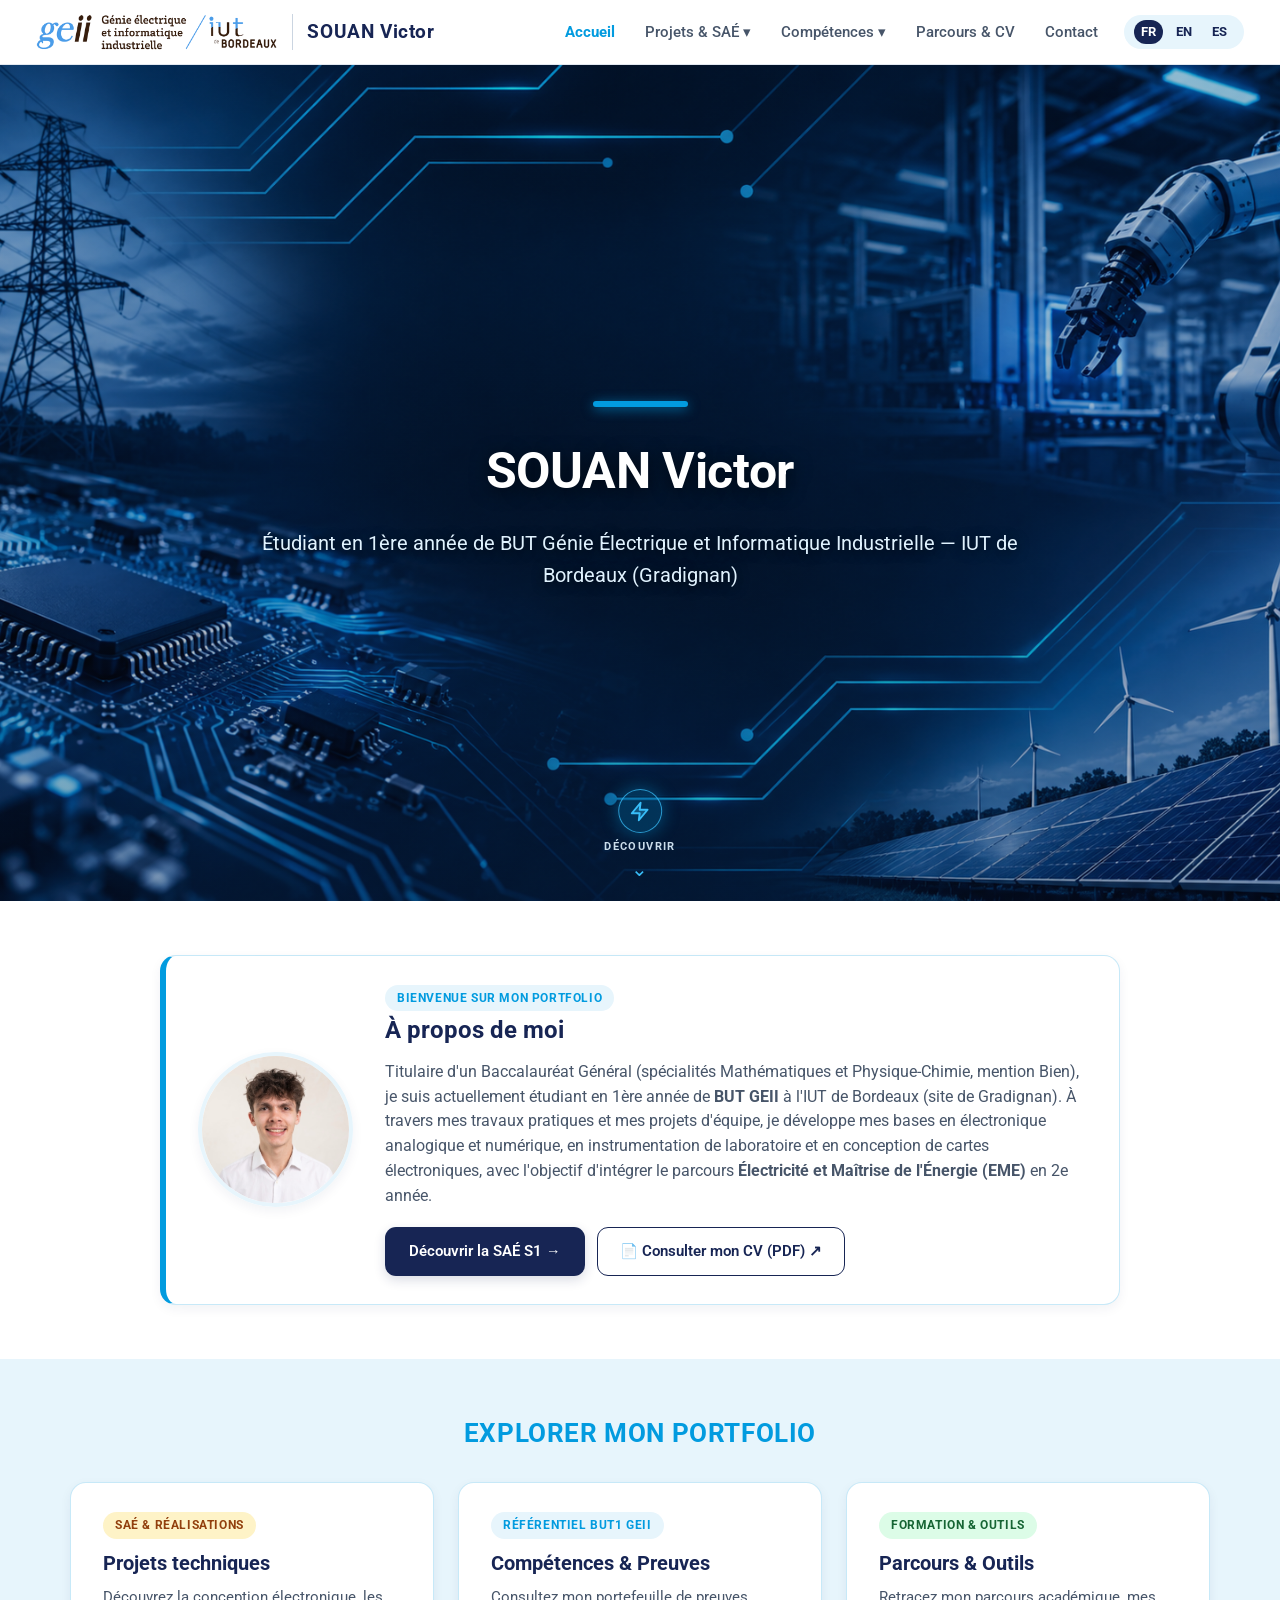
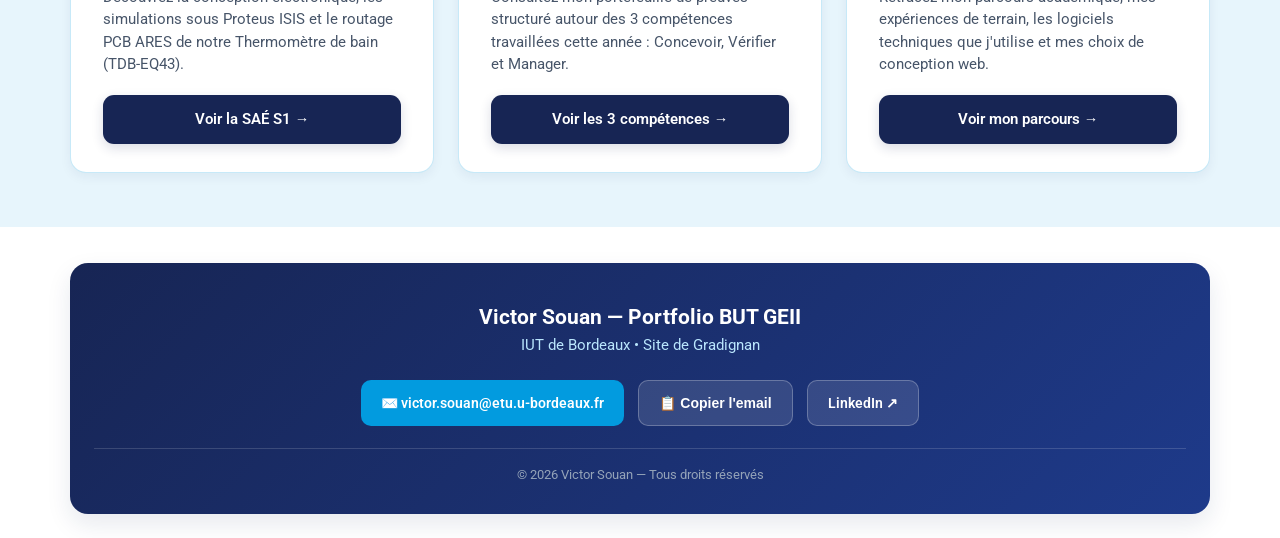
<file: index.html>
<!DOCTYPE html>
<html lang="fr">
<head>
  <meta charset="UTF-8">
  <meta name="viewport" content="width=device-width, initial-scale=1.0">
  <title>SOUAN Victor — Portfolio BUT GEII</title>
  <link href="https://fonts.googleapis.com/css2?family=Open+Sans:wght@400;600;700&family=Roboto:wght@400;500;700&display=swap" rel="stylesheet">
  <link rel="icon" href="logoGEII_retina.png" type="image/png">
  <link rel="apple-touch-icon" href="logoGEII_retina.png">
  <link rel="stylesheet" href="style.css">
  <style>
    .about-card {
      max-width: 960px;
      margin: 0 auto;
      display: flex;
      align-items: center;
      gap: 32px;
      border-left: 6px solid var(--primary);
    }

    .profile-photo {
      width: 155px;
      height: 155px;
      border-radius: 50%;
      object-fit: cover;
      border: 4px solid var(--bg-ice);
      box-shadow: var(--shadow-sm);
      flex-shrink: 0;
    }

    .about-card h2 {
      color: var(--navy);
      font-size: 24px;
      margin-bottom: 10px;
    }

    .about-card p {
      color: var(--text-muted);
      font-size: 15.5px;
      margin-bottom: 18px;
      line-height: 1.6;
    }

    .quick-grid {
      display: grid;
      grid-template-columns: repeat(3, 1fr);
      gap: 24px;
    }

    .quick-card {
      display: flex;
      flex-direction: column;
      justify-content: space-between;
      gap: 18px;
    }

    .quick-card h3 {
      color: var(--navy);
      font-size: 20px;
      margin-top: 8px;
    }

    .quick-card p {
      font-size: 14.5px;
      color: var(--text-muted);
      line-height: 1.55;
    }

    @media (max-width: 820px) {
      .about-card { flex-direction: column; text-align: center; }
      .quick-grid { grid-template-columns: 1fr; }
    }
  </style>
</head>
<body>

  <header>
    <a href="index.html" class="brand">
      <img src="logoGEII_retina.png" alt="Logo GEII IUT de Bordeaux" class="brand-logo">
      <span>SOUAN Victor</span>
    </a>
    <button class="menu-toggle" aria-label="Menu">☰</button>
    <nav>
      <ul>
        <li><a href="index.html" class="active">Accueil</a></li>
        <li>
          <a href="projets.html">Projets &amp; SAÉ ▾</a>
          <ul class="dropdown-menu">
            <li><a href="projets.html">Tous les projets</a></li>
            <li><a href="sae-s1.html">SAÉ S1 — Thermomètre de bain</a></li>
          </ul>
        </li>
        <li>
          <a href="competences.html">Compétences ▾</a>
          <ul class="dropdown-menu">
            <li><a href="competences.html">Vue d'ensemble</a></li>
            <li><a href="comp-concevoir.html">Concevoir (C.1 à C.4)</a></li>
            <li><a href="comp-verifier.html">Vérifier (V.1 à V.2)</a></li>
            <li><a href="comp-manager.html">Manager (G.1 à G.3)</a></li>
          </ul>
        </li>
        <li><a href="parcours.html">Parcours &amp; CV</a></li>
        <li><a href="contact.html">Contact</a></li>
        <li class="lang-switch">
          <a href="index.html" class="active-lang">FR</a>
          <a href="index-en.html">EN</a>
          <a href="index-es.html">ES</a>
        </li>
      </ul>
    </nav>
  </header>

  <section class="hero">
    <div class="hero-bar"></div>
    <h1>SOUAN Victor</h1>
    <p>Étudiant en 1ère année de BUT Génie Électrique et Informatique Industrielle — IUT de Bordeaux (Gradignan)</p>

    <a href="#about" class="scroll-cue" aria-label="Descendre vers la présentation">
      <span class="scroll-cue-badge">
        <svg class="bolt-icon" viewBox="0 0 24 24" fill="none" stroke="currentColor" stroke-width="2.2" stroke-linecap="round" stroke-linejoin="round">
          <polygon points="13 2 3 14 12 14 11 22 21 10 12 10 13 2"></polygon>
        </svg>
      </span>
      <span class="scroll-cue-text">Découvrir</span>
      <span class="scroll-cue-arrow">⌄</span>
    </a>
  </section>

  <div class="container" id="about">
    <div class="card about-card reveal">
      <img src="photo-victor.jpg" alt="Photo de profil de Victor Souan" class="profile-photo">
      <div>
        <span class="badge badge-blue">Bienvenue sur mon portfolio</span>
        <h2>À propos de moi</h2>
        <p>
          Titulaire d'un Baccalauréat Général (spécialités Mathématiques et Physique-Chimie, mention Bien), je suis actuellement étudiant en 1ère année de <strong>BUT GEII</strong> à l'IUT de Bordeaux (site de Gradignan). À travers mes travaux pratiques et mes projets d'équipe, je développe mes bases en électronique analogique et numérique, en instrumentation de laboratoire et en conception de cartes électroniques, avec l'objectif d'intégrer le parcours <strong>Électricité et Maîtrise de l'Énergie (EME)</strong> en 2e année.
        </p>
        <div style="display: flex; flex-wrap: wrap; gap: 12px;">
          <a href="sae-s1.html" class="btn-navy">Découvrir la SAÉ S1 →</a>
          <a href="https://drive.google.com/file/d/1WzoYddrsvxdekkOzyr0ID587YM53Q3Lj/view?usp=sharing" target="_blank" rel="noopener noreferrer" class="btn-outline">📄 Consulter mon CV (PDF) ↗</a>
        </div>
      </div>
    </div>
  </div>

  <section class="section-ice">
    <div style="max-width: 1140px; margin: 0 auto;">
      <h2 class="section-title reveal">Explorer mon portfolio</h2>
      <div class="quick-grid">
        <div class="card quick-card reveal">
          <div>
            <span class="badge badge-amber">SAÉ &amp; Réalisations</span>
            <h3>Projets techniques</h3>
            <p style="margin-top: 8px;">Découvrez la conception électronique, les simulations sous Proteus ISIS et le routage PCB ARES de notre Thermomètre de bain (TDB-EQ43).</p>
          </div>
          <a href="sae-s1.html" class="btn-navy" style="width: 100%;">Voir la SAÉ S1 →</a>
        </div>

        <div class="card quick-card reveal">
          <div>
            <span class="badge badge-blue">Référentiel BUT1 GEII</span>
            <h3>Compétences &amp; Preuves</h3>
            <p style="margin-top: 8px;">Consultez mon portefeuille de preuves structuré autour des 3 compétences travaillées cette année : Concevoir, Vérifier et Manager.</p>
          </div>
          <a href="competences.html" class="btn-navy" style="width: 100%;">Voir les 3 compétences →</a>
        </div>

        <div class="card quick-card reveal">
          <div>
            <span class="badge badge-green">Formation &amp; Outils</span>
            <h3>Parcours &amp; Outils</h3>
            <p style="margin-top: 8px;">Retracez mon parcours académique, mes expériences de terrain, les logiciels techniques que j'utilise et mes choix de conception web.</p>
          </div>
          <a href="parcours.html" class="btn-navy" style="width: 100%;">Voir mon parcours →</a>
        </div>
      </div>
    </div>
  </section>

  <footer>
    <div class="footer-card">
      <h3 style="font-size: 21px;">Victor Souan — Portfolio BUT GEII</h3>
      <p style="font-size: 14.5px; color: #bae6fd;">IUT de Bordeaux • Site de Gradignan</p>
      <div class="footer-actions">
        <a href="mailto:victor.souan@etu.u-bordeaux.fr" class="footer-btn btn-mail">✉️ victor.souan@etu.u-bordeaux.fr</a>
        <button class="footer-btn btn-in" data-copy-email="victor.souan@etu.u-bordeaux.fr">📋 Copier l'email</button>
        <a href="https://www.linkedin.com/in/victor-souan/" target="_blank" rel="noopener noreferrer" class="footer-btn btn-in">LinkedIn ↗</a>
      </div>
      <p style="font-size: 13px; color: #94a3b8; border-top: 1px solid rgba(255,255,255,0.15); padding-top: 16px;">© 2026 Victor Souan — Tous droits réservés</p>
    </div>
  </footer>

  <button id="backToTop" title="Haut de page">↑</button>
  <script src="script.js"></script>
</body>
</html>
</file>
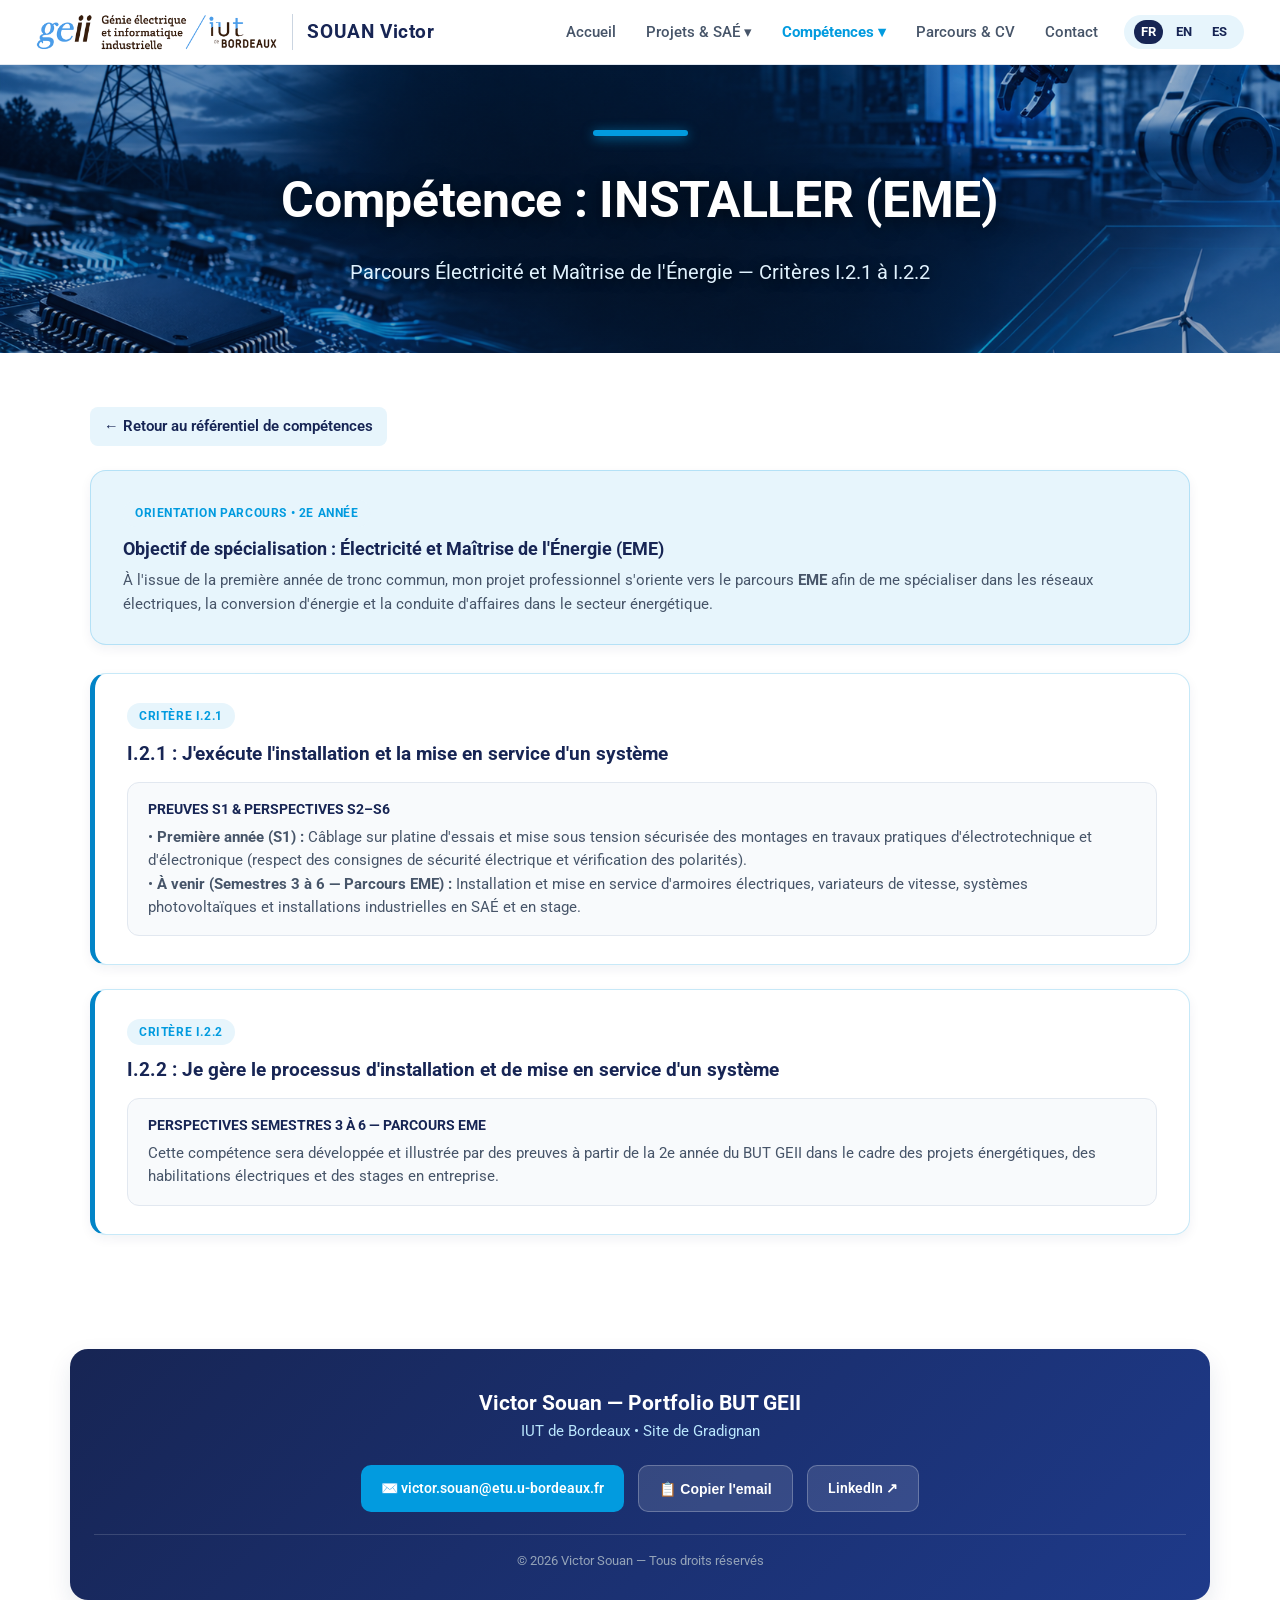
<file: comp-installer.html>
<!DOCTYPE html>
<html lang="fr">
<head>
  <meta charset="UTF-8">
  <meta name="viewport" content="width=device-width, initial-scale=1.0">
  <title>Compétence INSTALLER (EME) — SOUAN Victor</title>
  <link href="https://fonts.googleapis.com/css2?family=Open+Sans:wght@400;600;700&family=Roboto:wght@400;500;700&display=swap" rel="stylesheet">
  <link rel="stylesheet" href="style.css">
  <style>
    .hero-sub { min-height: 260px !important; padding: 65px 20px !important; }
    .breadcrumb {
      display: inline-flex; align-items: center; gap: 8px; text-decoration: none;
      color: var(--navy); font-weight: 600; font-size: 14.5px; margin-bottom: 24px;
      padding: 8px 14px; background: var(--bg-ice); border-radius: 8px; transition: 0.2s;
    }
    .breadcrumb:hover { background: var(--primary); color: #ffffff; }
    .ac-detail-card { margin-bottom: 24px; border-left: 5px solid #0284c7; }
    .ac-detail-card h2 { color: var(--navy); font-size: 19px; margin: 10px 0 12px; }
    .proof-box {
      background: #f8fafc; border: 1px solid #e2e8f0; border-radius: 12px;
      padding: 16px 20px; margin-top: 12px;
    }
    .proof-box h4 { font-size: 13.5px; text-transform: uppercase; color: var(--navy); margin-bottom: 6px; }
    .proof-box p { font-size: 14.5px; color: var(--text-muted); }
  </style>
</head>
<body>

  <header>
    <a href="index.html" class="brand">
      <img src="logoGEII_retina.png" alt="Logo GEII IUT de Bordeaux" class="brand-logo">
      <span>SOUAN Victor</span>
    </a>
    <button class="menu-toggle" aria-label="Menu">☰</button>
    <nav>
      <ul>
        <li><a href="index.html">Accueil</a></li>
        <li>
          <a href="projets.html">Projets &amp; SAÉ ▾</a>
          <ul class="dropdown-menu">
            <li><a href="projets.html">Tous les projets</a></li>
            <li><a href="sae-s1.html">SAÉ S1 — Thermomètre de bain</a></li>
          </ul>
        </li>
        <li>
          <a href="competences.html" class="active">Compétences ▾</a>
          <ul class="dropdown-menu">
            <li><a href="competences.html">Vue d'ensemble</a></li>
            <li><a href="comp-concevoir.html">Concevoir (C.1 à C.4)</a></li>
            <li><a href="comp-verifier.html">Vérifier (V.1 à V.2)</a></li>
            <li><a href="comp-maintenir.html">Maintenir (M.1 à M.2)</a></li>
            <li><a href="comp-installer.html">Installer — EME (I.2)</a></li>
            <li><a href="comp-manager.html">Manager (G.1 à G.3)</a></li>
          </ul>
        </li>
        <li><a href="parcours.html">Parcours &amp; CV</a></li>
        <li><a href="contact.html">Contact</a></li>
        <li class="lang-switch">
          <a href="index.html" class="active-lang">FR</a>
          <a href="index-en.html">EN</a>
          <a href="index-es.html">ES</a>
        </li>
      </ul>
    </nav>
  </header>

  <section class="hero hero-sub">
    <div class="hero-bar"></div>
    <h1>Compétence : INSTALLER (EME)</h1>
    <p>Parcours Électricité et Maîtrise de l'Énergie — Critères I.2.1 à I.2.2</p>
  </section>

  <div class="container">
    <a href="competences.html" class="breadcrumb">← Retour au référentiel de compétences</a>

    <div class="card reveal" style="background: var(--bg-ice); margin-bottom: 28px;">
      <span class="badge badge-blue">Orientation Parcours • 2e Année</span>
      <h3 style="color: var(--navy); font-size: 18px; margin-top: 8px;">Objectif de spécialisation : Électricité et Maîtrise de l'Énergie (EME)</h3>
      <p style="font-size: 14.5px; color: var(--text-muted); margin-top: 6px;">
        À l'issue de la première année de tronc commun, mon projet professionnel s'oriente vers le parcours <strong>EME</strong> afin de me spécialiser dans les réseaux électriques, la conversion d'énergie et la conduite d'affaires dans le secteur énergétique.
      </p>
    </div>

    <div class="card ac-detail-card reveal">
      <span class="badge badge-blue">Critère I.2.1</span>
      <h2>I.2.1 : J'exécute l'installation et la mise en service d'un système</h2>
      <div class="proof-box">
        <h4>Preuves S1 &amp; Perspectives S2–S6</h4>
        <p>• <strong>Première année (S1) :</strong> Câblage sur platine d'essais et mise sous tension sécurisée des montages en travaux pratiques d'électrotechnique et d'électronique (respect des consignes de sécurité électrique et vérification des polarités).<br>
           • <strong>À venir (Semestres 3 à 6 — Parcours EME) :</strong> Installation et mise en service d'armoires électriques, variateurs de vitesse, systèmes photovoltaïques et installations industrielles en SAÉ et en stage.</p>
      </div>
    </div>

    <div class="card ac-detail-card reveal">
      <span class="badge badge-blue">Critère I.2.2</span>
      <h2>I.2.2 : Je gère le processus d'installation et de mise en service d'un système</h2>
      <div class="proof-box">
        <h4>Perspectives Semestres 3 à 6 — Parcours EME</h4>
        <p>Cette compétence sera développée et illustrée par des preuves à partir de la 2e année du BUT GEII dans le cadre des projets énergétiques, des habilitations électriques et des stages en entreprise.</p>
      </div>
    </div>
  </div>

  <footer>
    <div class="footer-card">
      <h3 style="font-size: 21px;">Victor Souan — Portfolio BUT GEII</h3>
      <p style="font-size: 14.5px; color: #bae6fd;">IUT de Bordeaux • Site de Gradignan</p>
      <div class="footer-actions">
        <a href="mailto:victor.souan@etu.u-bordeaux.fr" class="footer-btn btn-mail">✉️ victor.souan@etu.u-bordeaux.fr</a>
        <button class="footer-btn btn-in" data-copy-email="victor.souan@etu.u-bordeaux.fr">📋 Copier l'email</button>
        <a href="https://www.linkedin.com/in/victor-souan/" target="_blank" rel="noopener noreferrer" class="footer-btn btn-in">LinkedIn ↗</a>
      </div>
      <p style="font-size: 13px; color: #94a3b8; border-top: 1px solid rgba(255,255,255,0.15); padding-top: 16px;">© 2026 Victor Souan — Tous droits réservés</p>
    </div>
  </footer>

  <button id="backToTop" title="Haut de page">↑</button>
  <script src="script.js"></script>
</body>
</html>
</file>
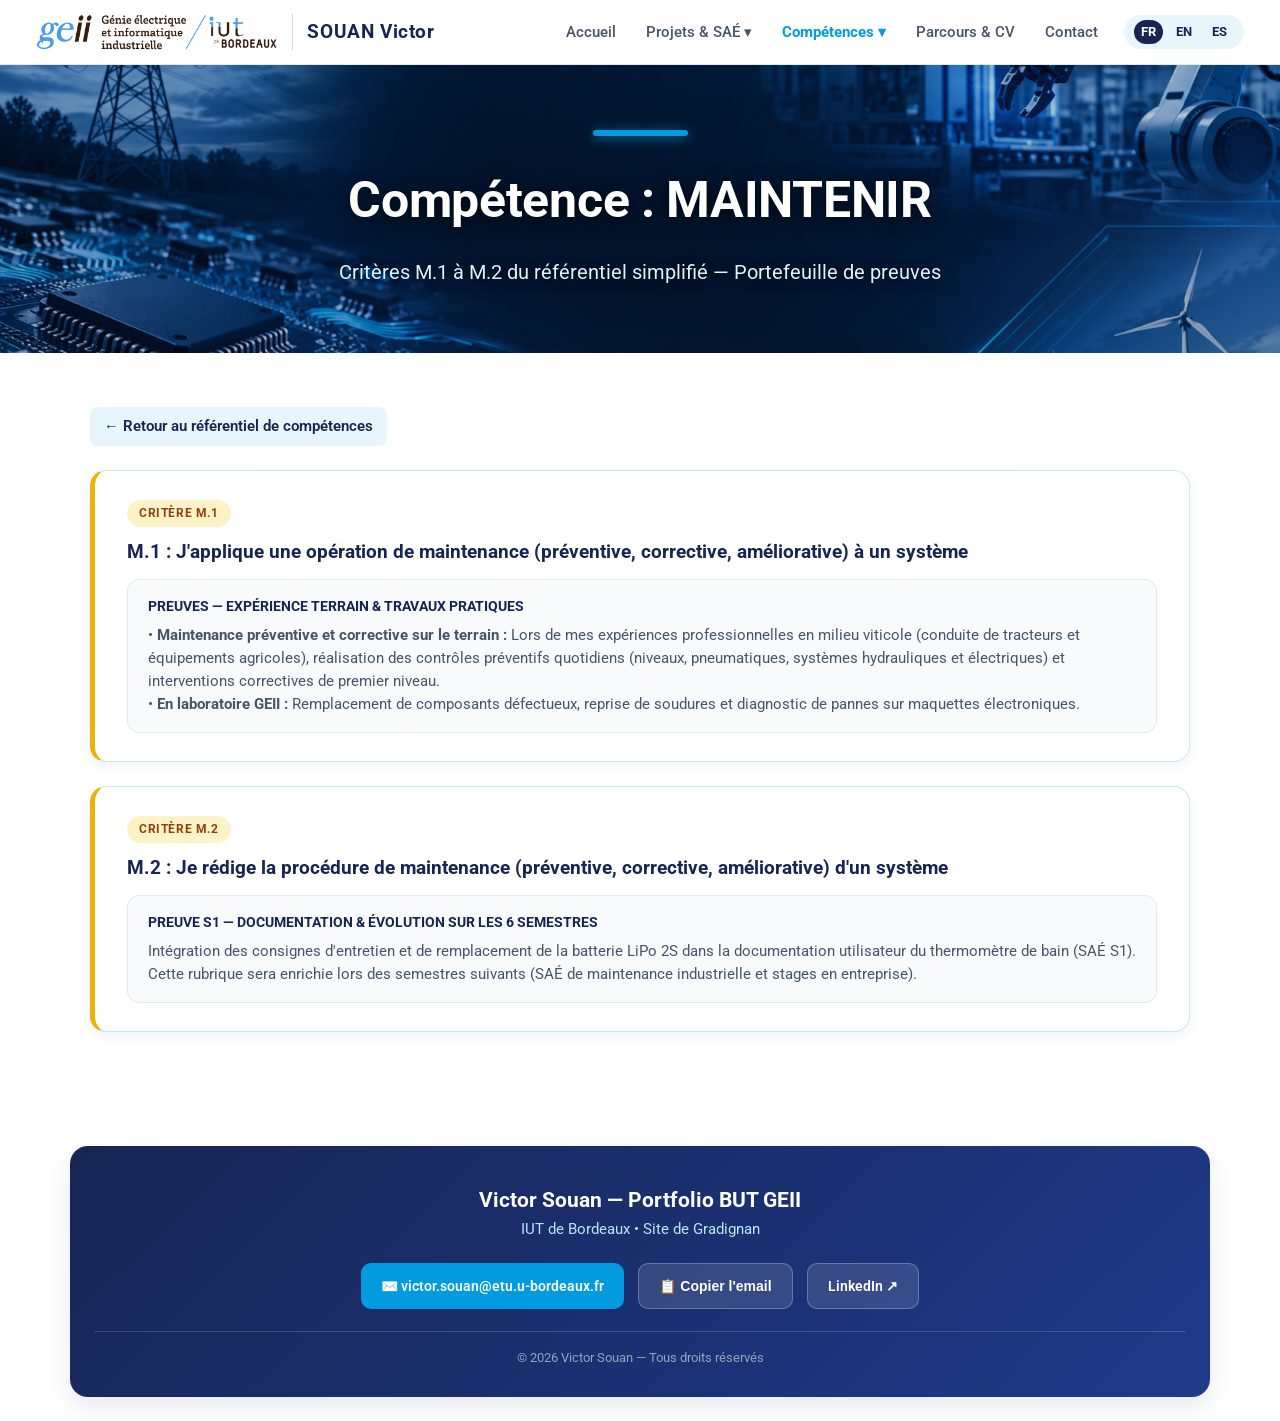
<file: comp-maintenir.html>
<!DOCTYPE html>
<html lang="fr">
<head>
  <meta charset="UTF-8">
  <meta name="viewport" content="width=device-width, initial-scale=1.0">
  <title>Compétence MAINTENIR — SOUAN Victor</title>
  <link href="https://fonts.googleapis.com/css2?family=Open+Sans:wght@400;600;700&family=Roboto:wght@400;500;700&display=swap" rel="stylesheet">
  <link rel="stylesheet" href="style.css">
  <style>
    .hero-sub { min-height: 260px !important; padding: 65px 20px !important; }
    .breadcrumb {
      display: inline-flex; align-items: center; gap: 8px; text-decoration: none;
      color: var(--navy); font-weight: 600; font-size: 14.5px; margin-bottom: 24px;
      padding: 8px 14px; background: var(--bg-ice); border-radius: 8px; transition: 0.2s;
    }
    .breadcrumb:hover { background: var(--primary); color: #ffffff; }
    .ac-detail-card { margin-bottom: 24px; border-left: 5px solid #eab308; }
    .ac-detail-card h2 { color: var(--navy); font-size: 19px; margin: 10px 0 12px; }
    .proof-box {
      background: #f8fafc; border: 1px solid #e2e8f0; border-radius: 12px;
      padding: 16px 20px; margin-top: 12px;
    }
    .proof-box h4 { font-size: 13.5px; text-transform: uppercase; color: var(--navy); margin-bottom: 6px; }
    .proof-box p { font-size: 14.5px; color: var(--text-muted); }
  </style>
</head>
<body>

  <header>
    <a href="index.html" class="brand">
      <img src="logoGEII_retina.png" alt="Logo GEII IUT de Bordeaux" class="brand-logo">
      <span>SOUAN Victor</span>
    </a>
    <button class="menu-toggle" aria-label="Menu">☰</button>
    <nav>
      <ul>
        <li><a href="index.html">Accueil</a></li>
        <li>
          <a href="projets.html">Projets &amp; SAÉ ▾</a>
          <ul class="dropdown-menu">
            <li><a href="projets.html">Tous les projets</a></li>
            <li><a href="sae-s1.html">SAÉ S1 — Thermomètre de bain</a></li>
          </ul>
        </li>
        <li>
          <a href="competences.html" class="active">Compétences ▾</a>
          <ul class="dropdown-menu">
            <li><a href="competences.html">Vue d'ensemble</a></li>
            <li><a href="comp-concevoir.html">Concevoir (C.1 à C.4)</a></li>
            <li><a href="comp-verifier.html">Vérifier (V.1 à V.2)</a></li>
            <li><a href="comp-maintenir.html">Maintenir (M.1 à M.2)</a></li>
            <li><a href="comp-installer.html">Installer — EME (I.2)</a></li>
            <li><a href="comp-manager.html">Manager (G.1 à G.3)</a></li>
          </ul>
        </li>
        <li><a href="parcours.html">Parcours &amp; CV</a></li>
        <li><a href="contact.html">Contact</a></li>
        <li class="lang-switch">
          <a href="index.html" class="active-lang">FR</a>
          <a href="index-en.html">EN</a>
          <a href="index-es.html">ES</a>
        </li>
      </ul>
    </nav>
  </header>

  <section class="hero hero-sub">
    <div class="hero-bar"></div>
    <h1>Compétence : MAINTENIR</h1>
    <p>Critères M.1 à M.2 du référentiel simplifié — Portefeuille de preuves</p>
  </section>

  <div class="container">
    <a href="competences.html" class="breadcrumb">← Retour au référentiel de compétences</a>

    <div class="card ac-detail-card reveal">
      <span class="badge badge-amber">Critère M.1</span>
      <h2>M.1 : J'applique une opération de maintenance (préventive, corrective, améliorative) à un système</h2>
      <div class="proof-box">
        <h4>Preuves — Expérience terrain &amp; Travaux Pratiques</h4>
        <p>• <strong>Maintenance préventive et corrective sur le terrain :</strong> Lors de mes expériences professionnelles en milieu viticole (conduite de tracteurs et équipements agricoles), réalisation des contrôles préventifs quotidiens (niveaux, pneumatiques, systèmes hydrauliques et électriques) et interventions correctives de premier niveau.<br>
           • <strong>En laboratoire GEII :</strong> Remplacement de composants défectueux, reprise de soudures et diagnostic de pannes sur maquettes électroniques.</p>
      </div>
    </div>

    <div class="card ac-detail-card reveal">
      <span class="badge badge-amber">Critère M.2</span>
      <h2>M.2 : Je rédige la procédure de maintenance (préventive, corrective, améliorative) d'un système</h2>
      <div class="proof-box">
        <h4>Preuve S1 — Documentation &amp; Évolution sur les 6 semestres</h4>
        <p>Intégration des consignes d'entretien et de remplacement de la batterie LiPo 2S dans la documentation utilisateur du thermomètre de bain (SAÉ S1). Cette rubrique sera enrichie lors des semestres suivants (SAÉ de maintenance industrielle et stages en entreprise).</p>
      </div>
    </div>
  </div>

  <footer>
    <div class="footer-card">
      <h3 style="font-size: 21px;">Victor Souan — Portfolio BUT GEII</h3>
      <p style="font-size: 14.5px; color: #bae6fd;">IUT de Bordeaux • Site de Gradignan</p>
      <div class="footer-actions">
        <a href="mailto:victor.souan@etu.u-bordeaux.fr" class="footer-btn btn-mail">✉️ victor.souan@etu.u-bordeaux.fr</a>
        <button class="footer-btn btn-in" data-copy-email="victor.souan@etu.u-bordeaux.fr">📋 Copier l'email</button>
        <a href="https://www.linkedin.com/in/victor-souan/" target="_blank" rel="noopener noreferrer" class="footer-btn btn-in">LinkedIn ↗</a>
      </div>
      <p style="font-size: 13px; color: #94a3b8; border-top: 1px solid rgba(255,255,255,0.15); padding-top: 16px;">© 2026 Victor Souan — Tous droits réservés</p>
    </div>
  </footer>

  <button id="backToTop" title="Haut de page">↑</button>
  <script src="script.js"></script>
</body>
</html>
</file>
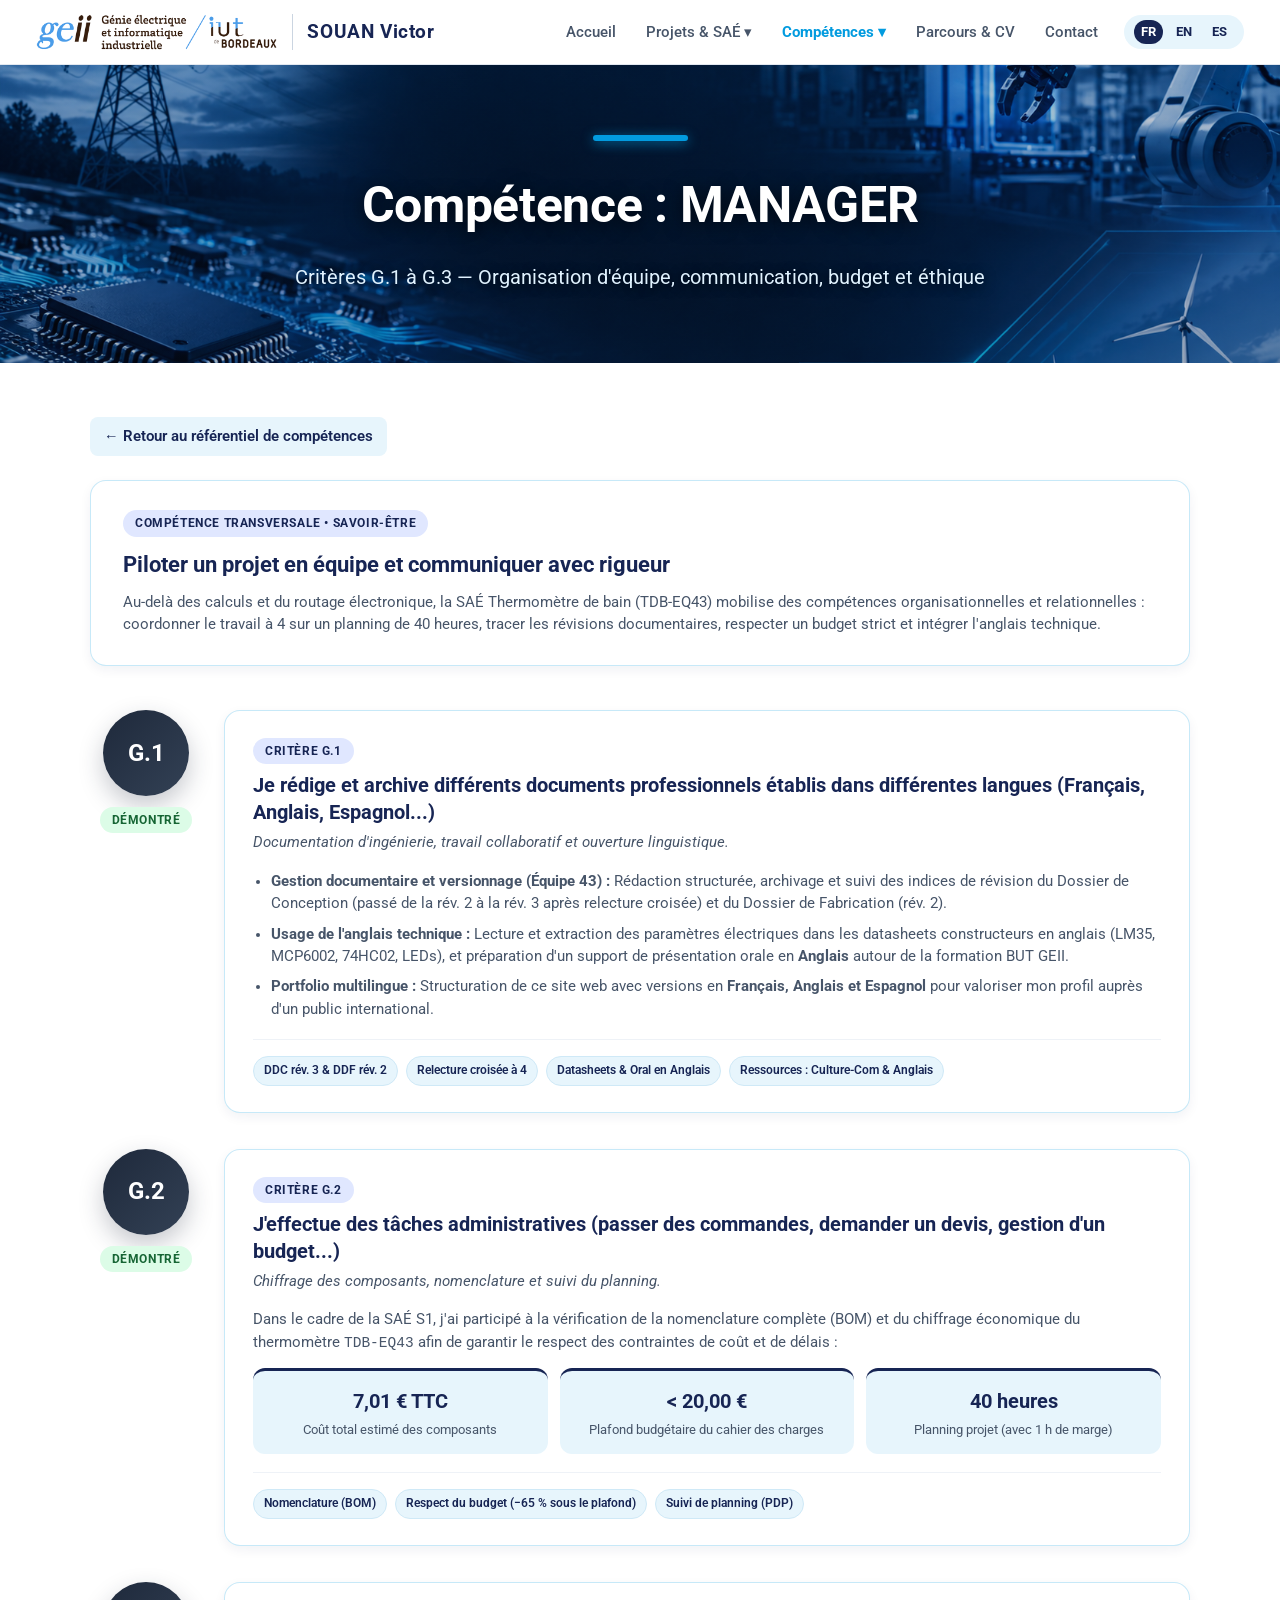
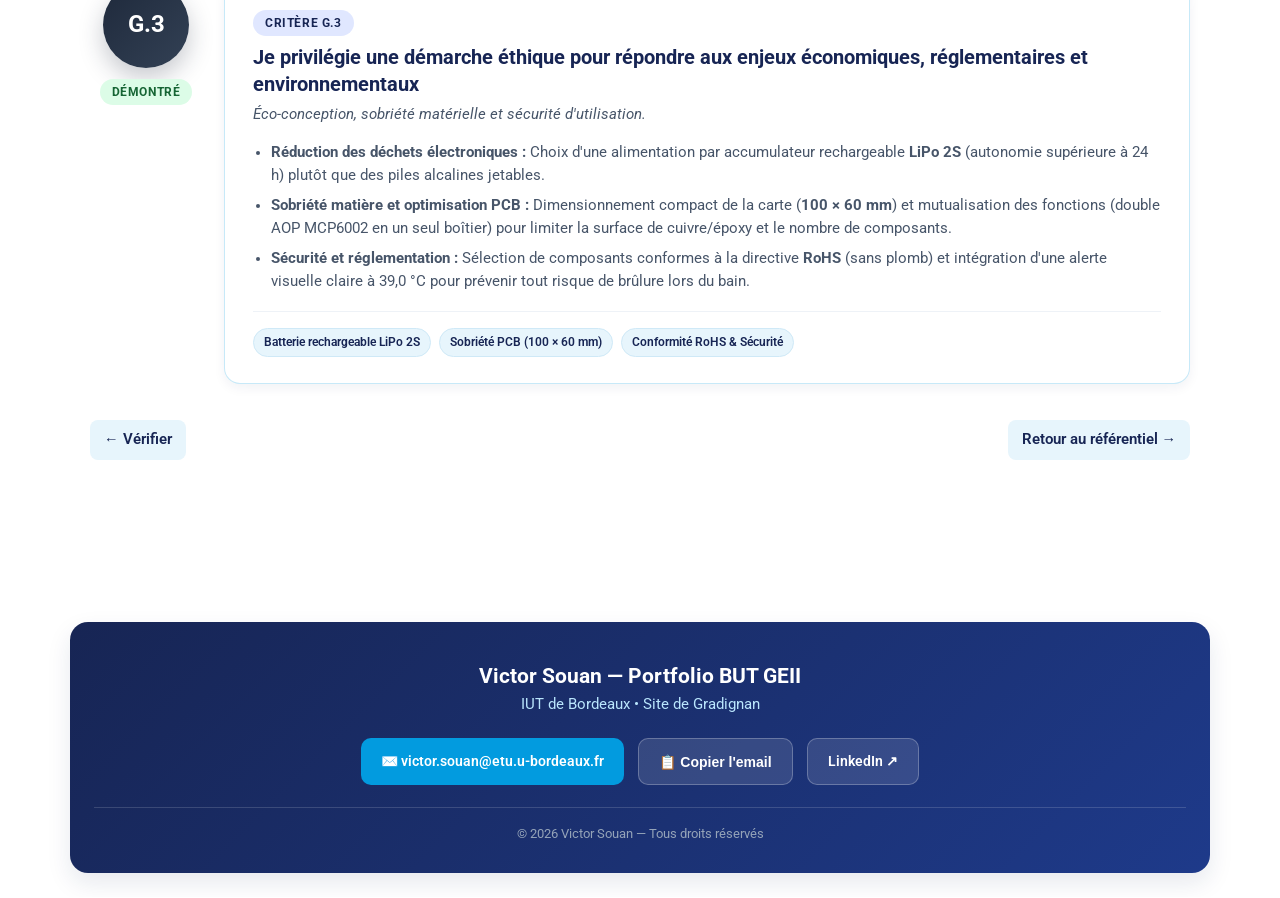
<file: comp-manager.html>
<!DOCTYPE html>
<html lang="fr">
<head>
  <meta charset="UTF-8">
  <meta name="viewport" content="width=device-width, initial-scale=1.0">
  <title>Compétence MANAGER — SOUAN Victor</title>
  <link href="https://fonts.googleapis.com/css2?family=Open+Sans:wght@400;600;700&family=Roboto:wght@400;500;700&display=swap" rel="stylesheet">
  <link rel="stylesheet" href="style.css">
  <style>
    .hero-sub {
      min-height: 280px !important;
      padding: 70px 20px !important;
    }

    .breadcrumb {
      display: inline-flex;
      align-items: center;
      gap: 8px;
      text-decoration: none;
      color: var(--navy);
      font-weight: 600;
      font-size: 14.5px;
      margin-bottom: 24px;
      padding: 8px 14px;
      background: var(--bg-ice);
      border-radius: 8px;
      transition: 0.2s;
    }

    .breadcrumb:hover {
      background: var(--primary);
      color: #ffffff;
    }

    .overview {
      margin-bottom: 44px;
    }

    .overview h2 {
      color: var(--navy);
      font-size: 22px;
      margin: 10px 0 10px;
    }

    .overview p {
      font-size: 14.5px;
      color: var(--text-muted);
      line-height: 1.55;
    }

    .crit {
      display: grid;
      grid-template-columns: 112px 1fr;
      gap: 22px;
      margin-bottom: 36px;
    }

    .crit-side {
      text-align: center;
      position: sticky;
      top: 100px;
      align-self: start;
    }

    .crit-code {
      width: 86px;
      height: 86px;
      border-radius: 50%;
      background: linear-gradient(135deg, #1e293b, #334155);
      color: #ffffff;
      display: flex;
      align-items: center;
      justify-content: center;
      font-size: 24px;
      font-weight: 700;
      margin: 0 auto 10px;
      box-shadow: 0 10px 24px rgba(30, 41, 59, 0.25);
    }

    .crit-body {
      padding: 26px 28px;
    }

    .crit-body h2 {
      color: var(--navy);
      font-size: 20px;
      margin: 8px 0 6px;
      line-height: 1.35;
    }

    .crit-def {
      font-size: 13.5px;
      font-style: italic;
      color: #64748b;
      margin-bottom: 16px;
    }

    .crit-body p,
    .crit-body li {
      font-size: 14.5px;
      color: var(--text-muted);
      line-height: 1.55;
    }

    .crit-body ul {
      padding-left: 18px;
      margin-top: 8px;
    }

    .crit-body li {
      margin-bottom: 8px;
    }

    .tiles-3 {
      display: grid;
      grid-template-columns: repeat(3, 1fr);
      gap: 12px;
      margin-top: 14px;
    }

    .tile {
      background: var(--bg-ice);
      border-radius: 12px;
      padding: 14px;
      text-align: center;
      border-top: 3px solid var(--navy);
    }

    .tile strong {
      display: block;
      font-size: 20px;
      color: var(--navy);
    }

    .tile span {
      display: block;
      font-size: 12.5px;
      color: var(--text-muted);
      margin-top: 3px;
    }

    .chips {
      display: flex;
      flex-wrap: wrap;
      gap: 8px;
      margin-top: 18px;
      padding-top: 16px;
      border-top: 1px solid #eef2f7;
    }

    .chip {
      font-size: 12px;
      font-weight: 600;
      padding: 4px 10px;
      border-radius: 999px;
      background: var(--bg-ice);
      color: var(--navy);
      border: 1px solid #cfe9f7;
    }

    .pager {
      display: flex;
      justify-content: space-between;
      gap: 12px;
      flex-wrap: wrap;
      margin: 10px 0 48px;
    }

    @media (max-width: 900px) {
      .tiles-3 { grid-template-columns: 1fr; }
      .crit { grid-template-columns: 1fr; }
      .crit-side { position: static; display: flex; align-items: center; gap: 14px; text-align: left; }
      .crit-code { margin: 0; width: 64px; height: 64px; font-size: 19px; flex: 0 0 auto; }
    }
  </style>
</head>
<body>

  <header>
    <a href="index.html" class="brand">
      <img src="logoGEII_retina.png" alt="Logo GEII IUT de Bordeaux" class="brand-logo">
      <span>SOUAN Victor</span>
    </a>
    <button class="menu-toggle" aria-label="Menu">☰</button>
    <nav>
      <ul>
        <li><a href="index.html">Accueil</a></li>
        <li>
          <a href="projets.html">Projets &amp; SAÉ ▾</a>
          <ul class="dropdown-menu">
            <li><a href="projets.html">Tous les projets</a></li>
            <li><a href="sae-s1.html">SAÉ S1 — Thermomètre de bain</a></li>
          </ul>
        </li>
        <li>
          <a href="competences.html" class="active">Compétences ▾</a>
          <ul class="dropdown-menu">
            <li><a href="competences.html">Vue d'ensemble</a></li>
            <li><a href="comp-concevoir.html">Concevoir (C.1 à C.4)</a></li>
            <li><a href="comp-verifier.html">Vérifier (V.1 à V.2)</a></li>
            <li><a href="comp-manager.html">Manager (G.1 à G.3)</a></li>
          </ul>
        </li>
        <li><a href="parcours.html">Parcours &amp; CV</a></li>
        <li><a href="contact.html">Contact</a></li>
        <li class="lang-switch">
          <a href="index.html" class="active-lang">FR</a>
          <a href="index-en.html">EN</a>
          <a href="index-es.html">ES</a>
        </li>
      </ul>
    </nav>
  </header>

  <section class="hero hero-sub">
    <div class="hero-bar"></div>
    <h1>Compétence : MANAGER</h1>
    <p>Critères G.1 à G.3 — Organisation d'équipe, communication, budget et éthique</p>
  </section>

  <div class="container">
    <a href="competences.html" class="breadcrumb">← Retour au référentiel de compétences</a>

    <div class="card overview reveal">
      <span class="badge badge-navy">Compétence transversale • Savoir-être</span>
      <h2>Piloter un projet en équipe et communiquer avec rigueur</h2>
      <p>
        Au-delà des calculs et du routage électronique, la SAÉ Thermomètre de bain (TDB-EQ43) mobilise des compétences organisationnelles et relationnelles : coordonner le travail à 4 sur un planning de 40 heures, tracer les révisions documentaires, respecter un budget strict et intégrer l'anglais technique.
      </p>
    </div>

    <!-- G.1 -->
    <section class="crit reveal" id="g1">
      <div class="crit-side">
        <div class="crit-code">G.1</div>
        <span class="badge badge-green">Démontré</span>
      </div>
      <div class="card crit-body">
        <span class="badge badge-navy">Critère G.1</span>
        <h2>Je rédige et archive différents documents professionnels établis dans différentes langues (Français, Anglais, Espagnol...)</h2>
        <p class="crit-def">Documentation d'ingénierie, travail collaboratif et ouverture linguistique.</p>

        <ul>
          <li><strong>Gestion documentaire et versionnage (Équipe 43) :</strong> Rédaction structurée, archivage et suivi des indices de révision du Dossier de Conception (passé de la rév. 2 à la rév. 3 après relecture croisée) et du Dossier de Fabrication (rév. 2).</li>
          <li><strong>Usage de l'anglais technique :</strong> Lecture et extraction des paramètres électriques dans les datasheets constructeurs en anglais (LM35, MCP6002, 74HC02, LEDs), et préparation d'un support de présentation orale en <strong>Anglais</strong> autour de la formation BUT GEII.</li>
          <li><strong>Portfolio multilingue :</strong> Structuration de ce site web avec versions en <strong>Français, Anglais et Espagnol</strong> pour valoriser mon profil auprès d'un public international.</li>
        </ul>

        <div class="chips">
          <span class="chip">DDC rév. 3 &amp; DDF rév. 2</span>
          <span class="chip">Relecture croisée à 4</span>
          <span class="chip">Datasheets &amp; Oral en Anglais</span>
          <span class="chip">Ressources : Culture-Com &amp; Anglais</span>
        </div>
      </div>
    </section>

    <!-- G.2 -->
    <section class="crit reveal" id="g2">
      <div class="crit-side">
        <div class="crit-code">G.2</div>
        <span class="badge badge-green">Démontré</span>
      </div>
      <div class="card crit-body">
        <span class="badge badge-navy">Critère G.2</span>
        <h2>J'effectue des tâches administratives (passer des commandes, demander un devis, gestion d'un budget...)</h2>
        <p class="crit-def">Chiffrage des composants, nomenclature et suivi du planning.</p>

        <p>
          Dans le cadre de la SAÉ S1, j'ai participé à la vérification de la nomenclature complète (BOM) et du chiffrage économique du thermomètre <code>TDB-EQ43</code> afin de garantir le respect des contraintes de coût et de délais :
        </p>

        <div class="tiles-3">
          <div class="tile"><strong>7,01 € TTC</strong><span>Coût total estimé des composants</span></div>
          <div class="tile"><strong>&lt; 20,00 €</strong><span>Plafond budgétaire du cahier des charges</span></div>
          <div class="tile"><strong>40 heures</strong><span>Planning projet (avec 1 h de marge)</span></div>
        </div>

        <div class="chips">
          <span class="chip">Nomenclature (BOM)</span>
          <span class="chip">Respect du budget (−65 % sous le plafond)</span>
          <span class="chip">Suivi de planning (PDP)</span>
        </div>
      </div>
    </section>

    <!-- G.3 -->
    <section class="crit reveal" id="g3">
      <div class="crit-side">
        <div class="crit-code">G.3</div>
        <span class="badge badge-green">Démontré</span>
      </div>
      <div class="card crit-body">
        <span class="badge badge-navy">Critère G.3</span>
        <h2>Je privilégie une démarche éthique pour répondre aux enjeux économiques, réglementaires et environnementaux</h2>
        <p class="crit-def">Éco-conception, sobriété matérielle et sécurité d'utilisation.</p>

        <ul>
          <li><strong>Réduction des déchets électroniques :</strong> Choix d'une alimentation par accumulateur rechargeable <strong>LiPo 2S</strong> (autonomie supérieure à 24 h) plutôt que des piles alcalines jetables.</li>
          <li><strong>Sobriété matière et optimisation PCB :</strong> Dimensionnement compact de la carte (<strong>100 × 60 mm</strong>) et mutualisation des fonctions (double AOP MCP6002 en un seul boîtier) pour limiter la surface de cuivre/époxy et le nombre de composants.</li>
          <li><strong>Sécurité et réglementation :</strong> Sélection de composants conformes à la directive <strong>RoHS</strong> (sans plomb) et intégration d'une alerte visuelle claire à 39,0 °C pour prévenir tout risque de brûlure lors du bain.</li>
        </ul>

        <div class="chips">
          <span class="chip">Batterie rechargeable LiPo 2S</span>
          <span class="chip">Sobriété PCB (100 × 60 mm)</span>
          <span class="chip">Conformité RoHS &amp; Sécurité</span>
        </div>
      </div>
    </section>

    <div class="pager">
      <a href="comp-verifier.html" class="breadcrumb">← Vérifier</a>
      <a href="competences.html" class="breadcrumb">Retour au référentiel →</a>
    </div>
  </div>

  <footer>
    <div class="footer-card">
      <h3 style="font-size: 21px;">Victor Souan — Portfolio BUT GEII</h3>
      <p style="font-size: 14.5px; color: #bae6fd;">IUT de Bordeaux • Site de Gradignan</p>
      <div class="footer-actions">
        <a href="mailto:victor.souan@etu.u-bordeaux.fr" class="footer-btn btn-mail">✉️ victor.souan@etu.u-bordeaux.fr</a>
        <button class="footer-btn btn-in" data-copy-email="victor.souan@etu.u-bordeaux.fr">📋 Copier l'email</button>
        <a href="https://www.linkedin.com/in/victor-souan/" target="_blank" rel="noopener noreferrer" class="footer-btn btn-in">LinkedIn ↗</a>
      </div>
      <p style="font-size: 13px; color: #94a3b8; border-top: 1px solid rgba(255,255,255,0.15); padding-top: 16px;">© 2026 Victor Souan — Tous droits réservés</p>
    </div>
  </footer>

  <button id="backToTop" title="Haut de page">↑</button>
  <script src="script.js"></script>
</body>
</html>
</file>
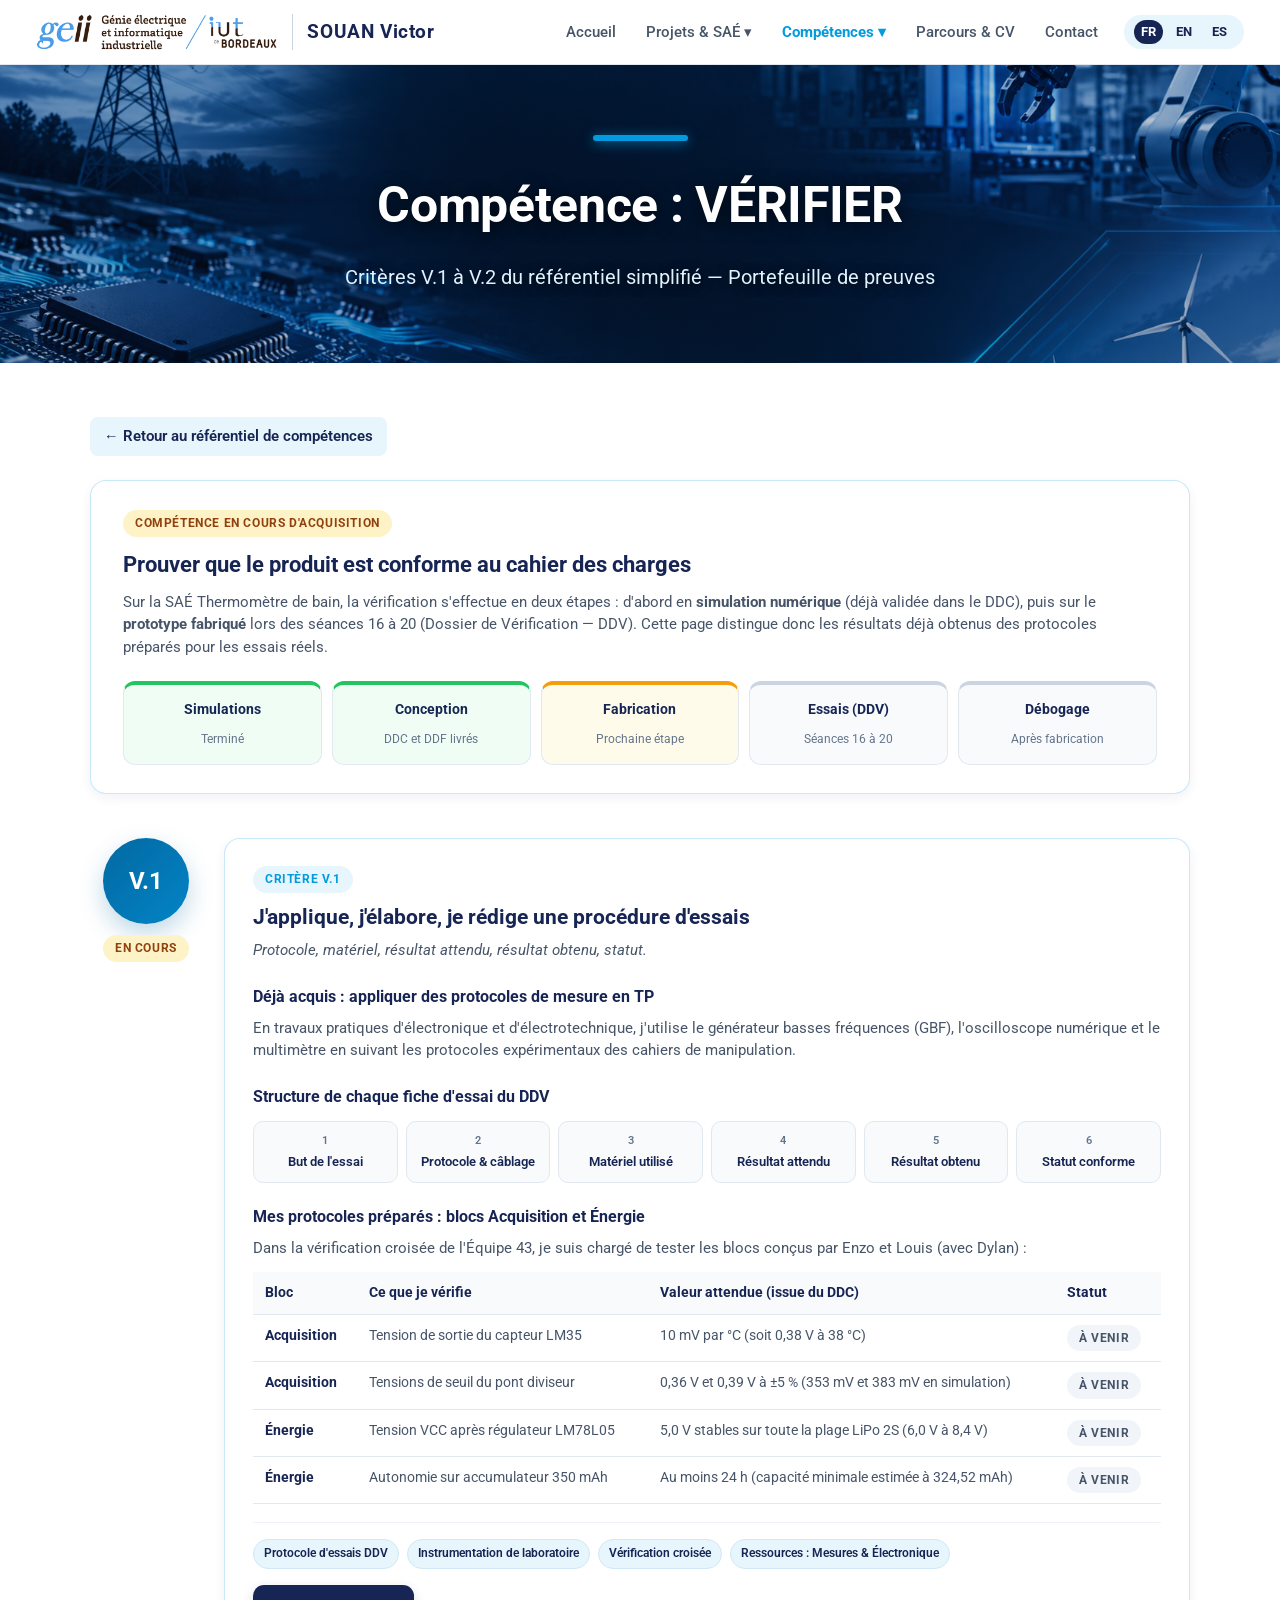
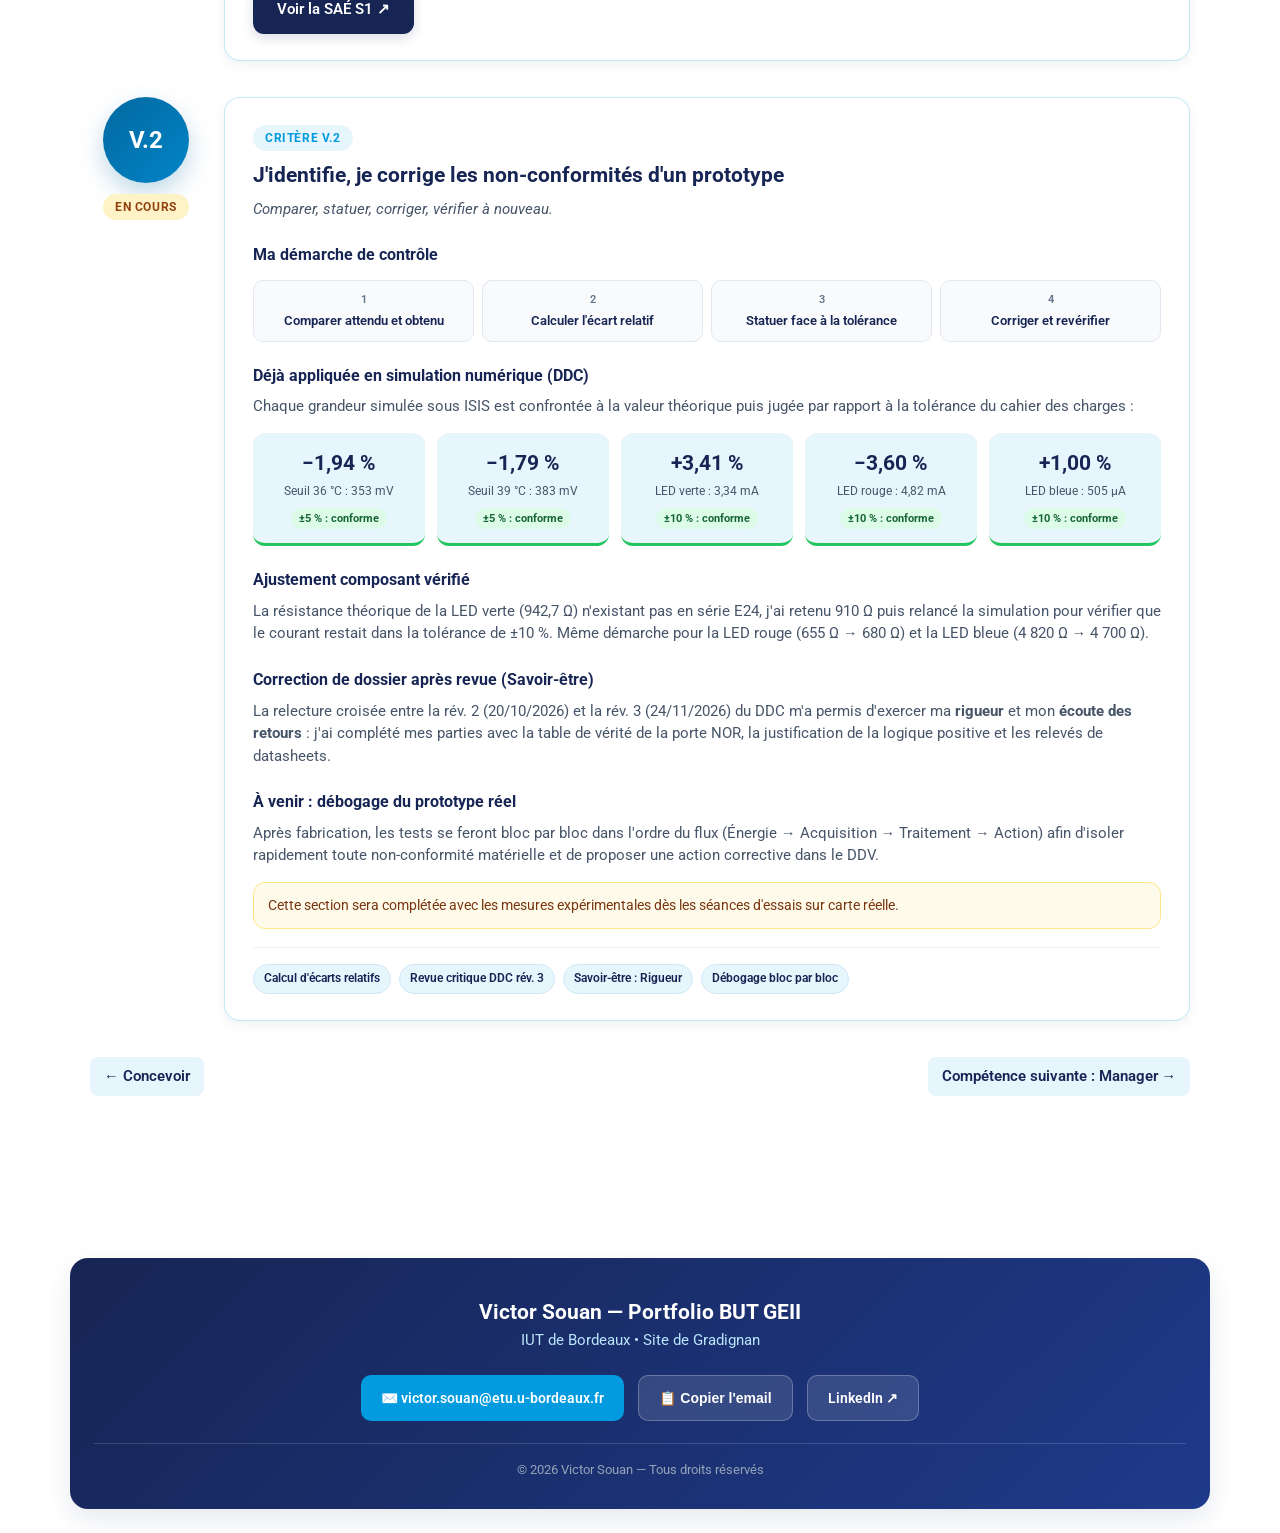
<file: comp-verifier.html>
<!DOCTYPE html>
<html lang="fr">
<head>
  <meta charset="UTF-8">
  <meta name="viewport" content="width=device-width, initial-scale=1.0">
  <title>Compétence VÉRIFIER — SOUAN Victor</title>
  <link href="https://fonts.googleapis.com/css2?family=Open+Sans:wght@400;600;700&family=Roboto:wght@400;500;700&display=swap" rel="stylesheet">
  <link rel="stylesheet" href="style.css">
  <style>
    .hero-sub {
      min-height: 280px !important;
      padding: 70px 20px !important;
    }

    .breadcrumb {
      display: inline-flex;
      align-items: center;
      gap: 8px;
      text-decoration: none;
      color: var(--navy);
      font-weight: 600;
      font-size: 14.5px;
      margin-bottom: 24px;
      padding: 8px 14px;
      background: var(--bg-ice);
      border-radius: 8px;
      transition: 0.2s;
    }

    .breadcrumb:hover {
      background: var(--primary);
      color: #ffffff;
    }

    .overview {
      margin-bottom: 44px;
    }

    .overview h2 {
      color: var(--navy);
      font-size: 22px;
      margin: 10px 0 10px;
    }

    .overview p {
      font-size: 14.5px;
      color: var(--text-muted);
      line-height: 1.55;
    }

    .progress {
      display: grid;
      grid-template-columns: repeat(5, 1fr);
      gap: 10px;
      margin-top: 22px;
    }

    .progress-step {
      text-align: center;
      padding: 14px 8px;
      border-radius: 12px;
      background: #f8fafc;
      border: 1px solid #e2e8f0;
      border-top: 4px solid #cbd5e1;
    }

    .progress-step.done { border-top-color: #22c55e; background: #f0fdf4; }
    .progress-step.next { border-top-color: #f59e0b; background: #fffbeb; }

    .progress-step strong {
      display: block;
      font-size: 13.5px;
      color: var(--navy);
      margin-bottom: 4px;
    }

    .progress-step span {
      font-size: 12px;
      color: #64748b;
    }

    .crit {
      display: grid;
      grid-template-columns: 112px 1fr;
      gap: 22px;
      margin-bottom: 36px;
    }

    .crit-side {
      text-align: center;
      position: sticky;
      top: 100px;
      align-self: start;
    }

    .crit-code {
      width: 86px;
      height: 86px;
      border-radius: 50%;
      background: linear-gradient(135deg, #0369a1, #0284c7);
      color: #ffffff;
      display: flex;
      align-items: center;
      justify-content: center;
      font-size: 24px;
      font-weight: 700;
      margin: 0 auto 10px;
      box-shadow: 0 10px 24px rgba(3, 105, 161, 0.25);
    }

    .crit-body {
      padding: 26px 28px;
    }

    .crit-body h2 {
      color: var(--navy);
      font-size: 21px;
      margin: 8px 0 6px;
    }

    .crit-def {
      font-size: 13.5px;
      font-style: italic;
      color: #64748b;
      margin-bottom: 16px;
    }

    .crit-body p {
      font-size: 14.5px;
      color: var(--text-muted);
      line-height: 1.55;
    }

    .crit-body h3 {
      color: var(--navy);
      font-size: 15.5px;
      margin: 22px 0 8px;
    }

    .chips {
      display: flex;
      flex-wrap: wrap;
      gap: 8px;
      margin-top: 18px;
      padding-top: 16px;
      border-top: 1px solid #eef2f7;
    }

    .chip {
      font-size: 12px;
      font-weight: 600;
      padding: 4px 10px;
      border-radius: 999px;
      background: var(--bg-ice);
      color: var(--navy);
      border: 1px solid #cfe9f7;
    }

    .flow {
      display: grid;
      grid-template-columns: repeat(6, 1fr);
      gap: 8px;
      margin-top: 12px;
    }

    .flow-step {
      text-align: center;
      background: #f8fafc;
      border: 1px solid #e2e8f0;
      border-radius: 10px;
      padding: 10px 6px;
      font-size: 12.5px;
      font-weight: 600;
      color: var(--navy);
    }

    .flow-step em {
      display: block;
      font-style: normal;
      font-size: 11px;
      color: #64748b;
      font-weight: 600;
      margin-bottom: 2px;
    }

    .flow-4 {
      grid-template-columns: repeat(4, 1fr);
    }

    .table-wrap {
      overflow-x: auto;
      margin-top: 12px;
    }

    .test-table {
      width: 100%;
      border-collapse: collapse;
      font-size: 13.5px;
    }

    .test-table th,
    .test-table td {
      text-align: left;
      padding: 10px 12px;
      border-bottom: 1px solid #e2e8f0;
      color: var(--text-muted);
      vertical-align: top;
    }

    .test-table th {
      background: #f8fafc;
      color: var(--navy);
      white-space: nowrap;
    }

    .test-table td:first-child {
      font-weight: 700;
      color: var(--navy);
      white-space: nowrap;
    }

    .tiles {
      display: grid;
      grid-template-columns: repeat(5, 1fr);
      gap: 12px;
      margin-top: 14px;
    }

    .tile {
      background: var(--bg-ice);
      border-radius: 12px;
      padding: 14px 10px;
      text-align: center;
      border-bottom: 3px solid #22c55e;
    }

    .tile strong {
      display: block;
      font-size: 21px;
      color: var(--navy);
    }

    .tile span {
      display: block;
      font-size: 12px;
      color: var(--text-muted);
      margin-top: 2px;
    }

    .tile em {
      display: inline-block;
      margin-top: 6px;
      font-style: normal;
      font-size: 11px;
      font-weight: 700;
      color: #166534;
      background: #dcfce7;
      border-radius: 999px;
      padding: 2px 8px;
    }

    .note {
      margin-top: 14px;
      padding: 12px 14px;
      border-radius: 12px;
      background: #fffbeb;
      border: 1px solid #fde68a;
      font-size: 13.5px;
      color: #78350f;
    }

    .actions {
      display: flex;
      flex-wrap: wrap;
      gap: 12px;
      margin-top: 16px;
    }

    .pager {
      display: flex;
      justify-content: space-between;
      gap: 12px;
      flex-wrap: wrap;
      margin: 10px 0 48px;
    }

    @media (max-width: 900px) {
      .progress { grid-template-columns: 1fr 1fr; }
      .flow, .flow-4 { grid-template-columns: repeat(2, 1fr); }
      .tiles { grid-template-columns: repeat(2, 1fr); }
      .crit { grid-template-columns: 1fr; }
      .crit-side { position: static; display: flex; align-items: center; gap: 14px; text-align: left; }
      .crit-code { margin: 0; width: 64px; height: 64px; font-size: 19px; flex: 0 0 auto; }
    }
  </style>
</head>
<body>

  <header>
    <a href="index.html" class="brand">
      <img src="logoGEII_retina.png" alt="Logo GEII IUT de Bordeaux" class="brand-logo">
      <span>SOUAN Victor</span>
    </a>
    <button class="menu-toggle" aria-label="Menu">☰</button>
    <nav>
      <ul>
        <li><a href="index.html">Accueil</a></li>
        <li>
          <a href="projets.html">Projets &amp; SAÉ ▾</a>
          <ul class="dropdown-menu">
            <li><a href="projets.html">Tous les projets</a></li>
            <li><a href="sae-s1.html">SAÉ S1 — Thermomètre de bain</a></li>
          </ul>
        </li>
        <li>
          <a href="competences.html" class="active">Compétences ▾</a>
          <ul class="dropdown-menu">
            <li><a href="competences.html">Vue d'ensemble</a></li>
            <li><a href="comp-concevoir.html">Concevoir (C.1 à C.4)</a></li>
            <li><a href="comp-verifier.html">Vérifier (V.1 à V.2)</a></li>
            <li><a href="comp-manager.html">Manager (G.1 à G.3)</a></li>
          </ul>
        </li>
        <li><a href="parcours.html">Parcours &amp; CV</a></li>
        <li><a href="contact.html">Contact</a></li>
        <li class="lang-switch">
          <a href="index.html" class="active-lang">FR</a>
          <a href="index-en.html">EN</a>
          <a href="index-es.html">ES</a>
        </li>
      </ul>
    </nav>
  </header>

  <section class="hero hero-sub">
    <div class="hero-bar"></div>
    <h1>Compétence : VÉRIFIER</h1>
    <p>Critères V.1 à V.2 du référentiel simplifié — Portefeuille de preuves</p>
  </section>

  <div class="container">
    <a href="competences.html" class="breadcrumb">← Retour au référentiel de compétences</a>

    <div class="card overview reveal">
      <span class="badge badge-amber">Compétence en cours d'acquisition</span>
      <h2>Prouver que le produit est conforme au cahier des charges</h2>
      <p>
        Sur la SAÉ Thermomètre de bain, la vérification s'effectue en deux étapes : d'abord en <strong>simulation numérique</strong> (déjà validée dans le DDC), puis sur le <strong>prototype fabriqué</strong> lors des séances 16 à 20 (Dossier de Vérification — DDV). Cette page distingue donc les résultats déjà obtenus des protocoles préparés pour les essais réels.
      </p>

      <div class="progress">
        <div class="progress-step done"><strong>Simulations</strong><span>Terminé</span></div>
        <div class="progress-step done"><strong>Conception</strong><span>DDC et DDF livrés</span></div>
        <div class="progress-step next"><strong>Fabrication</strong><span>Prochaine étape</span></div>
        <div class="progress-step"><strong>Essais (DDV)</strong><span>Séances 16 à 20</span></div>
        <div class="progress-step"><strong>Débogage</strong><span>Après fabrication</span></div>
      </div>
    </div>

    <!-- V.1 -->
    <section class="crit reveal" id="v1">
      <div class="crit-side">
        <div class="crit-code">V.1</div>
        <span class="badge badge-amber">En cours</span>
      </div>
      <div class="card crit-body">
        <span class="badge badge-blue">Critère V.1</span>
        <h2>J'applique, j'élabore, je rédige une procédure d'essais</h2>
        <p class="crit-def">Protocole, matériel, résultat attendu, résultat obtenu, statut.</p>

        <h3>Déjà acquis : appliquer des protocoles de mesure en TP</h3>
        <p>
          En travaux pratiques d'électronique et d'électrotechnique, j'utilise le générateur basses fréquences (GBF), l'oscilloscope numérique et le multimètre en suivant les protocoles expérimentaux des cahiers de manipulation.
        </p>

        <h3>Structure de chaque fiche d'essai du DDV</h3>
        <div class="flow">
          <div class="flow-step"><em>1</em>But de l'essai</div>
          <div class="flow-step"><em>2</em>Protocole &amp; câblage</div>
          <div class="flow-step"><em>3</em>Matériel utilisé</div>
          <div class="flow-step"><em>4</em>Résultat attendu</div>
          <div class="flow-step"><em>5</em>Résultat obtenu</div>
          <div class="flow-step"><em>6</em>Statut conforme</div>
        </div>

        <h3>Mes protocoles préparés : blocs Acquisition et Énergie</h3>
        <p>Dans la vérification croisée de l'Équipe 43, je suis chargé de tester les blocs conçus par Enzo et Louis (avec Dylan) :</p>
        <div class="table-wrap">
          <table class="test-table">
            <thead>
              <tr><th>Bloc</th><th>Ce que je vérifie</th><th>Valeur attendue (issue du DDC)</th><th>Statut</th></tr>
            </thead>
            <tbody>
              <tr>
                <td>Acquisition</td>
                <td>Tension de sortie du capteur LM35</td>
                <td>10 mV par °C (soit 0,38 V à 38 °C)</td>
                <td><span class="badge badge-gray">À venir</span></td>
              </tr>
              <tr>
                <td>Acquisition</td>
                <td>Tensions de seuil du pont diviseur</td>
                <td>0,36 V et 0,39 V à ±5 % (353 mV et 383 mV en simulation)</td>
                <td><span class="badge badge-gray">À venir</span></td>
              </tr>
              <tr>
                <td>Énergie</td>
                <td>Tension VCC après régulateur LM78L05</td>
                <td>5,0 V stables sur toute la plage LiPo 2S (6,0 V à 8,4 V)</td>
                <td><span class="badge badge-gray">À venir</span></td>
              </tr>
              <tr>
                <td>Énergie</td>
                <td>Autonomie sur accumulateur 350 mAh</td>
                <td>Au moins 24 h (capacité minimale estimée à 324,52 mAh)</td>
                <td><span class="badge badge-gray">À venir</span></td>
              </tr>
            </tbody>
          </table>
        </div>

        <div class="chips">
          <span class="chip">Protocole d'essais DDV</span>
          <span class="chip">Instrumentation de laboratoire</span>
          <span class="chip">Vérification croisée</span>
          <span class="chip">Ressources : Mesures &amp; Électronique</span>
        </div>
        <div class="actions">
          <a href="sae-s1.html" class="btn-navy">Voir la SAÉ S1 ↗</a>
        </div>
      </div>
    </section>

    <!-- V.2 -->
    <section class="crit reveal" id="v2">
      <div class="crit-side">
        <div class="crit-code">V.2</div>
        <span class="badge badge-amber">En cours</span>
      </div>
      <div class="card crit-body">
        <span class="badge badge-blue">Critère V.2</span>
        <h2>J'identifie, je corrige les non-conformités d'un prototype</h2>
        <p class="crit-def">Comparer, statuer, corriger, vérifier à nouveau.</p>

        <h3>Ma démarche de contrôle</h3>
        <div class="flow flow-4">
          <div class="flow-step"><em>1</em>Comparer attendu et obtenu</div>
          <div class="flow-step"><em>2</em>Calculer l'écart relatif</div>
          <div class="flow-step"><em>3</em>Statuer face à la tolérance</div>
          <div class="flow-step"><em>4</em>Corriger et revérifier</div>
        </div>

        <h3>Déjà appliquée en simulation numérique (DDC)</h3>
        <p>Chaque grandeur simulée sous ISIS est confrontée à la valeur théorique puis jugée par rapport à la tolérance du cahier des charges :</p>
        <div class="tiles">
          <div class="tile"><strong>−1,94 %</strong><span>Seuil 36 °C : 353 mV</span><em>±5 % : conforme</em></div>
          <div class="tile"><strong>−1,79 %</strong><span>Seuil 39 °C : 383 mV</span><em>±5 % : conforme</em></div>
          <div class="tile"><strong>+3,41 %</strong><span>LED verte : 3,34 mA</span><em>±10 % : conforme</em></div>
          <div class="tile"><strong>−3,60 %</strong><span>LED rouge : 4,82 mA</span><em>±10 % : conforme</em></div>
          <div class="tile"><strong>+1,00 %</strong><span>LED bleue : 505 µA</span><em>±10 % : conforme</em></div>
        </div>

        <h3>Ajustement composant vérifié</h3>
        <p>
          La résistance théorique de la LED verte (942,7 Ω) n'existant pas en série E24, j'ai retenu 910 Ω puis relancé la simulation pour vérifier que le courant restait dans la tolérance de ±10 %. Même démarche pour la LED rouge (655 Ω → 680 Ω) et la LED bleue (4 820 Ω → 4 700 Ω).
        </p>

        <h3>Correction de dossier après revue (Savoir-être)</h3>
        <p>
          La relecture croisée entre la rév. 2 (20/10/2026) et la rév. 3 (24/11/2026) du DDC m'a permis d'exercer ma <strong>rigueur</strong> et mon <strong>écoute des retours</strong> : j'ai complété mes parties avec la table de vérité de la porte NOR, la justification de la logique positive et les relevés de datasheets.
        </p>

        <h3>À venir : débogage du prototype réel</h3>
        <p>
          Après fabrication, les tests se feront bloc par bloc dans l'ordre du flux (Énergie → Acquisition → Traitement → Action) afin d'isoler rapidement toute non-conformité matérielle et de proposer une action corrective dans le DDV.
        </p>
        <div class="note">Cette section sera complétée avec les mesures expérimentales dès les séances d'essais sur carte réelle.</div>

        <div class="chips">
          <span class="chip">Calcul d'écarts relatifs</span>
          <span class="chip">Revue critique DDC rév. 3</span>
          <span class="chip">Savoir-être : Rigueur</span>
          <span class="chip">Débogage bloc par bloc</span>
        </div>
      </div>
    </section>

    <div class="pager">
      <a href="comp-concevoir.html" class="breadcrumb">← Concevoir</a>
      <a href="comp-manager.html" class="breadcrumb">Compétence suivante : Manager →</a>
    </div>
  </div>

  <footer>
    <div class="footer-card">
      <h3 style="font-size: 21px;">Victor Souan — Portfolio BUT GEII</h3>
      <p style="font-size: 14.5px; color: #bae6fd;">IUT de Bordeaux • Site de Gradignan</p>
      <div class="footer-actions">
        <a href="mailto:victor.souan@etu.u-bordeaux.fr" class="footer-btn btn-mail">✉️ victor.souan@etu.u-bordeaux.fr</a>
        <button class="footer-btn btn-in" data-copy-email="victor.souan@etu.u-bordeaux.fr">📋 Copier l'email</button>
        <a href="https://www.linkedin.com/in/victor-souan/" target="_blank" rel="noopener noreferrer" class="footer-btn btn-in">LinkedIn ↗</a>
      </div>
      <p style="font-size: 13px; color: #94a3b8; border-top: 1px solid rgba(255,255,255,0.15); padding-top: 16px;">© 2026 Victor Souan — Tous droits réservés</p>
    </div>
  </footer>

  <button id="backToTop" title="Haut de page">↑</button>
  <script src="script.js"></script>
</body>
</html>
</file>
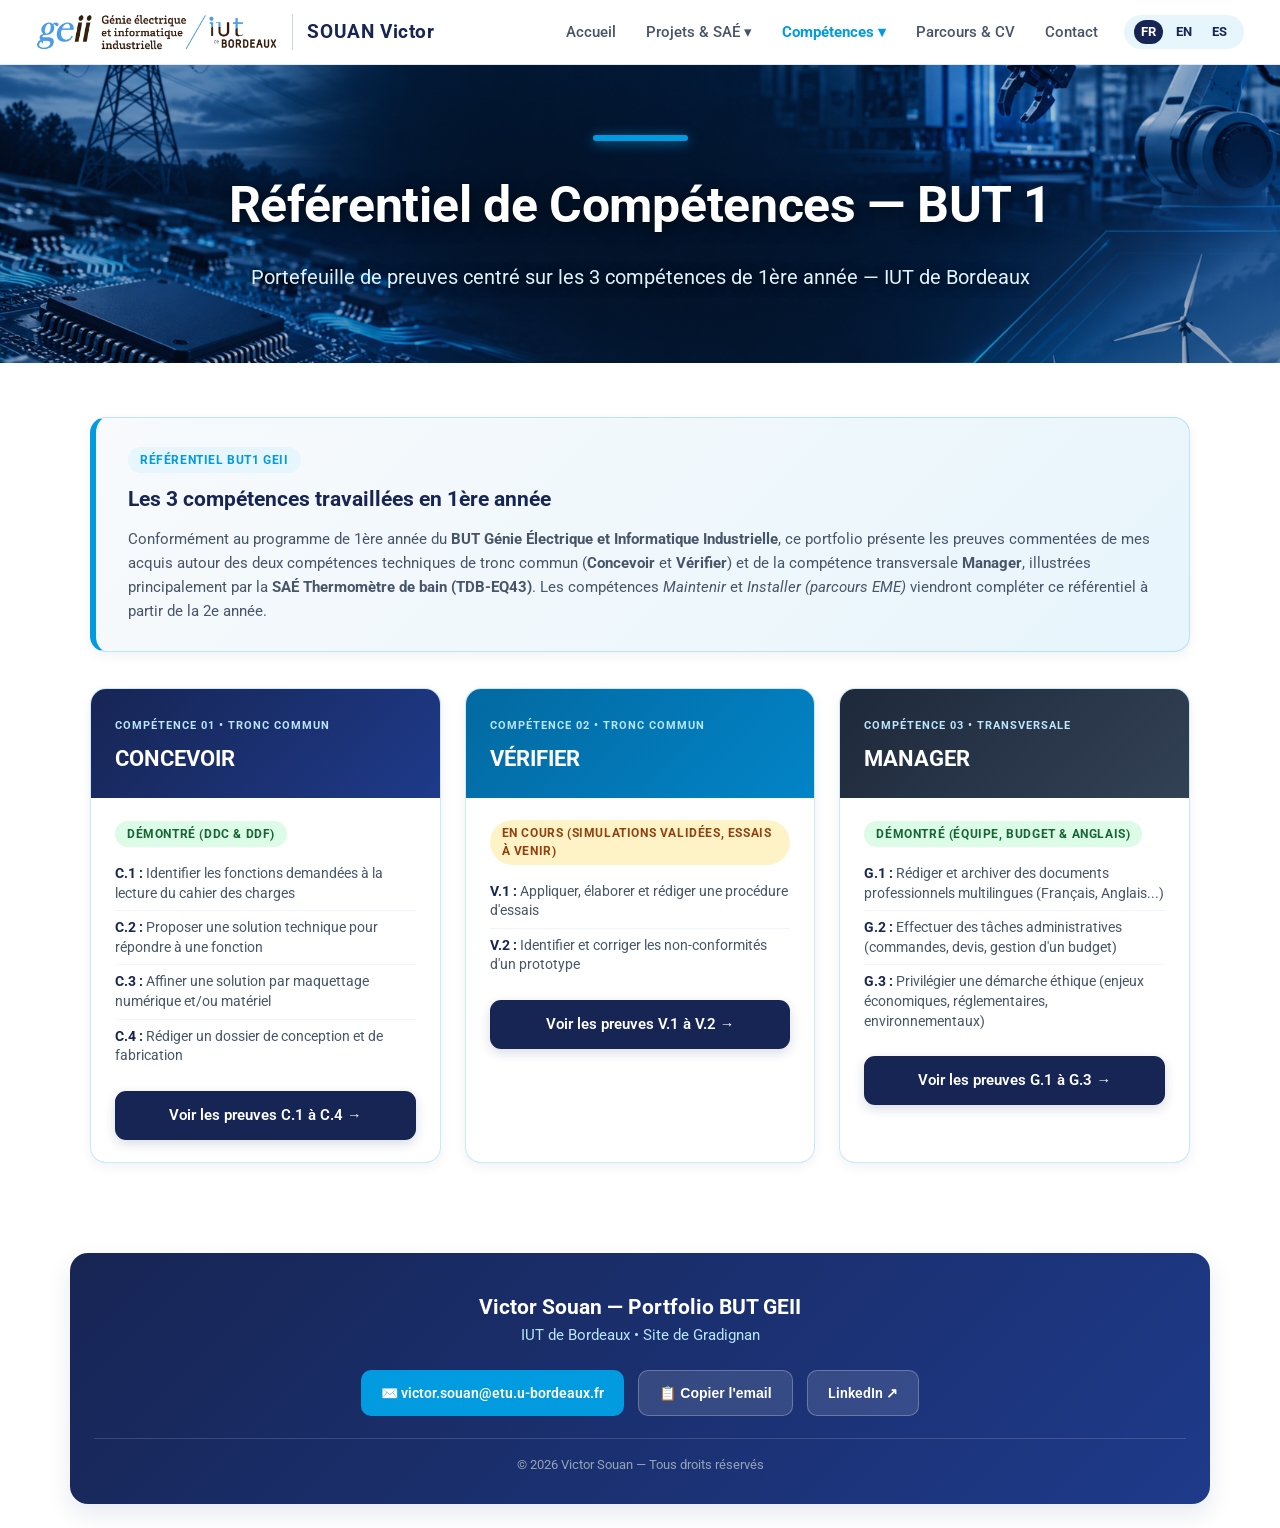
<file: competences.html>
<!DOCTYPE html>
<html lang="fr">
<head>
  <meta charset="UTF-8">
  <meta name="viewport" content="width=device-width, initial-scale=1.0">
  <title>Compétences BUT1 GEII — SOUAN Victor</title>
  <link href="https://fonts.googleapis.com/css2?family=Open+Sans:wght@400;600;700&family=Roboto:wght@400;500;700&display=swap" rel="stylesheet">
  <link rel="stylesheet" href="style.css">
  <style>
    .hero-sub {
      min-height: 280px !important;
      padding: 70px 20px !important;
    }

    .ref-notice {
      background: linear-gradient(135deg, #f8fafc 0%, #e7f5fc 100%);
      border-left: 6px solid var(--primary);
      margin-bottom: 36px;
    }

    .ref-notice h2 {
      color: var(--navy);
      font-size: 21px;
      margin: 10px 0 10px;
    }

    .ref-notice p {
      font-size: 15px;
      color: var(--text-muted);
      line-height: 1.6;
    }

    .comp-grid {
      display: grid;
      grid-template-columns: repeat(3, 1fr);
      gap: 24px;
    }

    .comp-card {
      padding: 0;
      overflow: hidden;
      display: flex;
      flex-direction: column;
      justify-content: space-between;
    }

    .comp-card-header {
      background: linear-gradient(135deg, var(--navy) 0%, var(--navy-light) 100%);
      color: #ffffff;
      padding: 22px 24px;
    }

    .comp-card-header.verifier {
      background: linear-gradient(135deg, #0369a1 0%, #0284c7 100%);
    }

    .comp-card-header.manager {
      background: linear-gradient(135deg, #1e293b 0%, #334155 100%);
    }

    .comp-card-header span {
      font-size: 11px;
      text-transform: uppercase;
      letter-spacing: 1px;
      color: #bae6fd;
      font-weight: 700;
    }

    .comp-card-header h3 {
      font-size: 22px;
      margin-top: 4px;
    }

    .comp-card-body {
      padding: 22px 24px;
      display: flex;
      flex-direction: column;
      flex-grow: 1;
      justify-content: space-between;
      gap: 18px;
    }

    .ac-preview-list {
      list-style: none;
      font-size: 13.5px;
      color: var(--text-muted);
      margin-top: 10px;
    }

    .ac-preview-list li {
      padding: 7px 0;
      border-bottom: 1px solid #f1f5f9;
      line-height: 1.45;
    }

    .ac-preview-list li:last-child {
      border-bottom: none;
    }

    .ac-preview-list strong {
      color: var(--navy);
    }

    @media (max-width: 900px) {
      .comp-grid { grid-template-columns: 1fr; }
    }
  </style>
</head>
<body>

  <header>
    <a href="index.html" class="brand">
      <img src="logoGEII_retina.png" alt="Logo GEII IUT de Bordeaux" class="brand-logo">
      <span>SOUAN Victor</span>
    </a>
    <button class="menu-toggle" aria-label="Menu">☰</button>
    <nav>
      <ul>
        <li><a href="index.html">Accueil</a></li>
        <li>
          <a href="projets.html">Projets &amp; SAÉ ▾</a>
          <ul class="dropdown-menu">
            <li><a href="projets.html">Tous les projets</a></li>
            <li><a href="sae-s1.html">SAÉ S1 — Thermomètre de bain</a></li>
          </ul>
        </li>
        <li>
          <a href="competences.html" class="active">Compétences ▾</a>
          <ul class="dropdown-menu">
            <li><a href="competences.html">Vue d'ensemble</a></li>
            <li><a href="comp-concevoir.html">Concevoir (C.1 à C.4)</a></li>
            <li><a href="comp-verifier.html">Vérifier (V.1 à V.2)</a></li>
            <li><a href="comp-manager.html">Manager (G.1 à G.3)</a></li>
          </ul>
        </li>
        <li><a href="parcours.html">Parcours &amp; CV</a></li>
        <li><a href="contact.html">Contact</a></li>
        <li class="lang-switch">
          <a href="index.html" class="active-lang">FR</a>
          <a href="index-en.html">EN</a>
          <a href="index-es.html">ES</a>
        </li>
      </ul>
    </nav>
  </header>

  <section class="hero hero-sub">
    <div class="hero-bar"></div>
    <h1>Référentiel de Compétences — BUT 1</h1>
    <p>Portefeuille de preuves centré sur les 3 compétences de 1ère année — IUT de Bordeaux</p>
  </section>

  <div class="container">
    <div class="card ref-notice reveal">
      <span class="badge badge-blue">Référentiel BUT1 GEII</span>
      <h2>Les 3 compétences travaillées en 1ère année</h2>
      <p>
        Conformément au programme de 1ère année du <strong>BUT Génie Électrique et Informatique Industrielle</strong>, ce portfolio présente les preuves commentées de mes acquis autour des deux compétences techniques de tronc commun (<strong>Concevoir</strong> et <strong>Vérifier</strong>) et de la compétence transversale <strong>Manager</strong>, illustrées principalement par la <strong>SAÉ Thermomètre de bain (TDB-EQ43)</strong>. Les compétences <em>Maintenir</em> et <em>Installer (parcours EME)</em> viendront compléter ce référentiel à partir de la 2e année.
      </p>
    </div>

    <div class="comp-grid">
      <div class="card comp-card reveal">
        <div>
          <div class="comp-card-header">
            <span>Compétence 01 • Tronc commun</span>
            <h3>CONCEVOIR</h3>
          </div>
          <div class="comp-card-body">
            <div>
              <span class="badge badge-green">Démontré (DDC &amp; DDF)</span>
              <ul class="ac-preview-list">
                <li><strong>C.1 :</strong> Identifier les fonctions demandées à la lecture du cahier des charges</li>
                <li><strong>C.2 :</strong> Proposer une solution technique pour répondre à une fonction</li>
                <li><strong>C.3 :</strong> Affiner une solution par maquettage numérique et/ou matériel</li>
                <li><strong>C.4 :</strong> Rédiger un dossier de conception et de fabrication</li>
              </ul>
            </div>
            <a href="comp-concevoir.html" class="btn-navy" style="width: 100%;">Voir les preuves C.1 à C.4 →</a>
          </div>
        </div>
      </div>

      <div class="card comp-card reveal">
        <div>
          <div class="comp-card-header verifier">
            <span>Compétence 02 • Tronc commun</span>
            <h3>VÉRIFIER</h3>
          </div>
          <div class="comp-card-body">
            <div>
              <span class="badge badge-amber">En cours (Simulations validées, essais à venir)</span>
              <ul class="ac-preview-list">
                <li><strong>V.1 :</strong> Appliquer, élaborer et rédiger une procédure d'essais</li>
                <li><strong>V.2 :</strong> Identifier et corriger les non-conformités d'un prototype</li>
              </ul>
            </div>
            <a href="comp-verifier.html" class="btn-navy" style="width: 100%;">Voir les preuves V.1 à V.2 →</a>
          </div>
        </div>
      </div>

      <div class="card comp-card reveal">
        <div>
          <div class="comp-card-header manager">
            <span>Compétence 03 • Transversale</span>
            <h3>MANAGER</h3>
          </div>
          <div class="comp-card-body">
            <div>
              <span class="badge badge-green">Démontré (Équipe, Budget &amp; Anglais)</span>
              <ul class="ac-preview-list">
                <li><strong>G.1 :</strong> Rédiger et archiver des documents professionnels multilingues (Français, Anglais...)</li>
                <li><strong>G.2 :</strong> Effectuer des tâches administratives (commandes, devis, gestion d'un budget)</li>
                <li><strong>G.3 :</strong> Privilégier une démarche éthique (enjeux économiques, réglementaires, environnementaux)</li>
              </ul>
            </div>
            <a href="comp-manager.html" class="btn-navy" style="width: 100%;">Voir les preuves G.1 à G.3 →</a>
          </div>
        </div>
      </div>
    </div>
  </div>

  <footer>
    <div class="footer-card">
      <h3 style="font-size: 21px;">Victor Souan — Portfolio BUT GEII</h3>
      <p style="font-size: 14.5px; color: #bae6fd;">IUT de Bordeaux • Site de Gradignan</p>
      <div class="footer-actions">
        <a href="mailto:victor.souan@etu.u-bordeaux.fr" class="footer-btn btn-mail">✉️ victor.souan@etu.u-bordeaux.fr</a>
        <button class="footer-btn btn-in" data-copy-email="victor.souan@etu.u-bordeaux.fr">📋 Copier l'email</button>
        <a href="https://www.linkedin.com/in/victor-souan/" target="_blank" rel="noopener noreferrer" class="footer-btn btn-in">LinkedIn ↗</a>
      </div>
      <p style="font-size: 13px; color: #94a3b8; border-top: 1px solid rgba(255,255,255,0.15); padding-top: 16px;">© 2026 Victor Souan — Tous droits réservés</p>
    </div>
  </footer>

  <button id="backToTop" title="Haut de page">↑</button>
  <script src="script.js"></script>
</body>
</html>
</file>
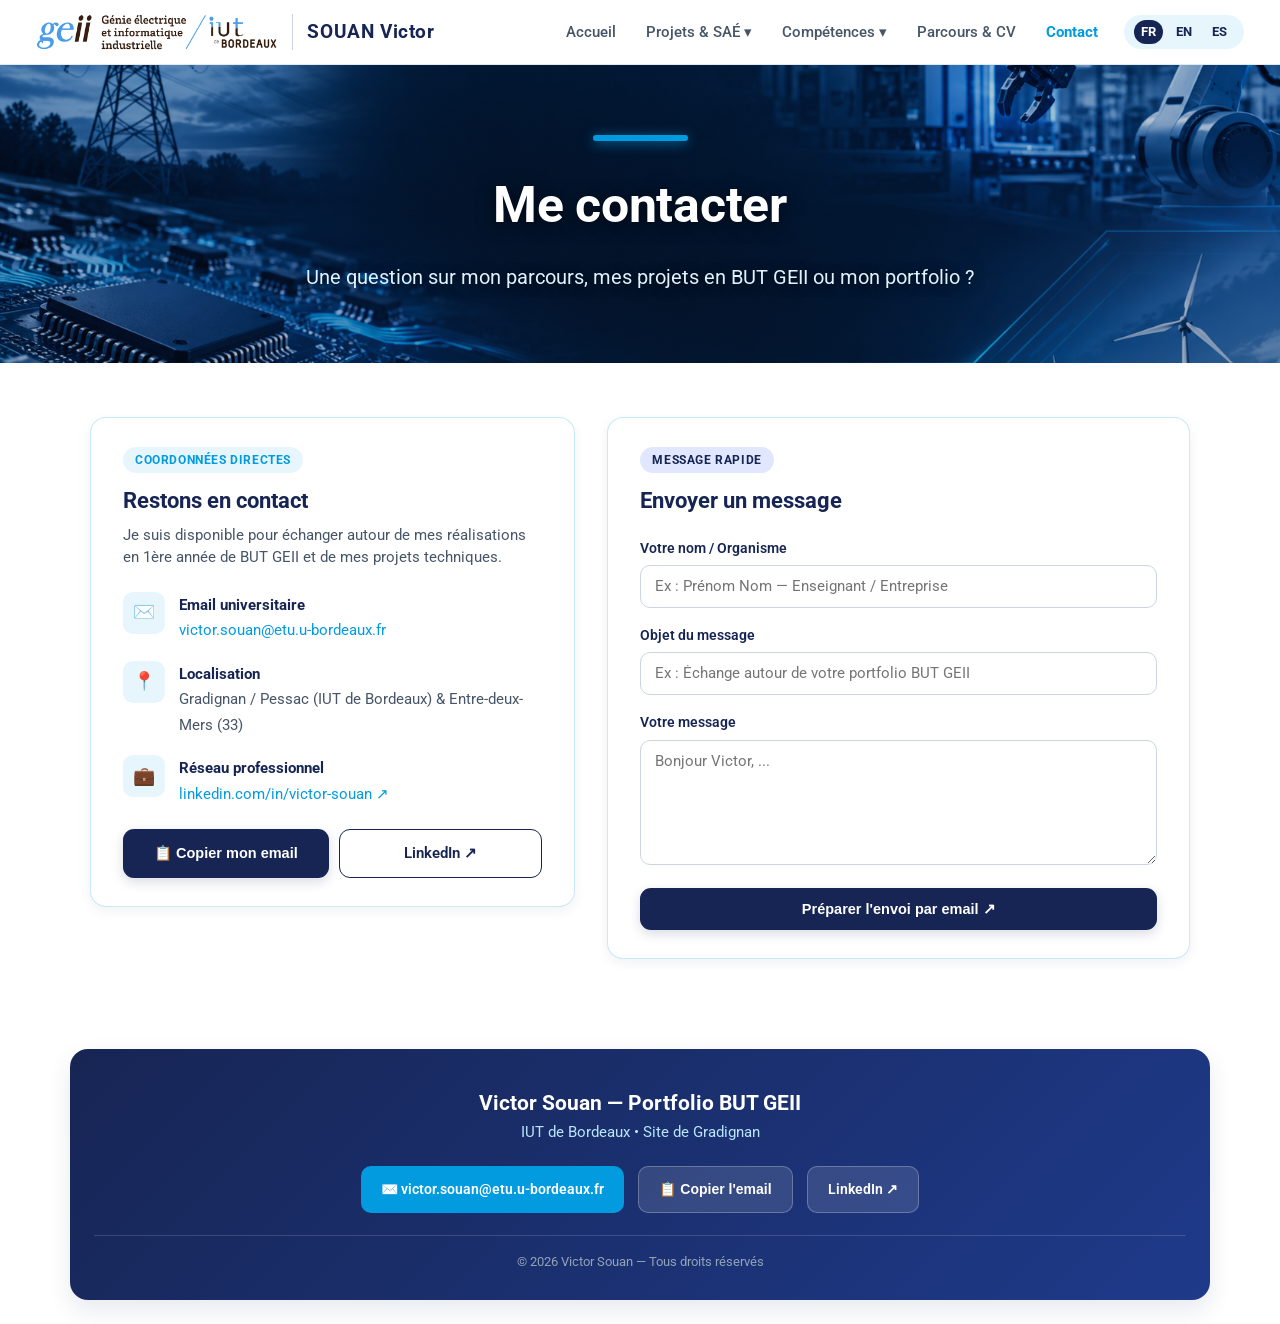
<file: contact.html>
<!DOCTYPE html>
<html lang="fr">
<head>
  <meta charset="UTF-8">
  <meta name="viewport" content="width=device-width, initial-scale=1.0">
  <title>Contact — SOUAN Victor</title>
  <link href="https://fonts.googleapis.com/css2?family=Open+Sans:wght@400;600;700&family=Roboto:wght@400;500;700&display=swap" rel="stylesheet">
  <link rel="stylesheet" href="style.css">
  <style>
    .hero-sub {
      min-height: 280px !important;
      padding: 70px 20px !important;
    }

    .contact-grid {
      display: grid;
      grid-template-columns: 1fr 1.2fr;
      gap: 32px;
      align-items: start;
    }

    .info-list {
      display: flex;
      flex-direction: column;
      gap: 18px;
      margin: 22px 0;
    }

    .info-row {
      display: flex;
      align-items: flex-start;
      gap: 14px;
    }

    .info-icon {
      width: 42px;
      height: 42px;
      border-radius: 10px;
      background: var(--bg-ice);
      color: var(--navy);
      display: flex;
      align-items: center;
      justify-content: center;
      font-size: 18px;
      flex-shrink: 0;
    }

    .form-group {
      margin-bottom: 16px;
    }

    .form-group label {
      display: block;
      font-size: 14px;
      font-weight: 600;
      color: var(--navy);
      margin-bottom: 6px;
    }

    .form-control {
      width: 100%;
      padding: 12px 14px;
      border-radius: 10px;
      border: 1.5px solid #cbd5e1;
      font-family: inherit;
      font-size: 14.5px;
      transition: border-color 0.2s;
    }

    .form-control:focus {
      outline: none;
      border-color: var(--primary);
    }

    textarea.form-control {
      min-height: 125px;
      resize: vertical;
    }

    @media (max-width: 820px) {
      .contact-grid { grid-template-columns: 1fr; }
    }
  </style>
</head>
<body>

  <header>
    <a href="index.html" class="brand">
      <img src="logoGEII_retina.png" alt="Logo GEII IUT de Bordeaux" class="brand-logo">
      <span>SOUAN Victor</span>
    </a>
    <button class="menu-toggle" aria-label="Menu">☰</button>
    <nav>
      <ul>
        <li><a href="index.html">Accueil</a></li>
        <li>
          <a href="projets.html">Projets &amp; SAÉ ▾</a>
          <ul class="dropdown-menu">
            <li><a href="projets.html">Tous les projets</a></li>
            <li><a href="sae-s1.html">SAÉ S1 — Thermomètre de bain</a></li>
          </ul>
        </li>
        <li>
          <a href="competences.html">Compétences ▾</a>
          <ul class="dropdown-menu">
            <li><a href="competences.html">Vue d'ensemble</a></li>
            <li><a href="comp-concevoir.html">Concevoir (C.1 à C.4)</a></li>
            <li><a href="comp-verifier.html">Vérifier (V.1 à V.2)</a></li>
            <li><a href="comp-manager.html">Manager (G.1 à G.3)</a></li>
          </ul>
        </li>
        <li><a href="parcours.html">Parcours &amp; CV</a></li>
        <li><a href="contact.html" class="active">Contact</a></li>
        <li class="lang-switch">
          <a href="index.html" class="active-lang">FR</a>
          <a href="index-en.html">EN</a>
          <a href="index-es.html">ES</a>
        </li>
      </ul>
    </nav>
  </header>

  <section class="hero hero-sub">
    <div class="hero-bar"></div>
    <h1>Me contacter</h1>
    <p>Une question sur mon parcours, mes projets en BUT GEII ou mon portfolio ?</p>
  </section>

  <div class="container">
    <div class="contact-grid">
      <div class="card reveal">
        <span class="badge badge-blue">Coordonnées directes</span>
        <h2 style="color: var(--navy); font-size: 22px; margin-top: 10px;">Restons en contact</h2>
        <p style="font-size: 14.5px; color: var(--text-muted); margin-top: 6px; line-height: 1.55;">
          Je suis disponible pour échanger autour de mes réalisations en 1ère année de BUT GEII et de mes projets techniques.
        </p>

        <div class="info-list">
          <div class="info-row">
            <div class="info-icon">✉️</div>
            <div>
              <strong style="color: var(--navy); font-size: 14.5px;">Email universitaire</strong><br>
              <a href="mailto:victor.souan@etu.u-bordeaux.fr" style="color: var(--primary); text-decoration: none; font-size: 14.5px;">victor.souan@etu.u-bordeaux.fr</a>
            </div>
          </div>

          <div class="info-row">
            <div class="info-icon">📍</div>
            <div>
              <strong style="color: var(--navy); font-size: 14.5px;">Localisation</strong><br>
              <span style="color: var(--text-muted); font-size: 14.5px;">Gradignan / Pessac (IUT de Bordeaux) &amp; Entre-deux-Mers (33)</span>
            </div>
          </div>

          <div class="info-row">
            <div class="info-icon">💼</div>
            <div>
              <strong style="color: var(--navy); font-size: 14.5px;">Réseau professionnel</strong><br>
              <a href="https://www.linkedin.com/in/victor-souan/" target="_blank" rel="noopener noreferrer" style="color: var(--primary); text-decoration: none; font-size: 14.5px;">linkedin.com/in/victor-souan ↗</a>
            </div>
          </div>
        </div>

        <div style="display: flex; gap: 10px; flex-wrap: wrap;">
          <button class="btn-navy" data-copy-email="victor.souan@etu.u-bordeaux.fr" style="flex: 1;">📋 Copier mon email</button>
          <a href="https://www.linkedin.com/in/victor-souan/" target="_blank" rel="noopener noreferrer" class="btn-outline" style="flex: 1;">LinkedIn ↗</a>
        </div>
      </div>

      <div class="card reveal">
        <span class="badge badge-navy">Message rapide</span>
        <h2 style="color: var(--navy); font-size: 22px; margin: 10px 0 18px;">Envoyer un message</h2>

        <form id="contactForm">
          <div class="form-group">
            <label for="senderName">Votre nom / Organisme</label>
            <input type="text" id="senderName" class="form-control" placeholder="Ex : Prénom Nom — Enseignant / Entreprise" required>
          </div>

          <div class="form-group">
            <label for="senderSubject">Objet du message</label>
            <input type="text" id="senderSubject" class="form-control" placeholder="Ex : Échange autour de votre portfolio BUT GEII" required>
          </div>

          <div class="form-group">
            <label for="senderMessage">Votre message</label>
            <textarea id="senderMessage" class="form-control" placeholder="Bonjour Victor, ..." required></textarea>
          </div>

          <button type="submit" class="btn-navy" style="width: 100%;">Préparer l'envoi par email ↗</button>
        </form>
      </div>
    </div>
  </div>

  <footer>
    <div class="footer-card">
      <h3 style="font-size: 21px;">Victor Souan — Portfolio BUT GEII</h3>
      <p style="font-size: 14.5px; color: #bae6fd;">IUT de Bordeaux • Site de Gradignan</p>
      <div class="footer-actions">
        <a href="mailto:victor.souan@etu.u-bordeaux.fr" class="footer-btn btn-mail">✉️ victor.souan@etu.u-bordeaux.fr</a>
        <button class="footer-btn btn-in" data-copy-email="victor.souan@etu.u-bordeaux.fr">📋 Copier l'email</button>
        <a href="https://www.linkedin.com/in/victor-souan/" target="_blank" rel="noopener noreferrer" class="footer-btn btn-in">LinkedIn ↗</a>
      </div>
      <p style="font-size: 13px; color: #94a3b8; border-top: 1px solid rgba(255,255,255,0.15); padding-top: 16px;">© 2026 Victor Souan — Tous droits réservés</p>
    </div>
  </footer>

  <button id="backToTop" title="Haut de page">↑</button>
  <script src="script.js"></script>
  <script>
    document.getElementById('contactForm').addEventListener('submit', function(e) {
      e.preventDefault();
      const subject = encodeURIComponent(document.getElementById('senderSubject').value);
      const body = encodeURIComponent("De : " + document.getElementById('senderName').value + "\n\n" + document.getElementById('senderMessage').value);
      window.location.href = `mailto:victor.souan@etu.u-bordeaux.fr?subject=${subject}&body=${body}`;
    });
  </script>
</body>
</html>
</file>
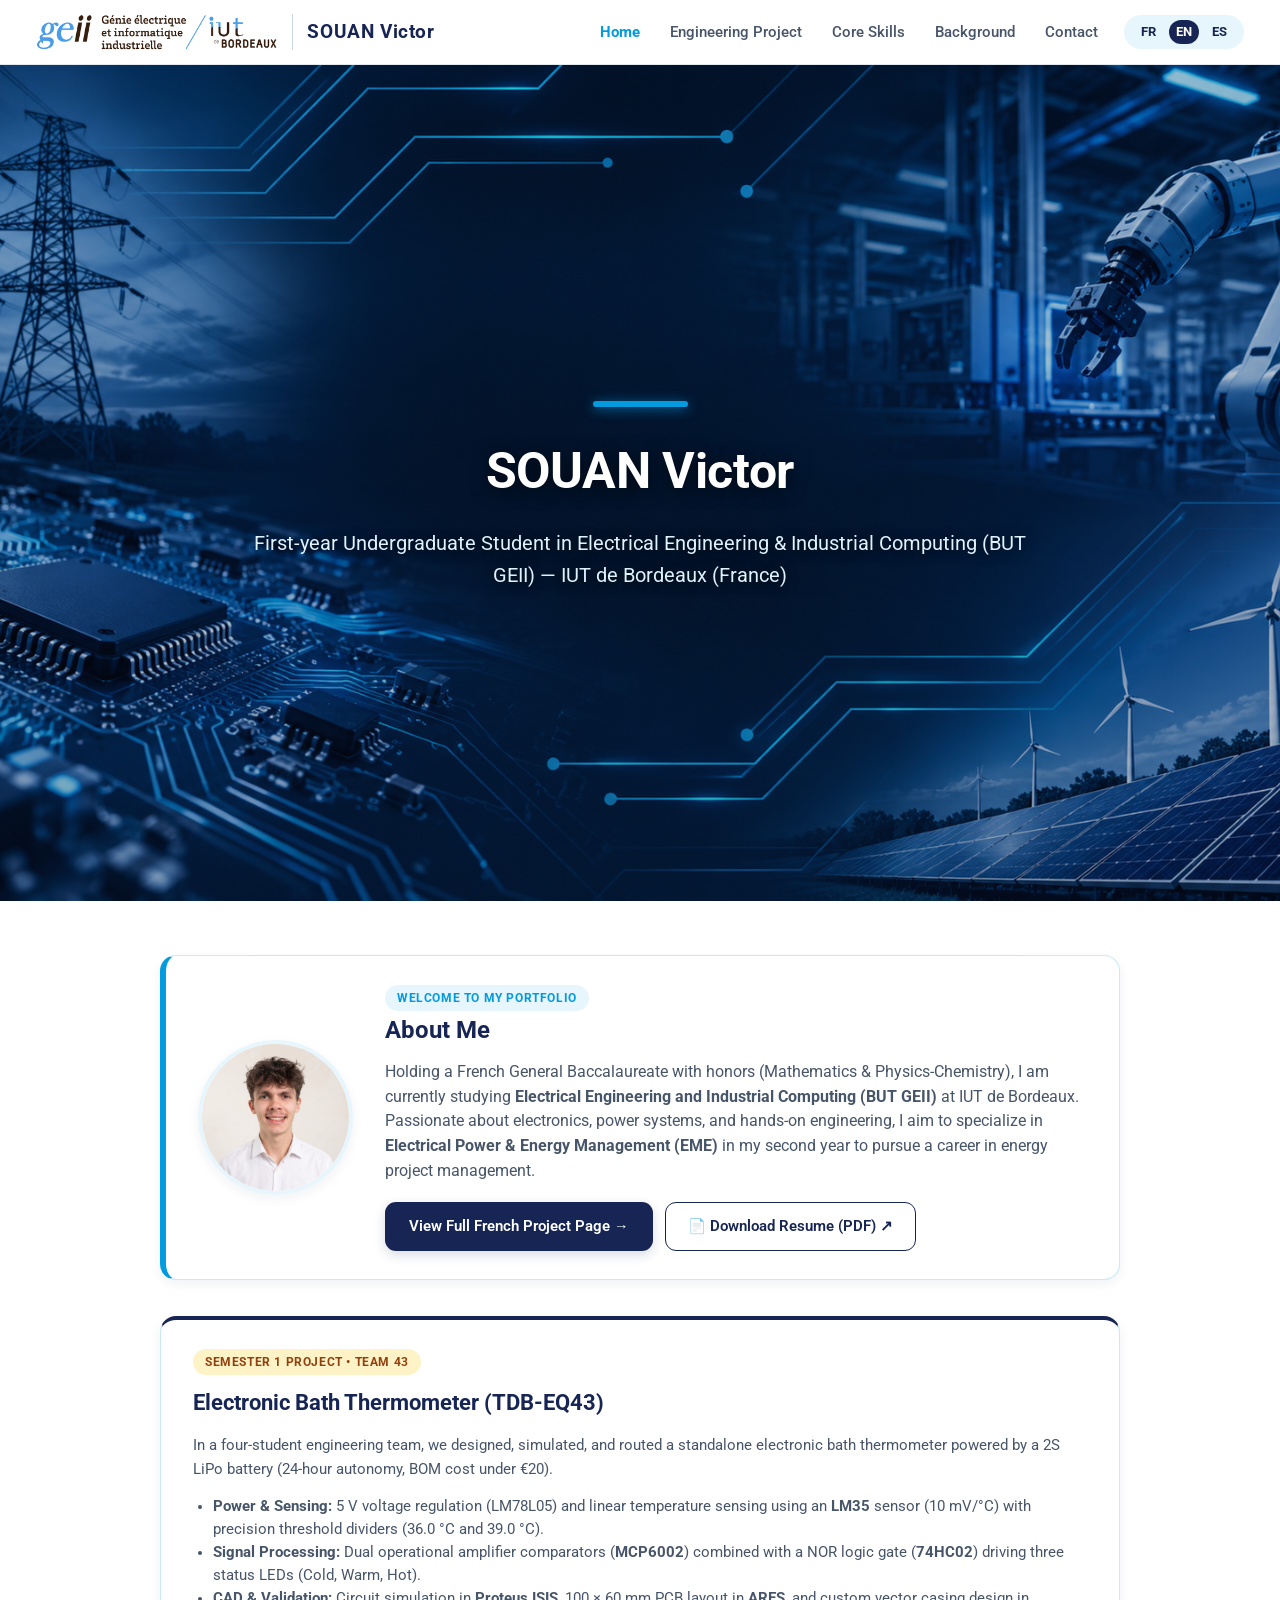
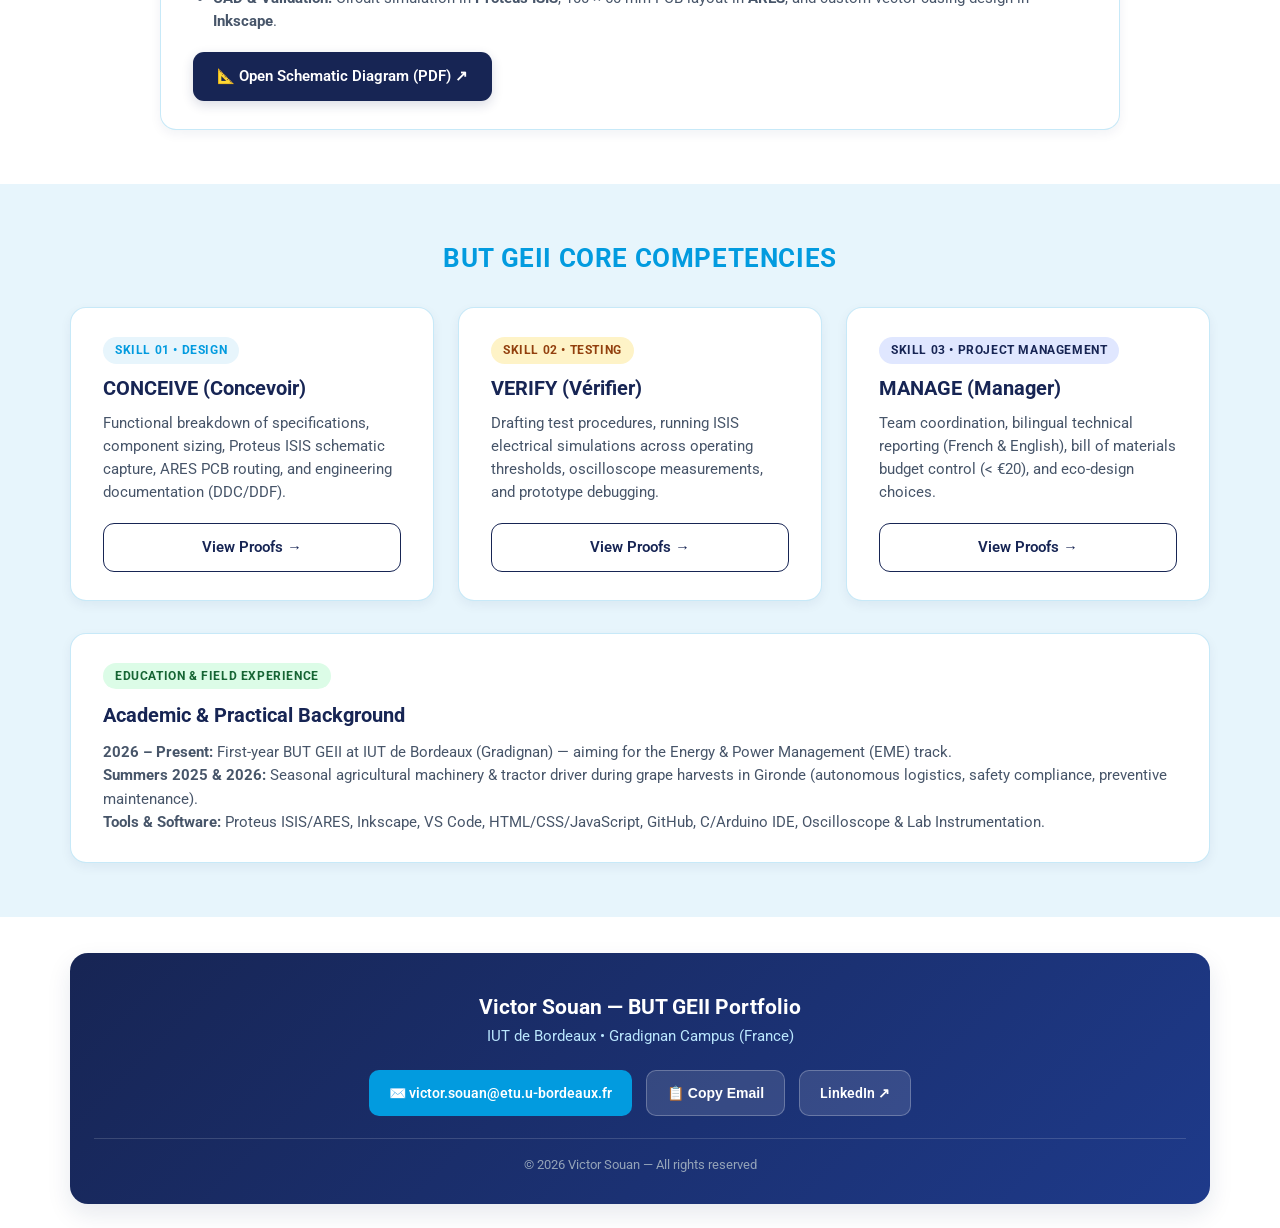
<file: index-en.html>
<!DOCTYPE html>
<html lang="en">
<head>
  <meta charset="UTF-8">
  <meta name="viewport" content="width=device-width, initial-scale=1.0">
  <title>SOUAN Victor — Electrical Engineering &amp; Industrial Computing Portfolio</title>
  <link href="https://fonts.googleapis.com/css2?family=Open+Sans:wght@400;600;700&family=Roboto:wght@400;500;700&display=swap" rel="stylesheet">
  <link rel="stylesheet" href="style.css">
  <style>
    .about-card {
      max-width: 960px;
      margin: 0 auto;
      display: flex;
      align-items: center;
      gap: 32px;
      border-left: 6px solid var(--primary);
    }

    .profile-photo {
      width: 155px;
      height: 155px;
      border-radius: 50%;
      object-fit: cover;
      border: 4px solid var(--bg-ice);
      box-shadow: var(--shadow-sm);
      flex-shrink: 0;
    }

    .about-card h2 {
      color: var(--navy);
      font-size: 24px;
      margin-bottom: 10px;
    }

    .about-card p {
      color: var(--text-muted);
      font-size: 15.5px;
      margin-bottom: 18px;
    }

    .quick-grid {
      display: grid;
      grid-template-columns: repeat(3, 1fr);
      gap: 24px;
    }

    .quick-card {
      display: flex;
      flex-direction: column;
      justify-content: space-between;
      gap: 18px;
    }

    .quick-card h3 {
      color: var(--navy);
      font-size: 20px;
      margin-top: 8px;
    }

    .quick-card p {
      font-size: 14.5px;
      color: var(--text-muted);
    }

    .project-highlight {
      max-width: 960px;
      margin: 36px auto 0;
      border-top: 4px solid var(--navy);
    }

    @media (max-width: 820px) {
      .about-card { flex-direction: column; text-align: center; }
      .quick-grid { grid-template-columns: 1fr; }
    }
  </style>
</head>
<body>

  <header>
    <a href="index-en.html" class="brand">
      <img src="logoGEII_retina.png" alt="GEII IUT de Bordeaux Logo" class="brand-logo">
      <span>SOUAN Victor</span>
    </a>
    <button class="menu-toggle" aria-label="Menu">☰</button>
    <nav>
      <ul>
        <li><a href="index-en.html" class="active">Home</a></li>
        <li><a href="#project-en">Engineering Project</a></li>
        <li><a href="#skills-en">Core Skills</a></li>
        <li><a href="#background-en">Background</a></li>
        <li><a href="contact.html">Contact</a></li>
        <li class="lang-switch">
          <a href="index.html">FR</a>
          <a href="index-en.html" class="active-lang">EN</a>
          <a href="index-es.html">ES</a>
        </li>
      </ul>
    </nav>
  </header>

  <section class="hero">
    <div class="hero-bar"></div>
    <h1>SOUAN Victor</h1>
    <p>First-year Undergraduate Student in Electrical Engineering &amp; Industrial Computing (BUT GEII) — IUT de Bordeaux (France)</p>
  </section>

  <div class="container">
    <!-- ABOUT ME -->
    <div class="card about-card reveal">
      <img src="photo-victor.jpg" alt="Victor Souan profile photo" class="profile-photo">
      <div>
        <span class="badge badge-blue">Welcome to my portfolio</span>
        <h2>About Me</h2>
        <p>
          Holding a French General Baccalaureate with honors (Mathematics &amp; Physics-Chemistry), I am currently studying <strong>Electrical Engineering and Industrial Computing (BUT GEII)</strong> at IUT de Bordeaux. Passionate about electronics, power systems, and hands-on engineering, I aim to specialize in <strong>Electrical Power &amp; Energy Management (EME)</strong> in my second year to pursue a career in energy project management.
        </p>
        <div style="display: flex; flex-wrap: wrap; gap: 12px;">
          <a href="sae-s1.html" class="btn-navy">View Full French Project Page →</a>
          <a href="https://drive.google.com/file/d/1WzoYddrsvxdekkOzyr0ID587YM53Q3Lj/view?usp=sharing" target="_blank" rel="noopener noreferrer" class="btn-outline">📄 Download Resume (PDF) ↗</a>
        </div>
      </div>
    </div>

    <!-- FEATURED PROJECT IN ENGLISH -->
    <div id="project-en" class="card project-highlight reveal">
      <span class="badge badge-amber">Semester 1 Project • Team 43</span>
      <h2 style="color: var(--navy); font-size: 22px; margin: 10px 0 12px;">Electronic Bath Thermometer (TDB-EQ43)</h2>
      <p style="font-size: 15px; color: var(--text-muted); margin-bottom: 14px;">
        In a four-student engineering team, we designed, simulated, and routed a standalone electronic bath thermometer powered by a 2S LiPo battery (24-hour autonomy, BOM cost under €20).
      </p>
      <ul style="padding-left: 20px; color: var(--text-muted); font-size: 14.5px; margin-bottom: 18px;">
        <li><strong>Power &amp; Sensing:</strong> 5 V voltage regulation (LM78L05) and linear temperature sensing using an <strong>LM35</strong> sensor (10 mV/°C) with precision threshold dividers (36.0 °C and 39.0 °C).</li>
        <li><strong>Signal Processing:</strong> Dual operational amplifier comparators (<strong>MCP6002</strong>) combined with a NOR logic gate (<strong>74HC02</strong>) driving three status LEDs (Cold, Warm, Hot).</li>
        <li><strong>CAD &amp; Validation:</strong> Circuit simulation in <strong>Proteus ISIS</strong>, 100 × 60 mm PCB layout in <strong>ARES</strong>, and custom vector casing design in <strong>Inkscape</strong>.</li>
      </ul>
      <a href="Schemafinal.pdf" target="_blank" rel="noopener noreferrer" class="btn-navy">📐 Open Schematic Diagram (PDF) ↗</a>
    </div>
  </div>

  <!-- CORE SKILLS & BACKGROUND -->
  <section id="skills-en" class="section-ice">
    <div style="max-width: 1140px; margin: 0 auto;">
      <h2 class="section-title reveal">BUT GEII Core Competencies</h2>
      <div class="quick-grid">
        <div class="card quick-card reveal">
          <div>
            <span class="badge badge-blue">Skill 01 • Design</span>
            <h3>CONCEIVE (Concevoir)</h3>
            <p style="margin-top: 8px;">Functional breakdown of specifications, component sizing, Proteus ISIS schematic capture, ARES PCB routing, and engineering documentation (DDC/DDF).</p>
          </div>
          <a href="comp-concevoir.html" class="btn-outline" style="width: 100%;">View Proofs →</a>
        </div>

        <div class="card quick-card reveal">
          <div>
            <span class="badge badge-amber">Skill 02 • Testing</span>
            <h3>VERIFY (Vérifier)</h3>
            <p style="margin-top: 8px;">Drafting test procedures, running ISIS electrical simulations across operating thresholds, oscilloscope measurements, and prototype debugging.</p>
          </div>
          <a href="comp-verifier.html" class="btn-outline" style="width: 100%;">View Proofs →</a>
        </div>

        <div class="card quick-card reveal">
          <div>
            <span class="badge badge-navy">Skill 03 • Project Management</span>
            <h3>MANAGE (Manager)</h3>
            <p style="margin-top: 8px;">Team coordination, bilingual technical reporting (French &amp; English), bill of materials budget control (&lt; €20), and eco-design choices.</p>
          </div>
          <a href="comp-manager.html" class="btn-outline" style="width: 100%;">View Proofs →</a>
        </div>
      </div>

      <div id="background-en" class="card reveal" style="margin-top: 32px;">
        <span class="badge badge-green">Education &amp; Field Experience</span>
        <h3 style="color: var(--navy); font-size: 20px; margin: 10px 0;">Academic &amp; Practical Background</h3>
        <p style="font-size: 14.5px; color: var(--text-muted);">
          <strong>2026 – Present:</strong> First-year BUT GEII at IUT de Bordeaux (Gradignan) — aiming for the Energy &amp; Power Management (EME) track.<br>
          <strong>Summers 2025 &amp; 2026:</strong> Seasonal agricultural machinery &amp; tractor driver during grape harvests in Gironde (autonomous logistics, safety compliance, preventive maintenance).<br>
          <strong>Tools &amp; Software:</strong> Proteus ISIS/ARES, Inkscape, VS Code, HTML/CSS/JavaScript, GitHub, C/Arduino IDE, Oscilloscope &amp; Lab Instrumentation.
        </p>
      </div>
    </div>
  </section>

  <footer>
    <div class="footer-card">
      <h3 style="font-size: 21px;">Victor Souan — BUT GEII Portfolio</h3>
      <p style="font-size: 14.5px; color: #bae6fd;">IUT de Bordeaux • Gradignan Campus (France)</p>
      <div class="footer-actions">
        <a href="mailto:victor.souan@etu.u-bordeaux.fr" class="footer-btn btn-mail">✉️ victor.souan@etu.u-bordeaux.fr</a>
        <button class="footer-btn btn-in" data-copy-email="victor.souan@etu.u-bordeaux.fr">📋 Copy Email</button>
        <a href="https://www.linkedin.com/in/victor-souan/" target="_blank" rel="noopener noreferrer" class="footer-btn btn-in">LinkedIn ↗</a>
      </div>
      <p style="font-size: 13px; color: #94a3b8; border-top: 1px solid rgba(255,255,255,0.15); padding-top: 16px;">© 2026 Victor Souan — All rights reserved</p>
    </div>
  </footer>

  <button id="backToTop" title="Back to top">↑</button>
  <script src="script.js"></script>
</body>
</html>
</file>
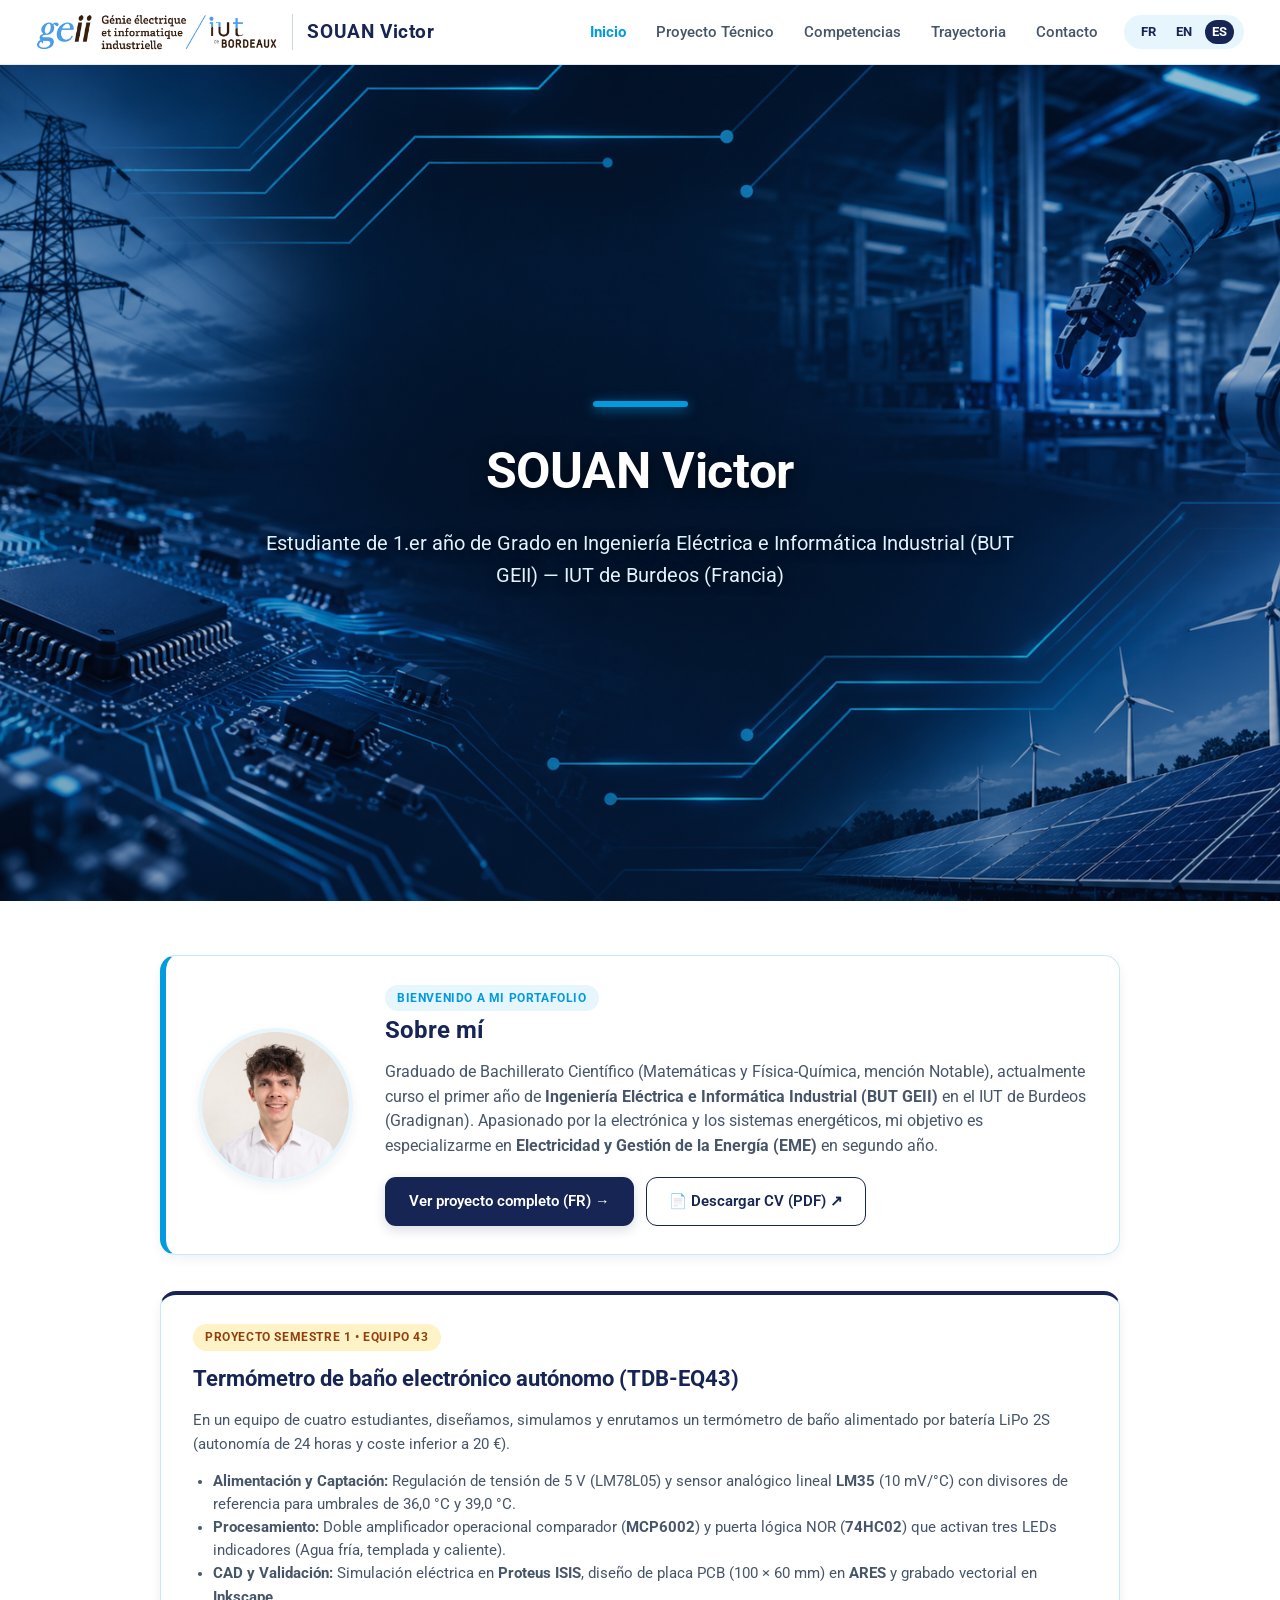
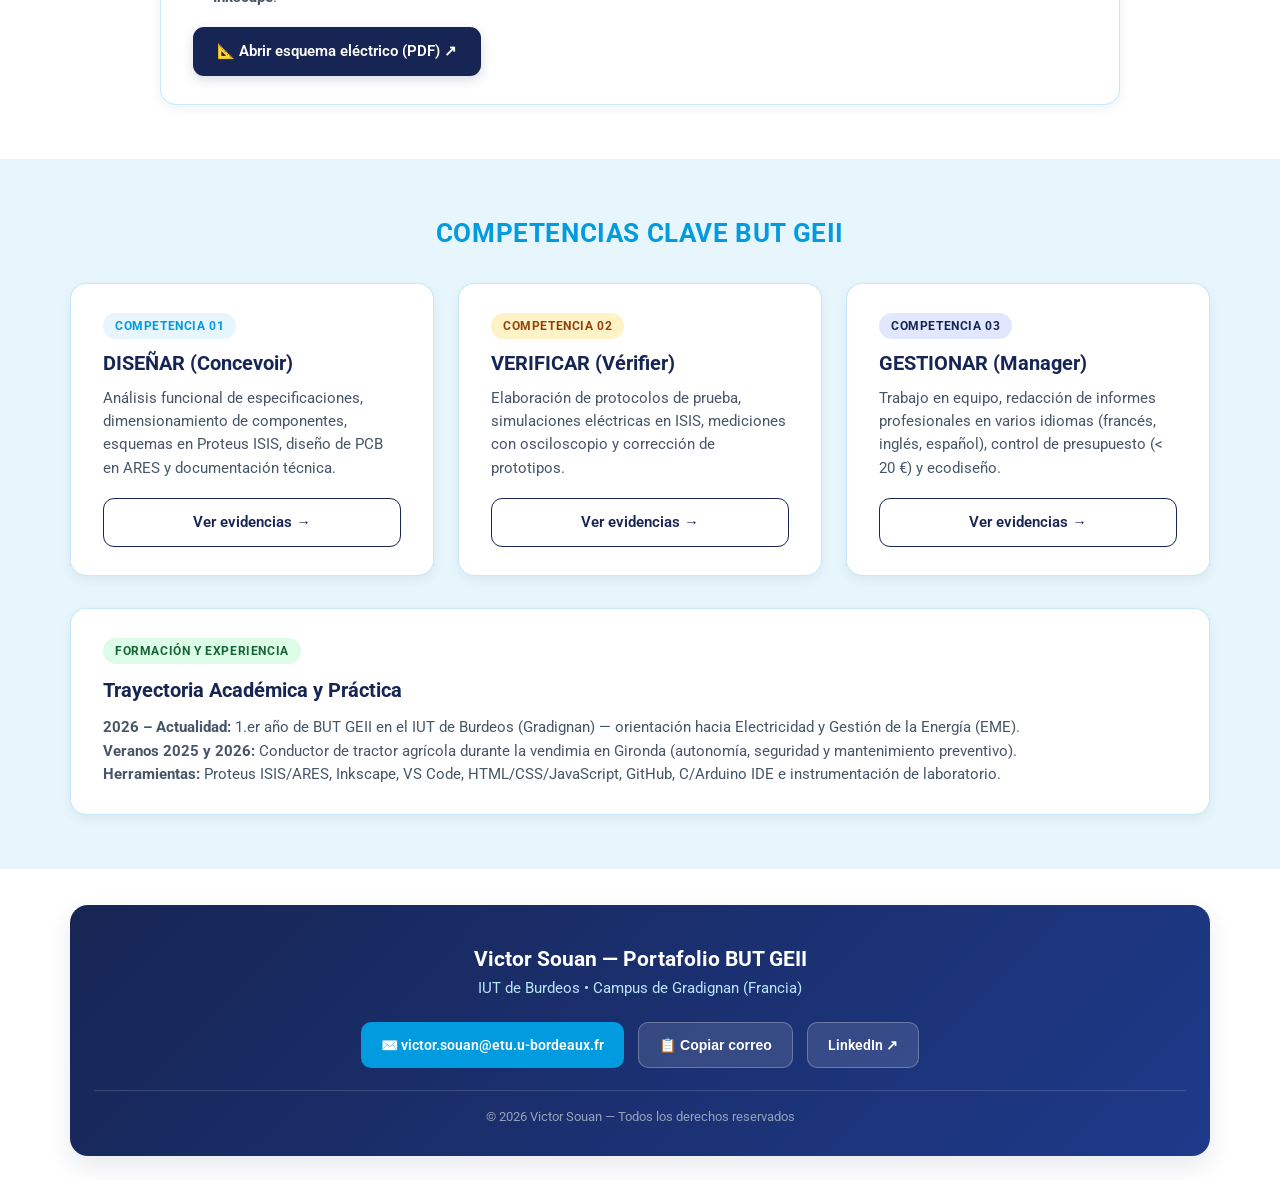
<file: index-es.html>
<!DOCTYPE html>
<html lang="es">
<head>
  <meta charset="UTF-8">
  <meta name="viewport" content="width=device-width, initial-scale=1.0">
  <title>SOUAN Victor — Portafolio Ingeniería Eléctrica (BUT GEII)</title>
  <link href="https://fonts.googleapis.com/css2?family=Open+Sans:wght@400;600;700&family=Roboto:wght@400;500;700&display=swap" rel="stylesheet">
  <link rel="stylesheet" href="style.css">
  <style>
    .about-card {
      max-width: 960px;
      margin: 0 auto;
      display: flex;
      align-items: center;
      gap: 32px;
      border-left: 6px solid var(--primary);
    }

    .profile-photo {
      width: 155px;
      height: 155px;
      border-radius: 50%;
      object-fit: cover;
      border: 4px solid var(--bg-ice);
      box-shadow: var(--shadow-sm);
      flex-shrink: 0;
    }

    .about-card h2 {
      color: var(--navy);
      font-size: 24px;
      margin-bottom: 10px;
    }

    .about-card p {
      color: var(--text-muted);
      font-size: 15.5px;
      margin-bottom: 18px;
    }

    .quick-grid {
      display: grid;
      grid-template-columns: repeat(3, 1fr);
      gap: 24px;
    }

    .quick-card {
      display: flex;
      flex-direction: column;
      justify-content: space-between;
      gap: 18px;
    }

    .quick-card h3 {
      color: var(--navy);
      font-size: 20px;
      margin-top: 8px;
    }

    .quick-card p {
      font-size: 14.5px;
      color: var(--text-muted);
    }

    .project-highlight {
      max-width: 960px;
      margin: 36px auto 0;
      border-top: 4px solid var(--navy);
    }

    @media (max-width: 820px) {
      .about-card { flex-direction: column; text-align: center; }
      .quick-grid { grid-template-columns: 1fr; }
    }
  </style>
</head>
<body>

  <header>
    <a href="index-es.html" class="brand">
      <img src="logoGEII_retina.png" alt="Logo GEII IUT de Bordeaux" class="brand-logo">
      <span>SOUAN Victor</span>
    </a>
    <button class="menu-toggle" aria-label="Menú">☰</button>
    <nav>
      <ul>
        <li><a href="index-es.html" class="active">Inicio</a></li>
        <li><a href="#proyecto-es">Proyecto Técnico</a></li>
        <li><a href="#competencias-es">Competencias</a></li>
        <li><a href="#trayectoria-es">Trayectoria</a></li>
        <li><a href="contact.html">Contacto</a></li>
        <li class="lang-switch">
          <a href="index.html">FR</a>
          <a href="index-en.html">EN</a>
          <a href="index-es.html" class="active-lang">ES</a>
        </li>
      </ul>
    </nav>
  </header>

  <section class="hero">
    <div class="hero-bar"></div>
    <h1>SOUAN Victor</h1>
    <p>Estudiante de 1.er año de Grado en Ingeniería Eléctrica e Informática Industrial (BUT GEII) — IUT de Burdeos (Francia)</p>
  </section>

  <div class="container">
    <!-- SOBRE MÍ -->
    <div class="card about-card reveal">
      <img src="photo-victor.jpg" alt="Foto de perfil de Victor Souan" class="profile-photo">
      <div>
        <span class="badge badge-blue">Bienvenido a mi portafolio</span>
        <h2>Sobre mí</h2>
        <p>
          Graduado de Bachillerato Científico (Matemáticas y Física-Química, mención Notable), actualmente curso el primer año de <strong>Ingeniería Eléctrica e Informática Industrial (BUT GEII)</strong> en el IUT de Burdeos (Gradignan). Apasionado por la electrónica y los sistemas energéticos, mi objetivo es especializarme en <strong>Electricidad y Gestión de la Energía (EME)</strong> en segundo año.
        </p>
        <div style="display: flex; flex-wrap: wrap; gap: 12px;">
          <a href="sae-s1.html" class="btn-navy">Ver proyecto completo (FR) →</a>
          <a href="https://drive.google.com/file/d/1WzoYddrsvxdekkOzyr0ID587YM53Q3Lj/view?usp=sharing" target="_blank" rel="noopener noreferrer" class="btn-outline">📄 Descargar CV (PDF) ↗</a>
        </div>
      </div>
    </div>

    <!-- PROYECTO DESTACADO -->
    <div id="proyecto-es" class="card project-highlight reveal">
      <span class="badge badge-amber">Proyecto Semestre 1 • Equipo 43</span>
      <h2 style="color: var(--navy); font-size: 22px; margin: 10px 0 12px;">Termómetro de baño electrónico autónomo (TDB-EQ43)</h2>
      <p style="font-size: 15px; color: var(--text-muted); margin-bottom: 14px;">
        En un equipo de cuatro estudiantes, diseñamos, simulamos y enrutamos un termómetro de baño alimentado por batería LiPo 2S (autonomía de 24 horas y coste inferior a 20 €).
      </p>
      <ul style="padding-left: 20px; color: var(--text-muted); font-size: 14.5px; margin-bottom: 18px;">
        <li><strong>Alimentación y Captación:</strong> Regulación de tensión de 5 V (LM78L05) y sensor analógico lineal <strong>LM35</strong> (10 mV/°C) con divisores de referencia para umbrales de 36,0 °C y 39,0 °C.</li>
        <li><strong>Procesamiento:</strong> Doble amplificador operacional comparador (<strong>MCP6002</strong>) y puerta lógica NOR (<strong>74HC02</strong>) que activan tres LEDs indicadores (Agua fría, templada y caliente).</li>
        <li><strong>CAD y Validación:</strong> Simulación eléctrica en <strong>Proteus ISIS</strong>, diseño de placa PCB (100 × 60 mm) en <strong>ARES</strong> y grabado vectorial en <strong>Inkscape</strong>.</li>
      </ul>
      <a href="Schemafinal.pdf" target="_blank" rel="noopener noreferrer" class="btn-navy">📐 Abrir esquema eléctrico (PDF) ↗</a>
    </div>
  </div>

  <!-- COMPETENCIAS Y TRAYECTORIA -->
  <section id="competencias-es" class="section-ice">
    <div style="max-width: 1140px; margin: 0 auto;">
      <h2 class="section-title reveal">Competencias clave BUT GEII</h2>
      <div class="quick-grid">
        <div class="card quick-card reveal">
          <div>
            <span class="badge badge-blue">Competencia 01</span>
            <h3>DISEÑAR (Concevoir)</h3>
            <p style="margin-top: 8px;">Análisis funcional de especificaciones, dimensionamiento de componentes, esquemas en Proteus ISIS, diseño de PCB en ARES y documentación técnica.</p>
          </div>
          <a href="comp-concevoir.html" class="btn-outline" style="width: 100%;">Ver evidencias →</a>
        </div>

        <div class="card quick-card reveal">
          <div>
            <span class="badge badge-amber">Competencia 02</span>
            <h3>VERIFICAR (Vérifier)</h3>
            <p style="margin-top: 8px;">Elaboración de protocolos de prueba, simulaciones eléctricas en ISIS, mediciones con osciloscopio y corrección de prototipos.</p>
          </div>
          <a href="comp-verifier.html" class="btn-outline" style="width: 100%;">Ver evidencias →</a>
        </div>

        <div class="card quick-card reveal">
          <div>
            <span class="badge badge-navy">Competencia 03</span>
            <h3>GESTIONAR (Manager)</h3>
            <p style="margin-top: 8px;">Trabajo en equipo, redacción de informes profesionales en varios idiomas (francés, inglés, español), control de presupuesto (&lt; 20 €) y ecodiseño.</p>
          </div>
          <a href="comp-manager.html" class="btn-outline" style="width: 100%;">Ver evidencias →</a>
        </div>
      </div>

      <div id="trayectoria-es" class="card reveal" style="margin-top: 32px;">
        <span class="badge badge-green">Formación y Experiencia</span>
        <h3 style="color: var(--navy); font-size: 20px; margin: 10px 0;">Trayectoria Académica y Práctica</h3>
        <p style="font-size: 14.5px; color: var(--text-muted);">
          <strong>2026 – Actualidad:</strong> 1.er año de BUT GEII en el IUT de Burdeos (Gradignan) — orientación hacia Electricidad y Gestión de la Energía (EME).<br>
          <strong>Veranos 2025 y 2026:</strong> Conductor de tractor agrícola durante la vendimia en Gironda (autonomía, seguridad y mantenimiento preventivo).<br>
          <strong>Herramientas:</strong> Proteus ISIS/ARES, Inkscape, VS Code, HTML/CSS/JavaScript, GitHub, C/Arduino IDE e instrumentación de laboratorio.
        </p>
      </div>
    </div>
  </section>

  <footer>
    <div class="footer-card">
      <h3 style="font-size: 21px;">Victor Souan — Portafolio BUT GEII</h3>
      <p style="font-size: 14.5px; color: #bae6fd;">IUT de Burdeos • Campus de Gradignan (Francia)</p>
      <div class="footer-actions">
        <a href="mailto:victor.souan@etu.u-bordeaux.fr" class="footer-btn btn-mail">✉️ victor.souan@etu.u-bordeaux.fr</a>
        <button class="footer-btn btn-in" data-copy-email="victor.souan@etu.u-bordeaux.fr">📋 Copiar correo</button>
        <a href="https://www.linkedin.com/in/victor-souan/" target="_blank" rel="noopener noreferrer" class="footer-btn btn-in">LinkedIn ↗</a>
      </div>
      <p style="font-size: 13px; color: #94a3b8; border-top: 1px solid rgba(255,255,255,0.15); padding-top: 16px;">© 2026 Victor Souan — Todos los derechos reservados</p>
    </div>
  </footer>

  <button id="backToTop" title="Volver arriba">↑</button>
  <script src="script.js"></script>
</body>
</html>
</file>
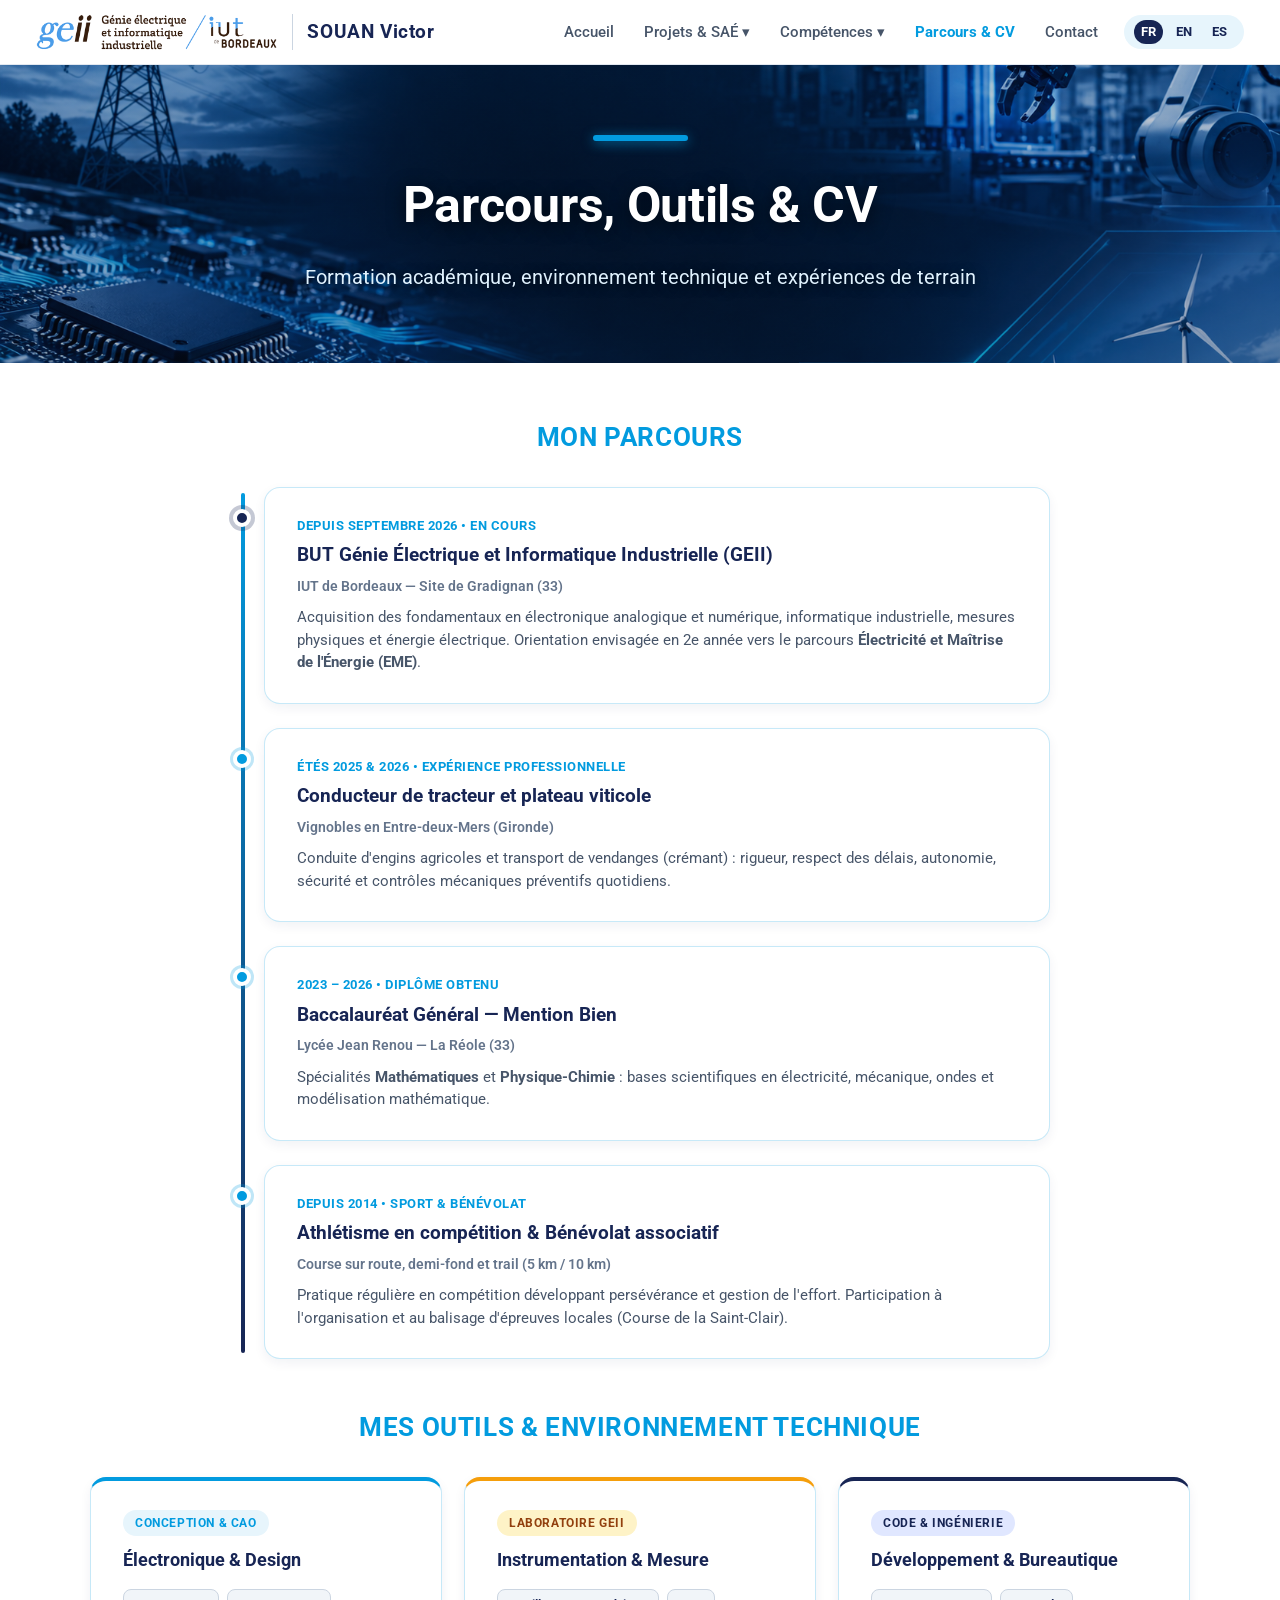
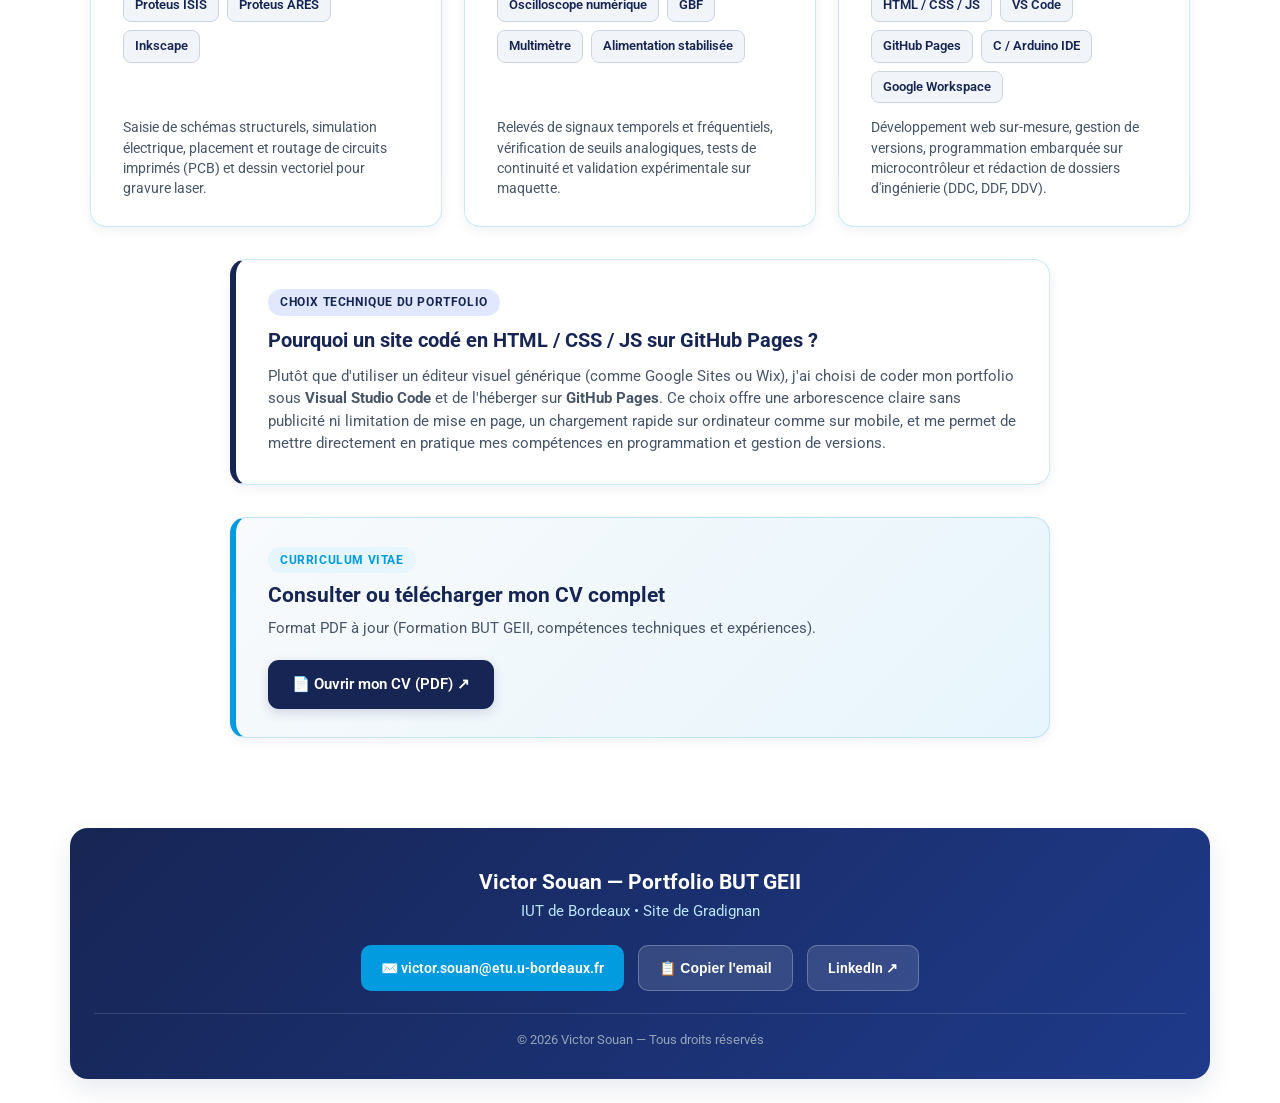
<file: parcours.html>
<!DOCTYPE html>
<html lang="fr">
<head>
  <meta charset="UTF-8">
  <meta name="viewport" content="width=device-width, initial-scale=1.0">
  <title>Parcours, Outils &amp; CV — SOUAN Victor</title>
  <link href="https://fonts.googleapis.com/css2?family=Open+Sans:wght@400;600;700&family=Roboto:wght@400;500;700&display=swap" rel="stylesheet">
  <link rel="stylesheet" href="style.css">
  <style>
    .hero-sub {
      min-height: 280px !important;
      padding: 70px 20px !important;
    }

    .v-timeline {
      position: relative;
      max-width: 820px;
      margin: 0 auto 48px;
      padding-left: 34px;
    }

    .v-timeline::before {
      content: '';
      position: absolute;
      left: 11px;
      top: 6px;
      bottom: 6px;
      width: 4px;
      background: linear-gradient(to bottom, var(--primary), var(--navy));
      border-radius: 4px;
    }

    .v-item {
      position: relative;
      margin-bottom: 24px;
    }

    .v-dot {
      position: absolute;
      left: -31px;
      top: 22px;
      width: 18px;
      height: 18px;
      border-radius: 50%;
      background: var(--primary);
      border: 4px solid #ffffff;
      box-shadow: 0 0 0 3px rgba(2, 155, 223, 0.25);
    }

    .v-item.current .v-dot {
      background: var(--navy);
      box-shadow: 0 0 0 4px rgba(23, 37, 84, 0.25);
    }

    .v-date {
      font-size: 13px;
      font-weight: 700;
      color: var(--primary);
      text-transform: uppercase;
      letter-spacing: 0.5px;
      margin-bottom: 4px;
    }

    .v-item h3 {
      font-size: 19px;
      color: var(--navy);
      margin-bottom: 4px;
    }

    .v-place {
      font-size: 14px;
      font-weight: 600;
      color: #64748b;
      margin-bottom: 10px;
    }

    .v-item p {
      font-size: 14.5px;
      color: var(--text-muted);
      line-height: 1.55;
    }

    .tools-grid {
      display: grid;
      grid-template-columns: repeat(3, 1fr);
      gap: 22px;
      margin-bottom: 32px;
    }

    .tool-card {
      border-top: 4px solid var(--primary);
      display: flex;
      flex-direction: column;
      justify-content: space-between;
    }

    .tool-card.lab { border-top-color: #f59e0b; }
    .tool-card.dev { border-top-color: var(--navy); }

    .tool-card h3 {
      color: var(--navy);
      font-size: 18px;
      margin: 10px 0 14px;
    }

    .tool-tags {
      display: flex;
      flex-wrap: wrap;
      gap: 8px;
      margin-bottom: 14px;
    }

    .tool-pill {
      background: #f1f5f9;
      color: var(--navy);
      border: 1px solid #cbd5e1;
      padding: 5px 11px;
      border-radius: 8px;
      font-size: 13px;
      font-weight: 600;
    }

    .tool-card p {
      font-size: 13.5px;
      color: var(--text-muted);
      line-height: 1.5;
    }

    .platform-card {
      max-width: 820px;
      margin: 0 auto 32px;
      border-left: 6px solid var(--navy);
    }

    .platform-card h3 {
      color: var(--navy);
      font-size: 20px;
      margin: 8px 0 10px;
    }

    .platform-card p {
      font-size: 14.5px;
      color: var(--text-muted);
      line-height: 1.55;
    }

    .cv-banner {
      max-width: 820px;
      margin: 0 auto;
      background: linear-gradient(135deg, #f8fafc 0%, #e7f5fc 100%);
      border-left: 6px solid var(--primary);
      display: flex;
      justify-content: space-between;
      align-items: center;
      flex-wrap: wrap;
      gap: 20px;
    }

    @media (max-width: 860px) {
      .tools-grid { grid-template-columns: 1fr; }
    }
  </style>
</head>
<body>

  <header>
    <a href="index.html" class="brand">
      <img src="logoGEII_retina.png" alt="Logo GEII IUT de Bordeaux" class="brand-logo">
      <span>SOUAN Victor</span>
    </a>
    <button class="menu-toggle" aria-label="Menu">☰</button>
    <nav>
      <ul>
        <li><a href="index.html">Accueil</a></li>
        <li>
          <a href="projets.html">Projets &amp; SAÉ ▾</a>
          <ul class="dropdown-menu">
            <li><a href="projets.html">Tous les projets</a></li>
            <li><a href="sae-s1.html">SAÉ S1 — Thermomètre de bain</a></li>
          </ul>
        </li>
        <li>
          <a href="competences.html">Compétences ▾</a>
          <ul class="dropdown-menu">
            <li><a href="competences.html">Vue d'ensemble</a></li>
            <li><a href="comp-concevoir.html">Concevoir (C.1 à C.4)</a></li>
            <li><a href="comp-verifier.html">Vérifier (V.1 à V.2)</a></li>
            <li><a href="comp-manager.html">Manager (G.1 à G.3)</a></li>
          </ul>
        </li>
        <li><a href="parcours.html" class="active">Parcours &amp; CV</a></li>
        <li><a href="contact.html">Contact</a></li>
        <li class="lang-switch">
          <a href="index.html" class="active-lang">FR</a>
          <a href="index-en.html">EN</a>
          <a href="index-es.html">ES</a>
        </li>
      </ul>
    </nav>
  </header>

  <section class="hero hero-sub">
    <div class="hero-bar"></div>
    <h1>Parcours, Outils &amp; CV</h1>
    <p>Formation académique, environnement technique et expériences de terrain</p>
  </section>

  <div class="container">
    <h2 class="section-title reveal">Mon parcours</h2>

    <div class="v-timeline">
      <div class="v-item current reveal">
        <div class="v-dot"></div>
        <div class="card">
          <div class="v-date">Depuis septembre 2026 • En cours</div>
          <h3>BUT Génie Électrique et Informatique Industrielle (GEII)</h3>
          <div class="v-place">IUT de Bordeaux — Site de Gradignan (33)</div>
          <p>Acquisition des fondamentaux en électronique analogique et numérique, informatique industrielle, mesures physiques et énergie électrique. Orientation envisagée en 2e année vers le parcours <strong>Électricité et Maîtrise de l'Énergie (EME)</strong>.</p>
        </div>
      </div>

      <div class="v-item reveal">
        <div class="v-dot"></div>
        <div class="card">
          <div class="v-date">Étés 2025 &amp; 2026 • Expérience professionnelle</div>
          <h3>Conducteur de tracteur et plateau viticole</h3>
          <div class="v-place">Vignobles en Entre-deux-Mers (Gironde)</div>
          <p>Conduite d'engins agricoles et transport de vendanges (crémant) : rigueur, respect des délais, autonomie, sécurité et contrôles mécaniques préventifs quotidiens.</p>
        </div>
      </div>

      <div class="v-item reveal">
        <div class="v-dot"></div>
        <div class="card">
          <div class="v-date">2023 – 2026 • Diplôme obtenu</div>
          <h3>Baccalauréat Général — Mention Bien</h3>
          <div class="v-place">Lycée Jean Renou — La Réole (33)</div>
          <p>Spécialités <strong>Mathématiques</strong> et <strong>Physique-Chimie</strong> : bases scientifiques en électricité, mécanique, ondes et modélisation mathématique.</p>
        </div>
      </div>

      <div class="v-item reveal">
        <div class="v-dot"></div>
        <div class="card">
          <div class="v-date">Depuis 2014 • Sport &amp; Bénévolat</div>
          <h3>Athlétisme en compétition &amp; Bénévolat associatif</h3>
          <div class="v-place">Course sur route, demi-fond et trail (5 km / 10 km)</div>
          <p>Pratique régulière en compétition développant persévérance et gestion de l'effort. Participation à l'organisation et au balisage d'épreuves locales (Course de la Saint-Clair).</p>
        </div>
      </div>
    </div>

    <h2 class="section-title reveal">Mes outils &amp; Environnement technique</h2>
    <div class="tools-grid">
      <div class="card tool-card reveal">
        <div>
          <span class="badge badge-blue">Conception &amp; CAO</span>
          <h3>Électronique &amp; Design</h3>
          <div class="tool-tags">
            <span class="tool-pill">Proteus ISIS</span>
            <span class="tool-pill">Proteus ARES</span>
            <span class="tool-pill">Inkscape</span>
          </div>
        </div>
        <p>Saisie de schémas structurels, simulation électrique, placement et routage de circuits imprimés (PCB) et dessin vectoriel pour gravure laser.</p>
      </div>

      <div class="card tool-card lab reveal">
        <div>
          <span class="badge badge-amber">Laboratoire GEII</span>
          <h3>Instrumentation &amp; Mesure</h3>
          <div class="tool-tags">
            <span class="tool-pill">Oscilloscope numérique</span>
            <span class="tool-pill">GBF</span>
            <span class="tool-pill">Multimètre</span>
            <span class="tool-pill">Alimentation stabilisée</span>
          </div>
        </div>
        <p>Relevés de signaux temporels et fréquentiels, vérification de seuils analogiques, tests de continuité et validation expérimentale sur maquette.</p>
      </div>

      <div class="card tool-card dev reveal">
        <div>
          <span class="badge badge-navy">Code &amp; Ingénierie</span>
          <h3>Développement &amp; Bureautique</h3>
          <div class="tool-tags">
            <span class="tool-pill">HTML / CSS / JS</span>
            <span class="tool-pill">VS Code</span>
            <span class="tool-pill">GitHub Pages</span>
            <span class="tool-pill">C / Arduino IDE</span>
            <span class="tool-pill">Google Workspace</span>
          </div>
        </div>
        <p>Développement web sur-mesure, gestion de versions, programmation embarquée sur microcontrôleur et rédaction de dossiers d'ingénierie (DDC, DDF, DDV).</p>
      </div>
    </div>

    <div class="card platform-card reveal" id="plateforme">
      <span class="badge badge-navy">Choix technique du Portfolio</span>
      <h3>Pourquoi un site codé en HTML / CSS / JS sur GitHub Pages ?</h3>
      <p>
        Plutôt que d'utiliser un éditeur visuel générique (comme Google Sites ou Wix), j'ai choisi de coder mon portfolio sous <strong>Visual Studio Code</strong> et de l'héberger sur <strong>GitHub Pages</strong>. Ce choix offre une arborescence claire sans publicité ni limitation de mise en page, un chargement rapide sur ordinateur comme sur mobile, et me permet de mettre directement en pratique mes compétences en programmation et gestion de versions.
      </p>
    </div>

    <div class="card cv-banner reveal">
      <div>
        <span class="badge badge-blue">Curriculum Vitae</span>
        <h3 style="color: var(--navy); font-size: 21px; margin-top: 6px;">Consulter ou télécharger mon CV complet</h3>
        <p style="font-size: 14.5px; color: var(--text-muted); margin-top: 4px;">Format PDF à jour (Formation BUT GEII, compétences techniques et expériences).</p>
      </div>
      <a href="https://drive.google.com/file/d/1WzoYddrsvxdekkOzyr0ID587YM53Q3Lj/view?usp=sharing" target="_blank" rel="noopener noreferrer" class="btn-navy">
        📄 Ouvrir mon CV (PDF) ↗
      </a>
    </div>
  </div>

  <footer>
    <div class="footer-card">
      <h3 style="font-size: 21px;">Victor Souan — Portfolio BUT GEII</h3>
      <p style="font-size: 14.5px; color: #bae6fd;">IUT de Bordeaux • Site de Gradignan</p>
      <div class="footer-actions">
        <a href="mailto:victor.souan@etu.u-bordeaux.fr" class="footer-btn btn-mail">✉️ victor.souan@etu.u-bordeaux.fr</a>
        <button class="footer-btn btn-in" data-copy-email="victor.souan@etu.u-bordeaux.fr">📋 Copier l'email</button>
        <a href="https://www.linkedin.com/in/victor-souan/" target="_blank" rel="noopener noreferrer" class="footer-btn btn-in">LinkedIn ↗</a>
      </div>
      <p style="font-size: 13px; color: #94a3b8; border-top: 1px solid rgba(255,255,255,0.15); padding-top: 16px;">© 2026 Victor Souan — Tous droits réservés</p>
    </div>
  </footer>

  <button id="backToTop" title="Haut de page">↑</button>
  <script src="script.js"></script>
</body>
</html>
</file>
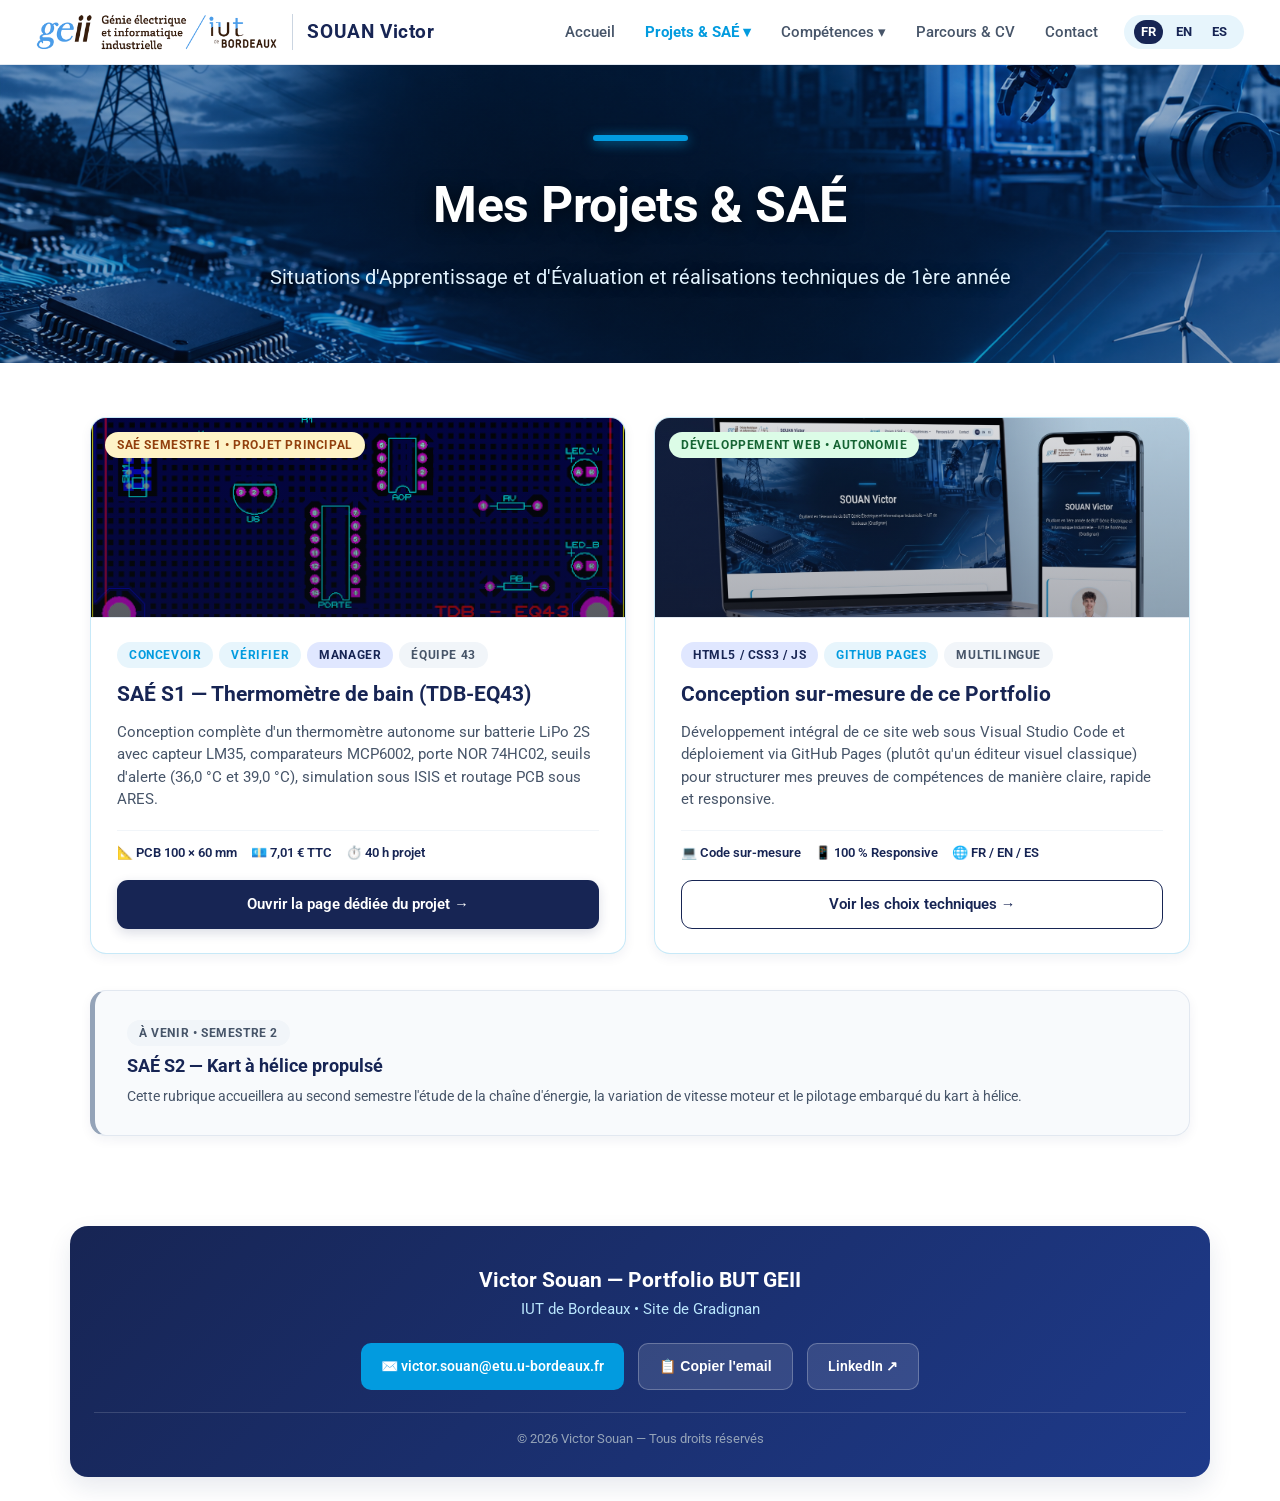
<file: projets.html>
<!DOCTYPE html>
<html lang="fr">
<head>
  <meta charset="UTF-8">
  <meta name="viewport" content="width=device-width, initial-scale=1.0">
  <title>Projets &amp; SAÉ — SOUAN Victor</title>
  <link href="https://fonts.googleapis.com/css2?family=Open+Sans:wght@400;600;700&family=Roboto:wght@400;500;700&display=swap" rel="stylesheet">
  <link rel="stylesheet" href="style.css">
  <style>
    .hero-sub {
      min-height: 280px !important;
      padding: 70px 20px !important;
    }

    .projects-grid {
      display: grid;
      grid-template-columns: repeat(2, 1fr);
      gap: 28px;
      margin-bottom: 36px;
    }

    .project-card {
      display: flex;
      flex-direction: column;
      justify-content: space-between;
      padding: 0;
      overflow: hidden;
    }

    .project-banner {
      height: 200px;
      background-color: #0f172a;
      background-size: cover;
      background-position: center;
      position: relative;
      border-bottom: 1px solid #e2e8f0;
    }

    .project-banner-badge {
      position: absolute;
      top: 14px;
      left: 14px;
    }

    .project-content {
      padding: 24px 26px;
      display: flex;
      flex-direction: column;
      flex-grow: 1;
      justify-content: space-between;
      gap: 18px;
    }

    .project-tags {
      display: flex;
      flex-wrap: wrap;
      gap: 6px;
      margin-bottom: 10px;
    }

    .project-content h2 {
      font-size: 21px;
      color: var(--navy);
      margin-bottom: 10px;
    }

    .project-content p {
      font-size: 14.5px;
      color: var(--text-muted);
      line-height: 1.55;
    }

    .project-specs {
      display: flex;
      flex-wrap: wrap;
      gap: 14px;
      padding-top: 12px;
      border-top: 1px solid #f1f5f9;
      font-size: 13px;
      color: var(--navy);
      font-weight: 600;
    }

    .next-sae-banner {
      background: #f8fafc;
      border: 1px solid #e2e8f0;
      border-left: 5px solid #94a3b8;
      display: flex;
      justify-content: space-between;
      align-items: center;
      flex-wrap: wrap;
      gap: 16px;
    }

    @media (max-width: 820px) {
      .projects-grid { grid-template-columns: 1fr; }
    }
  </style>
</head>
<body>

  <header>
    <a href="index.html" class="brand">
      <img src="logoGEII_retina.png" alt="Logo GEII IUT de Bordeaux" class="brand-logo">
      <span>SOUAN Victor</span>
    </a>
    <button class="menu-toggle" aria-label="Menu">☰</button>
    <nav>
      <ul>
        <li><a href="index.html">Accueil</a></li>
        <li>
          <a href="projets.html" class="active">Projets &amp; SAÉ ▾</a>
          <ul class="dropdown-menu">
            <li><a href="projets.html">Tous les projets</a></li>
            <li><a href="sae-s1.html">SAÉ S1 — Thermomètre de bain</a></li>
          </ul>
        </li>
        <li>
          <a href="competences.html">Compétences ▾</a>
          <ul class="dropdown-menu">
            <li><a href="competences.html">Vue d'ensemble</a></li>
            <li><a href="comp-concevoir.html">Concevoir (C.1 à C.4)</a></li>
            <li><a href="comp-verifier.html">Vérifier (V.1 à V.2)</a></li>
            <li><a href="comp-manager.html">Manager (G.1 à G.3)</a></li>
          </ul>
        </li>
        <li><a href="parcours.html">Parcours &amp; CV</a></li>
        <li><a href="contact.html">Contact</a></li>
        <li class="lang-switch">
          <a href="index.html" class="active-lang">FR</a>
          <a href="index-en.html">EN</a>
          <a href="index-es.html">ES</a>
        </li>
      </ul>
    </nav>
  </header>

  <section class="hero hero-sub">
    <div class="hero-bar"></div>
    <h1>Mes Projets &amp; SAÉ</h1>
    <p>Situations d'Apprentissage et d'Évaluation et réalisations techniques de 1ère année</p>
  </section>

  <div class="container">
    <div class="projects-grid">
      <article class="card project-card reveal">
        <div>
          <div class="project-banner" style="background-image: linear-gradient(rgba(15,23,42,0.15), rgba(15,23,42,0.35)), url('pcb-ares.png');">
            <span class="badge badge-amber project-banner-badge">SAÉ Semestre 1 • Projet principal</span>
          </div>
          <div class="project-content">
            <div>
              <div class="project-tags">
                <span class="badge badge-blue">Concevoir</span>
                <span class="badge badge-blue">Vérifier</span>
                <span class="badge badge-navy">Manager</span>
                <span class="badge badge-gray">Équipe 43</span>
              </div>
              <h2>SAÉ S1 — Thermomètre de bain (TDB-EQ43)</h2>
              <p>Conception complète d'un thermomètre autonome sur batterie LiPo 2S avec capteur LM35, comparateurs MCP6002, porte NOR 74HC02, seuils d'alerte (36,0 °C et 39,0 °C), simulation sous ISIS et routage PCB sous ARES.</p>
            </div>
            <div>
              <div class="project-specs" style="margin-bottom: 16px;">
                <span>📐 PCB 100 × 60 mm</span>
                <span>💶 7,01 € TTC</span>
                <span>⏱️ 40 h projet</span>
              </div>
              <a href="sae-s1.html" class="btn-navy" style="width: 100%;">Ouvrir la page dédiée du projet →</a>
            </div>
          </div>
        </div>
      </article>

      <article class="card project-card reveal">
        <div>
          <div class="project-banner" style="background-image: linear-gradient(rgba(15,23,42,0.15), rgba(15,23,42,0.35)), url('portfolio-code.jpg');">
            <span class="badge badge-green project-banner-badge">Développement Web • Autonomie</span>
          </div>
          <div class="project-content">
            <div>
              <div class="project-tags">
                <span class="badge badge-navy">HTML5 / CSS3 / JS</span>
                <span class="badge badge-blue">GitHub Pages</span>
                <span class="badge badge-gray">Multilingue</span>
              </div>
              <h2>Conception sur-mesure de ce Portfolio</h2>
              <p>Développement intégral de ce site web sous Visual Studio Code et déploiement via GitHub Pages (plutôt qu'un éditeur visuel classique) pour structurer mes preuves de compétences de manière claire, rapide et responsive.</p>
            </div>
            <div>
              <div class="project-specs" style="margin-bottom: 16px;">
                <span>💻 Code sur-mesure</span>
                <span>📱 100 % Responsive</span>
                <span>🌐 FR / EN / ES</span>
              </div>
              <a href="parcours.html#plateforme" class="btn-outline" style="width: 100%;">Voir les choix techniques →</a>
            </div>
          </div>
        </div>
      </article>
    </div>

    <div class="card next-sae-banner reveal">
      <div>
        <span class="badge badge-gray">À venir • Semestre 2</span>
        <h3 style="color: var(--navy); font-size: 18px; margin-top: 6px;">SAÉ S2 — Kart à hélice propulsé</h3>
        <p style="font-size: 14px; color: var(--text-muted); margin-top: 4px;">
          Cette rubrique accueillera au second semestre l'étude de la chaîne d'énergie, la variation de vitesse moteur et le pilotage embarqué du kart à hélice.
        </p>
      </div>
    </div>
  </div>

  <footer>
    <div class="footer-card">
      <h3 style="font-size: 21px;">Victor Souan — Portfolio BUT GEII</h3>
      <p style="font-size: 14.5px; color: #bae6fd;">IUT de Bordeaux • Site de Gradignan</p>
      <div class="footer-actions">
        <a href="mailto:victor.souan@etu.u-bordeaux.fr" class="footer-btn btn-mail">✉️ victor.souan@etu.u-bordeaux.fr</a>
        <button class="footer-btn btn-in" data-copy-email="victor.souan@etu.u-bordeaux.fr">📋 Copier l'email</button>
        <a href="https://www.linkedin.com/in/victor-souan/" target="_blank" rel="noopener noreferrer" class="footer-btn btn-in">LinkedIn ↗</a>
      </div>
      <p style="font-size: 13px; color: #94a3b8; border-top: 1px solid rgba(255,255,255,0.15); padding-top: 16px;">© 2026 Victor Souan — Tous droits réservés</p>
    </div>
  </footer>

  <button id="backToTop" title="Haut de page">↑</button>
  <script src="script.js"></script>
</body>
</html>
</file>
<file: style.css>
:root {
  --primary: #029bdf;
  --primary-hover: #0284c7;
  --navy: #172554;
  --navy-light: #1e3a8a;
  --bg-ice: #e7f5fc;
  --text-dark: #1e293b;
  --text-muted: #475569;
  --border-light: rgba(2, 155, 223, 0.22);
  --shadow-sm: 0 4px 12px rgba(23, 37, 84, 0.06);
  --shadow-md: 0 10px 25px rgba(23, 37, 84, 0.1);
}

* {
  box-sizing: border-box;
  margin: 0;
  padding: 0;
}

html {
  scroll-behavior: smooth;
}

body {
  font-family: 'Roboto', 'Open Sans', Arial, sans-serif;
  color: var(--text-dark);
  background: #ffffff;
  line-height: 1.6;
  overflow-x: hidden;
}

/* --- ANIMATIONS AU SCROLL --- */
.reveal {
  opacity: 0;
  transform: translateY(24px);
  transition: opacity 0.6s ease, transform 0.6s ease;
}

.reveal.visible {
  opacity: 1;
  transform: translateY(0);
}

/* --- HEADER & NAVIGATION --- */
header {
  position: sticky;
  top: 0;
  z-index: 1000;
  background: rgba(255, 255, 255, 0.96);
  backdrop-filter: blur(10px);
  border-bottom: 1px solid #e2e8f0;
  padding: 12px 36px;
  display: flex;
  justify-content: space-between;
  align-items: center;
}

.brand {
  display: flex;
  align-items: center;
  gap: 14px;
  text-decoration: none;
  color: var(--navy);
  font-size: 19px;
  font-weight: 700;
  letter-spacing: 0.6px;
}

.brand-logo {
  height: 36px;
  width: auto;
  display: block;
  padding-right: 14px;
  border-right: 1.5px solid #cbd5e1;
}

.lang-switch {
  display: inline-flex;
  align-items: center;
  gap: 6px;
  background: var(--bg-ice);
  padding: 5px 10px;
  border-radius: 99px;
  font-size: 12.5px;
  font-weight: 700;
}

.lang-switch a {
  padding: 2px 7px;
  border-radius: 99px;
  color: var(--navy);
  text-decoration: none;
  font-size: 12.5px;
  font-weight: 700;
}

.lang-switch a.active-lang {
  background: var(--navy);
  color: #ffffff;
}

nav > ul {
  list-style: none;
  display: flex;
  gap: 22px;
  align-items: center;
}

nav li {
  position: relative;
}

nav a {
  text-decoration: none;
  color: var(--text-muted);
  font-size: 15px;
  font-weight: 500;
  padding: 8px 4px;
  display: inline-block;
  transition: color 0.2s;
}

nav a:hover, nav a.active {
  color: var(--primary);
  font-weight: 700;
}

.dropdown-menu {
  display: none;
  position: absolute;
  top: 100%;
  left: 0;
  background: #ffffff;
  min-width: 225px;
  border: 1px solid #e2e8f0;
  border-radius: 12px;
  box-shadow: var(--shadow-md);
  list-style: none;
  padding: 8px 0;
  z-index: 1100;
}

nav li:hover .dropdown-menu {
  display: block;
}

.dropdown-menu a {
  display: block;
  padding: 9px 18px;
  font-size: 14px;
}

.dropdown-menu a:hover {
  background: var(--bg-ice);
  color: var(--navy);
}

.menu-toggle {
  display: none;
  background: none;
  border: 1px solid #cbd5e1;
  border-radius: 8px;
  padding: 6px 12px;
  font-size: 20px;
  cursor: pointer;
  color: var(--navy);
}

/* --- HERO BANNER EN GRAND FORMAT --- */
.hero {
  background: linear-gradient(rgba(10, 18, 36, 0.18), rgba(10, 18, 36, 0.28)),
              url('banniere-geii.png') center/cover no-repeat;
  color: #ffffff;
  text-align: center;
  padding: 120px 20px;
  min-height: 82vh;
  display: flex;
  flex-direction: column;
  justify-content: center;
  align-items: center;
}

.hero-bar {
  width: 95px;
  height: 6px;
  background: var(--primary);
  margin: 0 auto 24px;
  border-radius: 3px;
  box-shadow: 0 2px 12px rgba(2, 155, 223, 0.7);
}

.hero h1 {
  font-size: 50px;
  font-weight: 700;
  margin-bottom: 16px;
  letter-spacing: -0.3px;
  text-shadow: 0 3px 18px rgba(0, 0, 0, 0.65);
}

.hero p {
  font-size: 20px;
  color: #e0f2fe;
  max-width: 780px;
  margin: 0 auto;
  text-shadow: 0 2px 12px rgba(0, 0, 0, 0.65);
}

/* --- CONTENEURS & CARTES --- */
.container {
  max-width: 1140px;
  margin: 0 auto;
  padding: 54px 20px;
}

.section-ice {
  background: var(--bg-ice);
  padding: 54px 20px;
}

.section-title {
  text-align: center;
  font-size: 26px;
  font-weight: 700;
  color: var(--primary);
  text-transform: uppercase;
  letter-spacing: 0.6px;
  margin-bottom: 28px;
}

.card {
  background: #ffffff;
  border-radius: 16px;
  padding: 28px 32px;
  border: 1px solid var(--border-light);
  box-shadow: var(--shadow-sm);
  transition: transform 0.25s ease, box-shadow 0.25s ease;
}

.card:hover {
  box-shadow: var(--shadow-md);
}

/* --- BADGES & BOUTONS --- */
.badge {
  display: inline-block;
  padding: 4px 12px;
  border-radius: 99px;
  font-size: 11.5px;
  font-weight: 700;
  letter-spacing: 0.6px;
  text-transform: uppercase;
}

.badge-blue { background: var(--bg-ice); color: var(--primary); }
.badge-navy { background: #e0e7ff; color: var(--navy); }
.badge-green { background: #dcfce7; color: #166534; }
.badge-amber { background: #fef3c7; color: #92400e; }
.badge-gray { background: #f1f5f9; color: #475569; }

.btn-navy {
  display: inline-flex;
  align-items: center;
  justify-content: center;
  gap: 10px;
  background: var(--navy);
  color: #ffffff;
  text-decoration: none;
  font-size: 14.5px;
  font-weight: 600;
  padding: 13px 24px;
  border-radius: 11px;
  border: none;
  cursor: pointer;
  transition: all 0.25s ease;
  box-shadow: 0 4px 12px rgba(23, 37, 84, 0.16);
}

.btn-navy:hover {
  background: #2563eb;
  transform: translateY(-2px);
  box-shadow: 0 8px 20px rgba(37, 99, 235, 0.25);
}

.btn-outline {
  display: inline-flex;
  align-items: center;
  justify-content: center;
  gap: 8px;
  background: #ffffff;
  color: var(--navy);
  text-decoration: none;
  font-size: 14.5px;
  font-weight: 600;
  padding: 12px 22px;
  border-radius: 11px;
  border: 1.5px solid var(--navy);
  cursor: pointer;
  transition: all 0.25s ease;
}

.btn-outline:hover {
  background: var(--navy);
  color: #ffffff;
}

/* --- VISIONNEUSE PLEIN ÉCRAN (LIGHTBOX) --- */
.proof-img {
  cursor: zoom-in;
  transition: transform 0.25s ease, box-shadow 0.25s ease;
}

.proof-img:hover {
  transform: scale(1.02);
  box-shadow: 0 8px 20px rgba(2, 155, 223, 0.25);
}

#imageLightbox {
  position: fixed;
  inset: 0;
  background: rgba(15, 23, 42, 0.92);
  backdrop-filter: blur(6px);
  display: none;
  flex-direction: column;
  justify-content: center;
  align-items: center;
  padding: 24px;
  z-index: 2000;
}

#imageLightbox.active {
  display: flex;
  animation: fadeInZoom 0.22s ease;
}

@keyframes fadeInZoom {
  from { opacity: 0; transform: scale(0.96); }
  to { opacity: 1; transform: scale(1); }
}

#lightboxImg {
  max-width: 92vw;
  max-height: 80vh;
  border-radius: 12px;
  border: 2px solid rgba(255, 255, 255, 0.2);
  box-shadow: 0 20px 50px rgba(0, 0, 0, 0.6);
  background: #ffffff;
}

#lightboxCaption {
  color: #e0f2fe;
  font-size: 16px;
  font-weight: 600;
  margin-top: 16px;
  text-align: center;
}

#lightboxClose {
  position: absolute;
  top: 22px;
  right: 28px;
  background: rgba(255, 255, 255, 0.15);
  color: #ffffff;
  border: 1px solid rgba(255, 255, 255, 0.3);
  border-radius: 50%;
  width: 44px;
  height: 44px;
  font-size: 20px;
  cursor: pointer;
  transition: 0.2s;
}

#lightboxClose:hover {
  background: var(--primary);
}

/* --- BOUTON RETOUR EN HAUT --- */
#backToTop {
  position: fixed;
  bottom: 24px;
  right: 24px;
  width: 44px;
  height: 44px;
  border-radius: 50%;
  background: var(--navy);
  color: #ffffff;
  border: none;
  font-size: 18px;
  cursor: pointer;
  box-shadow: var(--shadow-md);
  opacity: 0;
  pointer-events: none;
  transition: 0.3s;
  z-index: 999;
}

#backToTop.show {
  opacity: 1;
  pointer-events: auto;
}

#backToTop:hover {
  background: var(--primary);
  transform: translateY(-3px);
}

/* --- FOOTER --- */
footer {
  padding: 36px 20px 24px;
  background: #ffffff;
}

.footer-card {
  max-width: 1140px;
  margin: 0 auto;
  background: linear-gradient(135deg, var(--navy) 0%, var(--navy-light) 100%);
  color: #ffffff;
  padding: 38px 24px 28px;
  border-radius: 18px;
  text-align: center;
  box-shadow: var(--shadow-md);
}

.footer-actions {
  display: flex;
  justify-content: center;
  flex-wrap: wrap;
  gap: 14px;
  margin: 22px 0;
}

.footer-btn {
  display: inline-flex;
  align-items: center;
  gap: 8px;
  padding: 11px 20px;
  border-radius: 10px;
  font-size: 14px;
  font-weight: 600;
  text-decoration: none;
  border: none;
  cursor: pointer;
  transition: 0.25s;
}

.btn-mail { background: var(--primary); color: #ffffff; }
.btn-mail:hover { background: #38bdf8; color: #0f172a; }
.btn-in { background: rgba(255,255,255,0.12); color: #ffffff; border: 1px solid rgba(255,255,255,0.25); }
.btn-in:hover { background: #ffffff; color: var(--navy); }

/* --- RESPONSIVE MOBILE --- */
@media (max-width: 820px) {
  header { padding: 12px 18px; }
  .brand-logo { height: 28px; padding-right: 10px; }
  .brand { font-size: 16px; gap: 10px; }
  .menu-toggle { display: block; }
  nav {
    display: none;
    width: 100%;
    padding-top: 12px;
  }
  nav.open { display: block; }
  nav > ul { flex-direction: column; align-items: flex-start; gap: 6px; }
  .dropdown-menu {
    position: static;
    box-shadow: none;
    border: none;
    padding-left: 16px;
    display: block;
  }
  .hero h1 { font-size: 32px; }
  .hero p { font-size: 16px; }
  .hero { padding: 80px 16px; min-height: 55vh; }

}
/* === ZOOM PLEIN ÉCRAN (LIGHTBOX) SUR LES PREUVES === */
.proof-img,
.sim-card img,
.pcb-figure img {
  cursor: zoom-in;
  transition: transform 0.2s ease, box-shadow 0.2s ease;
}

.proof-img:hover,
.sim-card img:hover,
.pcb-figure img:hover {
  transform: scale(1.015);
  box-shadow: 0 8px 20px rgba(23, 37, 84, 0.15);
}

.lightbox-overlay {
  position: fixed;
  inset: 0;
  background: rgba(15, 23, 42, 0.92);
  display: flex;
  flex-direction: column;
  align-items: center;
  justify-content: center;
  padding: 24px;
  z-index: 9999;
  opacity: 0;
  visibility: hidden;
  transition: opacity 0.25s ease, visibility 0.25s ease;
}

.lightbox-overlay.open {
  opacity: 1;
  visibility: visible;
}

.lightbox-overlay img {
  max-width: 92vw;
  max-height: 82vh;
  border-radius: 12px;
  background: #ffffff;
  box-shadow: 0 20px 50px rgba(0, 0, 0, 0.5);
  object-fit: contain;
}

.lightbox-caption {
  color: #f8fafc;
  font-size: 15px;
  font-weight: 600;
  margin-top: 14px;
  text-align: center;
}

.lightbox-close {
  position: absolute;
  top: 20px;
  right: 26px;
  background: rgba(255, 255, 255, 0.15);
  color: #ffffff;
  border: none;
  border-radius: 50%;
  width: 42px;
  height: 42px;
  font-size: 22px;
  cursor: pointer;
  transition: background 0.2s;
}

.lightbox-close:hover {
  background: var(--primary);
}
/* === BARRE DE NAVIGATION TRANSLUCIDE AU SCROLL === */
header {
  transition: background-color 0.25s ease, box-shadow 0.25s ease, backdrop-filter 0.25s ease;
}

header.scrolled {
  background: rgba(255, 255, 255, 0.85);
  backdrop-filter: blur(10px);
  -webkit-backdrop-filter: blur(10px);
  box-shadow: 0 4px 20px rgba(23, 37, 84, 0.08);
}
/* === BANNIÈRE PLEIN ÉCRAN (ACCUEIL UNIQUEMENT) & INDICATEUR ÉCLAIR === */
html {
  scroll-behavior: smooth;
}

.hero:not(.hero-sub) {
  position: relative;
  min-height: calc(100vh - 64px);
  margin-bottom: 0;
  display: flex;
  flex-direction: column;
  justify-content: center;
  align-items: center;
  padding-bottom: 95px;
}

.scroll-cue {
  position: absolute;
  bottom: 24px;
  left: 50%;
  transform: translateX(-50%);
  display: flex;
  flex-direction: column;
  align-items: center;
  gap: 5px;
  text-decoration: none;
  color: #e0f2fe;
  cursor: pointer;
  z-index: 5;
  transition: color 0.25s ease;
}

.scroll-cue:hover {
  color: #ffffff;
}

.scroll-cue-badge {
  width: 44px;
  height: 44px;
  border-radius: 50%;
  background: rgba(2, 155, 223, 0.22);
  border: 1.5px solid rgba(56, 189, 248, 0.75);
  display: flex;
  align-items: center;
  justify-content: center;
  box-shadow: 0 0 18px rgba(2, 155, 223, 0.45);
  animation: pulseBolt 2s infinite ease-in-out;
}

.bolt-icon {
  width: 21px;
  height: 21px;
  color: #38bdf8;
  fill: rgba(56, 189, 248, 0.25);
  animation: flashBolt 2s infinite ease-in-out;
}

.scroll-cue-text {
  font-size: 11px;
  font-weight: 700;
  text-transform: uppercase;
  letter-spacing: 1.4px;
  opacity: 0.9;
}

.scroll-cue-arrow {
  font-size: 20px;
  line-height: 0.8;
  color: #38bdf8;
  animation: bounceArrow 1.8s infinite ease-in-out;
}

@keyframes pulseBolt {
  0%, 100% {
    transform: scale(1);
    box-shadow: 0 0 14px rgba(2, 155, 223, 0.4);
  }
  50% {
    transform: scale(1.08);
    box-shadow: 0 0 26px rgba(56, 189, 248, 0.85);
  }
}

@keyframes flashBolt {
  0%, 100% {
    color: #38bdf8;
    fill: rgba(56, 189, 248, 0.2);
  }
  50% {
    color: #facc15;
    fill: rgba(250, 204, 21, 0.85);
  }
}

@keyframes bounceArrow {
  0%, 100% {
    transform: translateY(0);
  }
  50% {
    transform: translateY(6px);
  }
}
/* === CORRECTION DU MENU MOBILE (PLEINE LARGEUR SOUS LA BARRE) === */
@media (max-width: 900px) {
  header {
    position: sticky;
    top: 0;
    z-index: 1000;
    background: #ffffff !important;
  }

  header nav {
    position: absolute;
    top: 100%;
    left: 0;
    right: 0;
    width: 100%;
    background: #ffffff;
    border-top: 1px solid #e2e8f0;
    border-bottom: 3px solid var(--primary);
    box-shadow: 0 14px 30px rgba(15, 23, 42, 0.16);
    padding: 12px 20px 20px;
    max-height: calc(100vh - 70px);
    overflow-y: auto;
    z-index: 999;
  }

  header nav ul {
    flex-direction: column;
    align-items: stretch;
    width: 100%;
    gap: 4px;
  }

  header nav ul li {
    width: 100%;
  }

  header nav ul li a {
    display: block;
    width: 100%;
    padding: 10px 12px;
    border-radius: 8px;
    white-space: normal;
  }

  header nav .dropdown-menu {
    position: static;
    width: 100%;
    box-shadow: none;
    border: none;
    border-left: 3px solid var(--primary);
    background: #f8fafc;
    border-radius: 0 8px 8px 0;
    margin: 4px 0 8px 10px;
    padding: 4px 0 4px 8px;
  }

  header nav .dropdown-menu li a {
    font-size: 13.5px;
    padding: 8px 10px;
  }

  header nav .lang-switch {
    display: flex;
    justify-content: flex-start;
    gap: 8px;
    padding-top: 12px;
    margin-top: 8px;
    border-top: 1px solid #e2e8f0;
  }

  header nav .lang-switch a {
    width: auto;
    padding: 6px 14px;
  }
}
</file>
